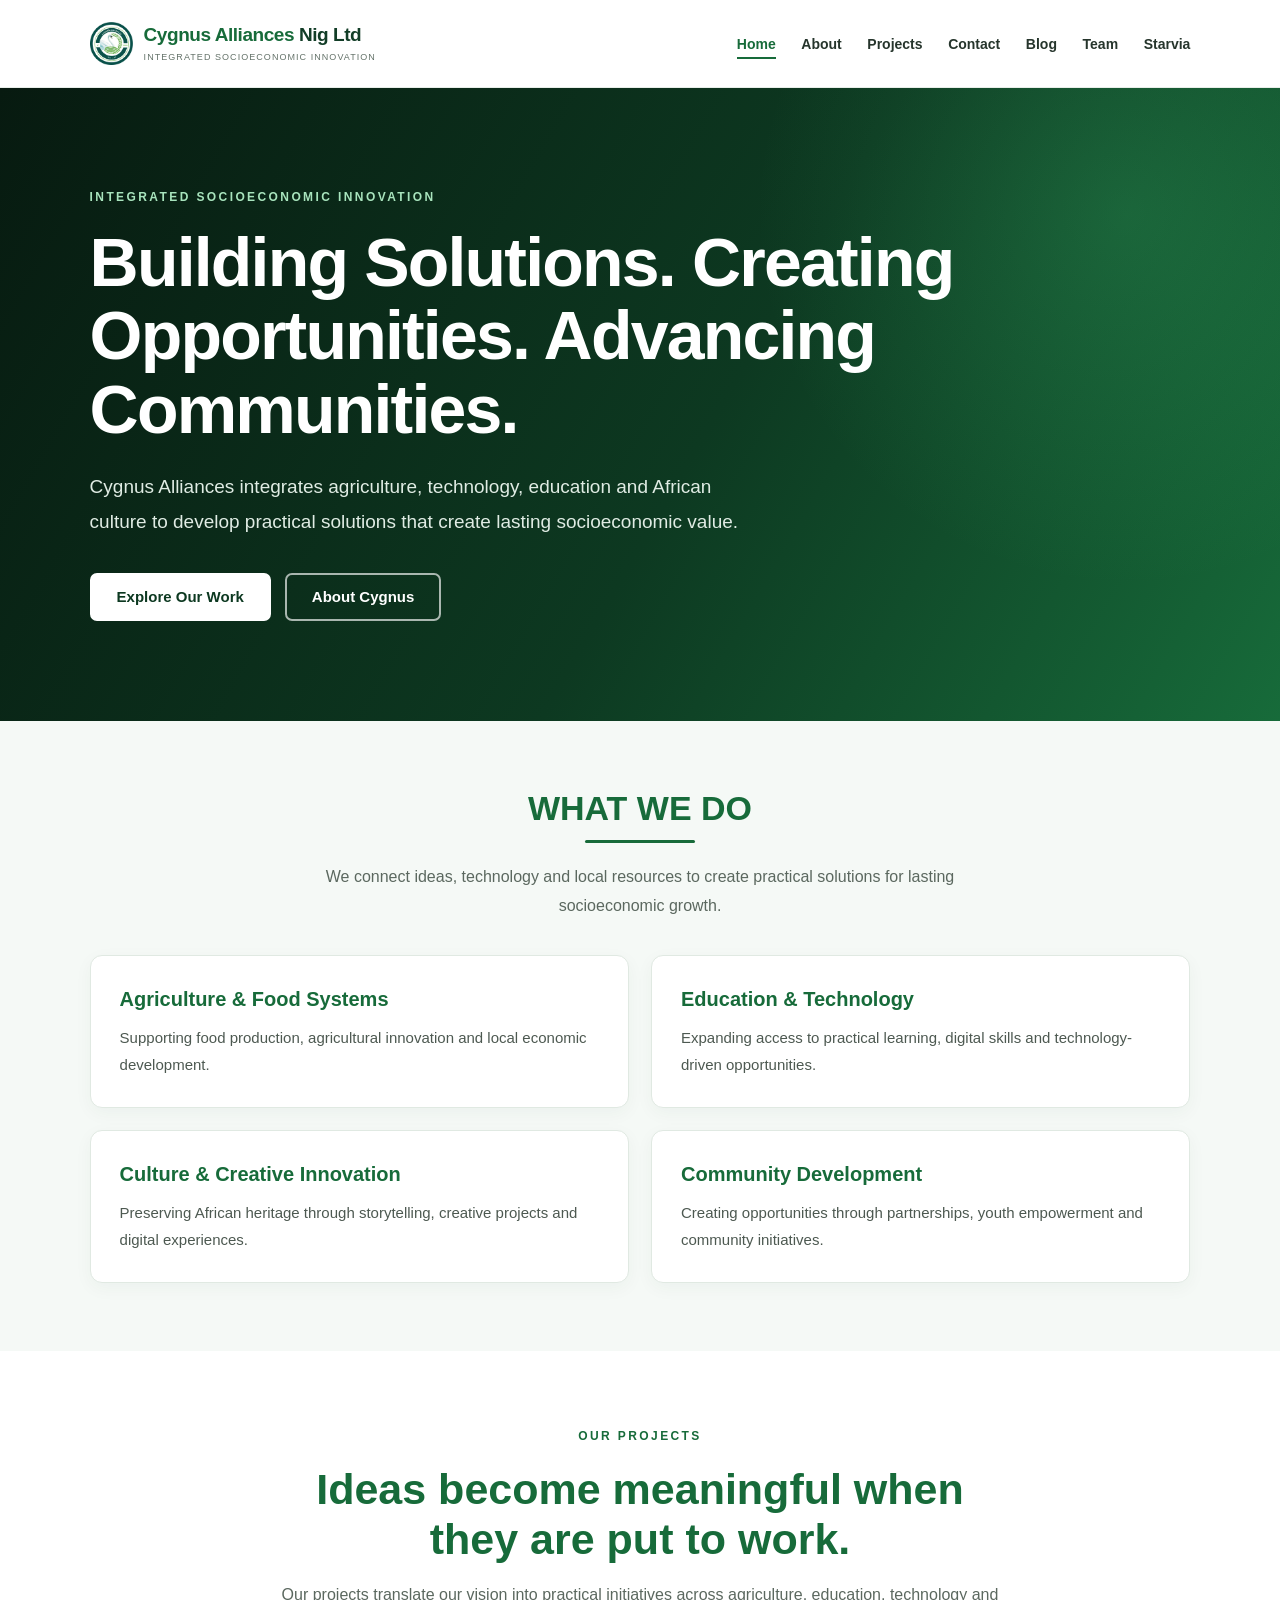
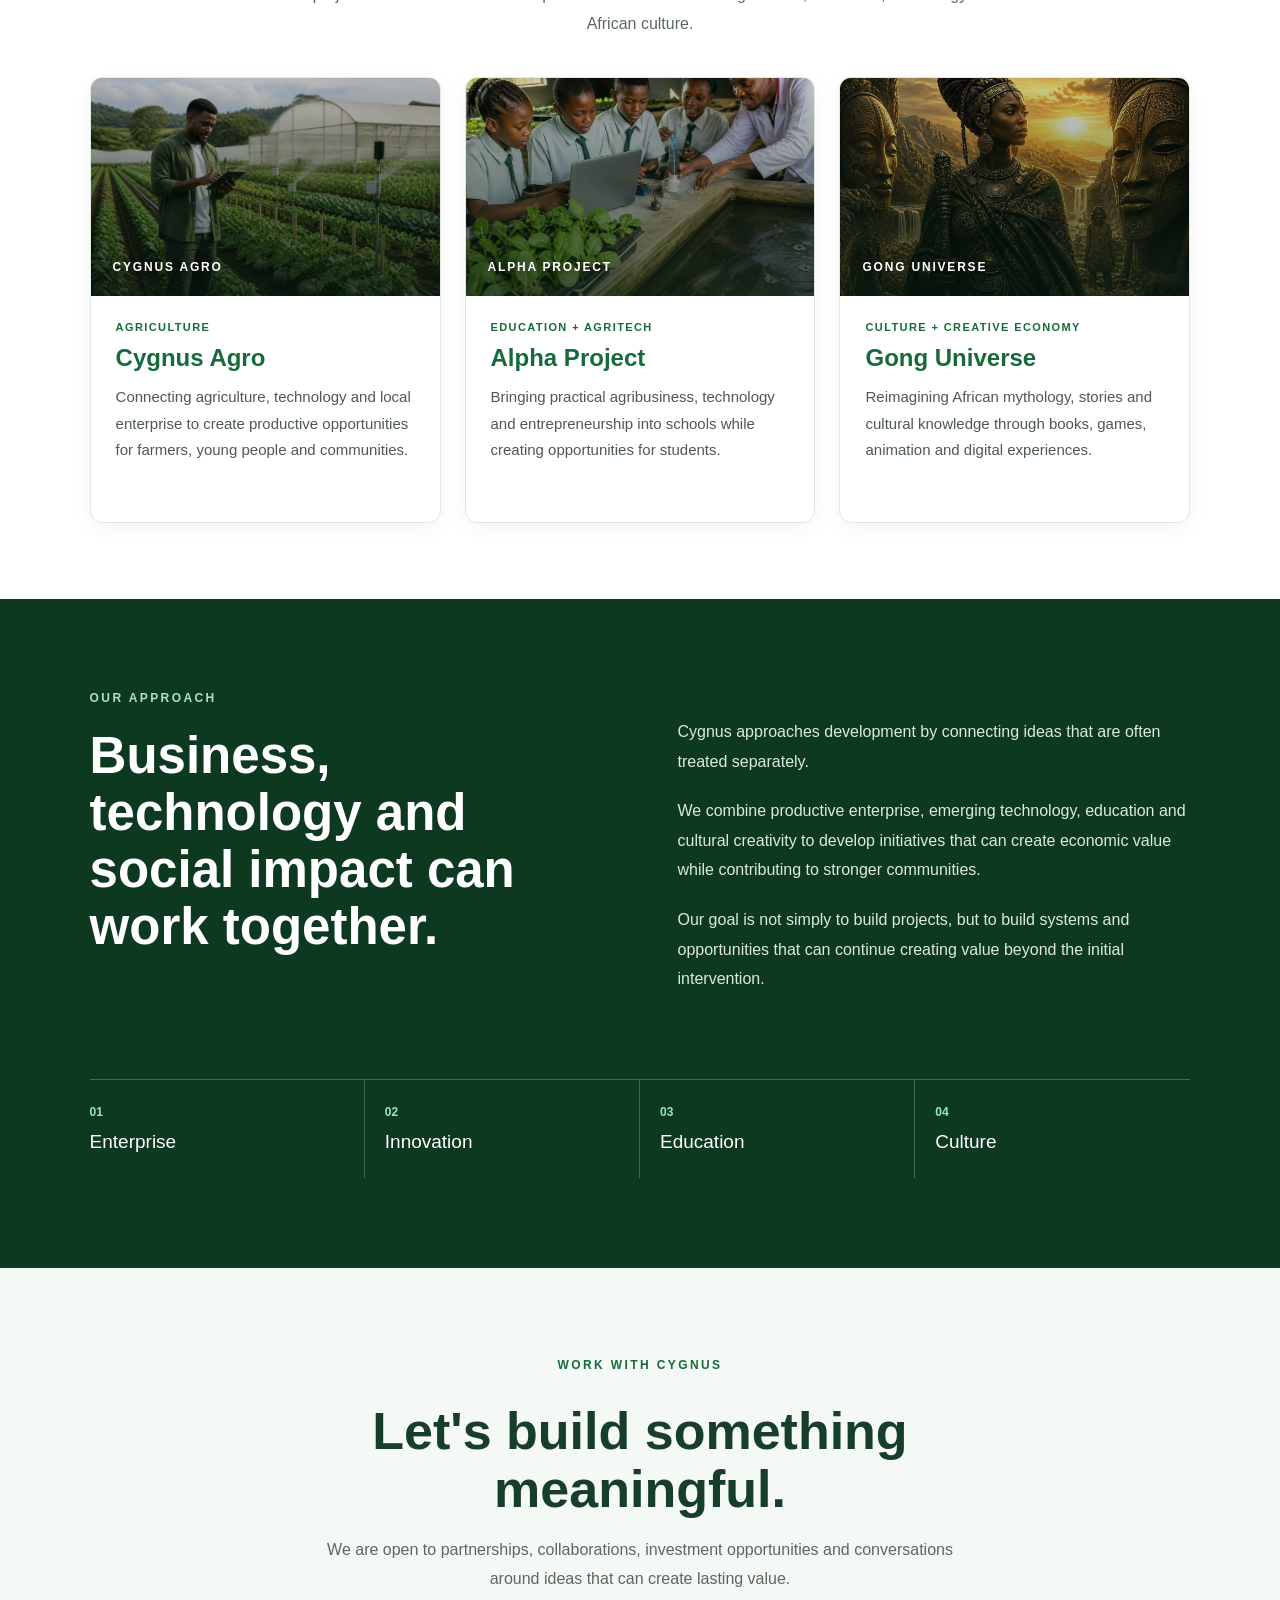
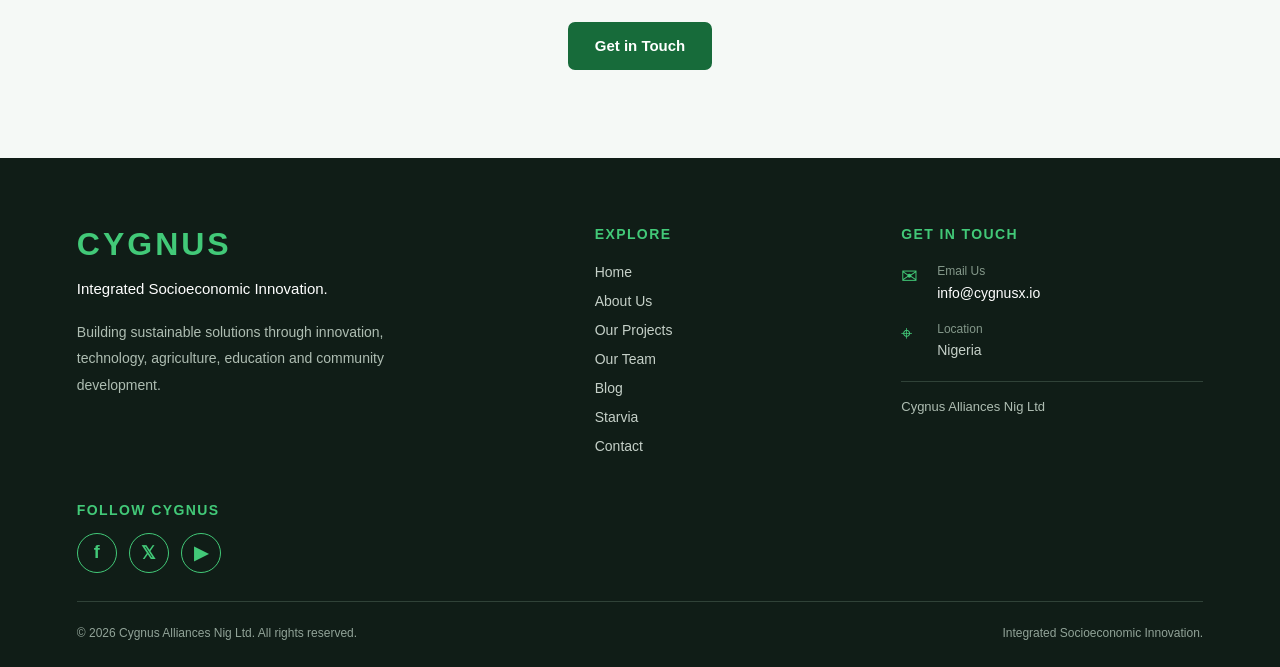
<file: index.html>
<!DOCTYPE html>
<html lang="en">
<head>
    <meta charset="UTF-8">
    <meta name="viewport" content="width=device-width, initial-scale=1.0">
    <meta name="description" content="Cygnus Alliances Nig Ltd integrates agriculture, technology, education and African culture to develop practical solutions that create lasting socioeconomic value.">
    <meta name="theme-color" content="#176b3a">

    <link rel="icon" type="image/png" href="images/cygnus-logo.png">
    <link rel="stylesheet" href="css/style.css">

    <title>Cygnus Alliances Nig Ltd | Integrated Socioeconomic Innovation</title>
</head>

<body>

<header class="navbar">
    <a href="index.html" class="logo" aria-label="Cygnus Alliances Nig Ltd home">
        <img src="images/cygnus-logo.png" alt="Cygnus Alliances logo">
        <span class="logo-text">
            <span class="logo-name">Cygnus Alliances <strong>Nig Ltd</strong></span>
            <span class="logo-tagline">Integrated Socioeconomic Innovation</span>
        </span>
    </a>

    <button
        class="menu-toggle"
        id="menuToggle"
        type="button"
        aria-label="Open navigation menu"
        aria-expanded="false"
        aria-controls="mainNav">
        ☰
    </button>

    <nav id="mainNav" aria-label="Main navigation">
        <a href="index.html" class="active" aria-current="page">Home</a>
        <a href="about.html">About</a>
        <a href="projects.html">Projects</a>
        <a href="contact.html">Contact</a>
        <a href="blog.html">Blog</a>
        <a href="team.html">Team</a>
        <a href="starvia.html">Starvia</a>
    </nav>
</header>

<main>
    <section class="hero">
        <div class="hero-content">
            <p class="eyebrow">INTEGRATED SOCIOECONOMIC INNOVATION</p>

            <h1>Building Solutions. Creating Opportunities. Advancing Communities.</h1>

            <p class="hero-text">
                Cygnus Alliances integrates agriculture, technology, education and African culture to develop practical solutions that create lasting socioeconomic value.
            </p>

            <div class="hero-buttons">
                <a href="projects.html" class="button primary">Explore Our Work</a>
                <a href="about.html" class="button secondary">About Cygnus</a>
            </div>
        </div>
    </section>

    <section class="core-areas">
        <div class="section-heading">
            <h2>WHAT WE DO</h2>
            <p>
                We connect ideas, technology and local resources to create practical solutions for lasting socioeconomic growth.
            </p>
        </div>

        <div class="areas-grid">
            <article class="area-card">
                <h3>Agriculture &amp; Food Systems</h3>
                <p>Supporting food production, agricultural innovation and local economic development.</p>
            </article>

            <article class="area-card">
                <h3>Education &amp; Technology</h3>
                <p>Expanding access to practical learning, digital skills and technology-driven opportunities.</p>
            </article>

            <article class="area-card">
                <h3>Culture &amp; Creative Innovation</h3>
                <p>Preserving African heritage through storytelling, creative projects and digital experiences.</p>
            </article>

            <article class="area-card">
                <h3>Community Development</h3>
                <p>Creating opportunities through partnerships, youth empowerment and community initiatives.</p>
            </article>
        </div>
    </section>

    <section class="projects">
        <div class="section-heading">
            <p class="eyebrow green">OUR PROJECTS</p>
            <h2>Ideas become meaningful when they are put to work.</h2>
            <p>
                Our projects translate our vision into practical initiatives across agriculture, education, technology and African culture.
            </p>
        </div>

        <div class="project-grid">
            <article class="project-card">
                <div class="project-image agro-image">
                    <span>CYGNUS AGRO</span>
                </div>
                <div class="project-content">
                    <p class="project-category">AGRICULTURE</p>
                    <h3>Cygnus Agro</h3>
                    <p>
                        Connecting agriculture, technology and local enterprise to create productive opportunities for farmers, young people and communities.
                    </p>
                    <a href="projects.html">Explore project →</a>
                </div>
            </article>

            <article class="project-card">
                <div class="project-image alpha-image">
                    <span>ALPHA PROJECT</span>
                </div>
                <div class="project-content">
                    <p class="project-category">EDUCATION + AGRITECH</p>
                    <h3>Alpha Project</h3>
                    <p>
                        Bringing practical agribusiness, technology and entrepreneurship into schools while creating opportunities for students.
                    </p>
                    <a href="projects.html">Explore project →</a>
                </div>
            </article>

            <article class="project-card">
                <div class="project-image gong-image">
                    <span>GONG UNIVERSE</span>
                </div>
                <div class="project-content">
                    <p class="project-category">CULTURE + CREATIVE ECONOMY</p>
                    <h3>Gong Universe</h3>
                    <p>
                        Reimagining African mythology, stories and cultural knowledge through books, games, animation and digital experiences.
                    </p>
                    <a href="projects.html">Explore project →</a>
                </div>
            </article>
        </div>
    </section>

    <section class="approach">
        <div class="approach-content">
            <div class="approach-heading">
                <p class="eyebrow">OUR APPROACH</p>
                <h2>Business, technology and social impact can work together.</h2>
            </div>

            <div class="approach-text">
                <p>Cygnus approaches development by connecting ideas that are often treated separately.</p>
                <p>
                    We combine productive enterprise, emerging technology, education and cultural creativity to develop initiatives that can create economic value while contributing to stronger communities.
                </p>
                <p>
                    Our goal is not simply to build projects, but to build systems and opportunities that can continue creating value beyond the initial intervention.
                </p>
            </div>
        </div>

        <div class="approach-pillars">
            <div><strong>01</strong><span>Enterprise</span></div>
            <div><strong>02</strong><span>Innovation</span></div>
            <div><strong>03</strong><span>Education</span></div>
            <div><strong>04</strong><span>Culture</span></div>
        </div>
    </section>

    <section class="contact-cta">
        <div class="contact-cta-content">
            <p class="eyebrow green">WORK WITH CYGNUS</p>
            <h2>Let's build something meaningful.</h2>
            <p>
                We are open to partnerships, collaborations, investment opportunities and conversations around ideas that can create lasting value.
            </p>
            <a href="contact.html" class="button cta-button">Get in Touch</a>
        </div>
    </section>
</main>

<footer class="cygnus-footer">
    <div class="footer-content">
        <div class="footer-brand">
            <div class="footer-logo">CYGNUS</div>
            <p class="footer-tagline">Integrated Socioeconomic Innovation.</p>
            <p class="footer-description">
                Building sustainable solutions through innovation, technology, agriculture, education and community development.
            </p>
        </div>

        <div class="footer-navigation">
            <h3>Explore</h3>
            <div class="footer-links">
                <a href="index.html">Home</a>
                <a href="about.html">About Us</a>
                <a href="projects.html">Our Projects</a>
                <a href="team.html">Our Team</a>
                <a href="blog.html">Blog</a>
                <a href="starvia.html">Starvia</a>
                <a href="contact.html">Contact</a>
            </div>
        </div>

        <div class="footer-contact">
            <h3>Get in Touch</h3>

            <div class="footer-contact-item">
                <span class="footer-contact-icon" aria-hidden="true">✉</span>
                <div>
                    <span class="footer-label">Email Us</span>
                    <a href="mailto:info@cygnusx.io">info@cygnusx.io</a>
                </div>
            </div>

            <div class="footer-contact-item">
                <span class="footer-contact-icon" aria-hidden="true">⌖</span>
                <div>
                    <span class="footer-label">Location</span>
                    <p>Nigeria</p>
                </div>
            </div>

            <div class="footer-company">Cygnus Alliances Nig Ltd</div>
        </div>
    </div>

    <div class="footer-social">
        <h3>Follow Cygnus</h3>
        <div class="footer-social-links">
            <a href="https://www.facebook.com/share/1QagBHySaq/?mibextid=wwXIfr"
               target="_blank" rel="noopener noreferrer"
               aria-label="Cygnus on Facebook"><span>f</span></a>

            <!-- Replace this placeholder with the official Cygnus X profile URL. -->
            <a href="YOUR_X_PROFILE_URL"
               target="_blank" rel="noopener noreferrer"
               aria-label="Cygnus on X"><span>𝕏</span></a>

            <a href="https://youtube.com/@cygnusalliances?si=4Abw4vh-zBStGybl"
               target="_blank" rel="noopener noreferrer"
               aria-label="Cygnus on YouTube"><span>▶</span></a>
        </div>
    </div>

    <div class="footer-bottom">
        <p>© 2026 Cygnus Alliances Nig Ltd. All rights reserved.</p>
        <span>Integrated Socioeconomic Innovation.</span>
    </div>
</footer>

<script src="js/navigation.js"></script>
</body>
</html>
</file>
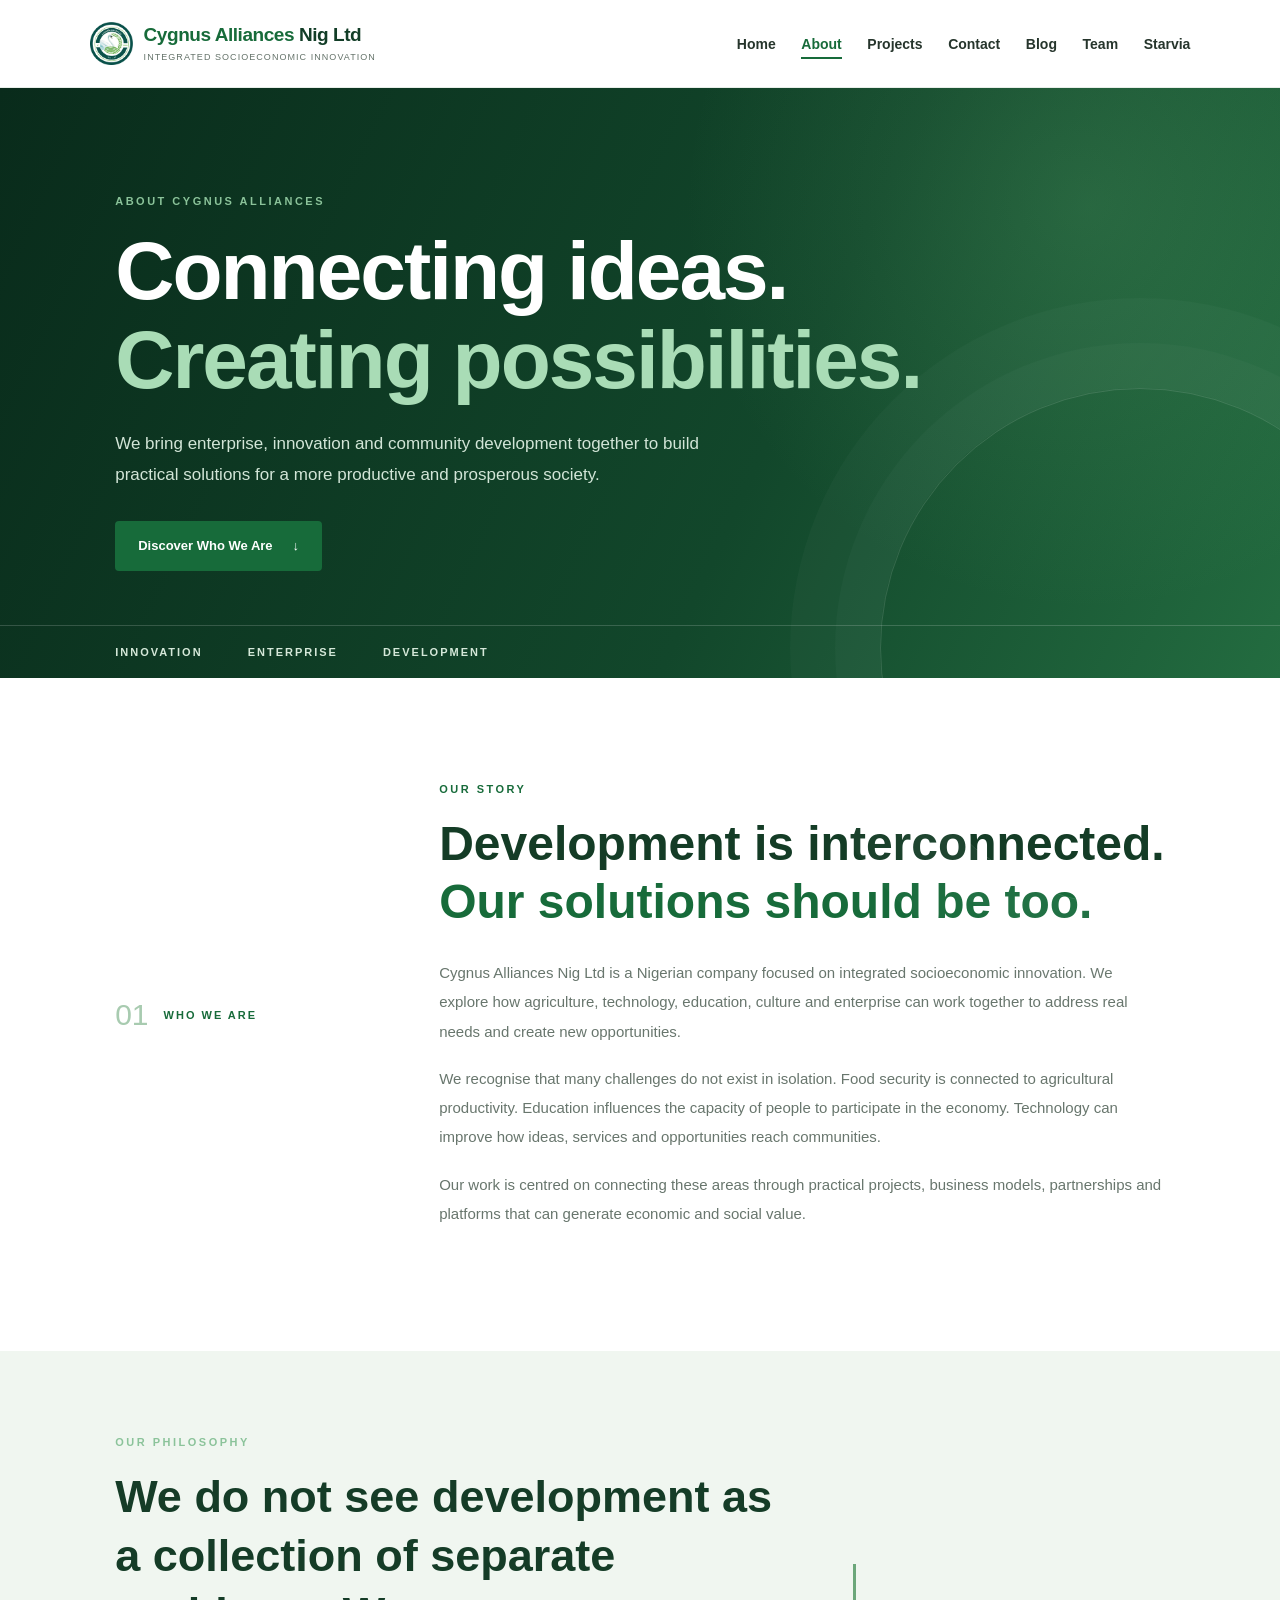
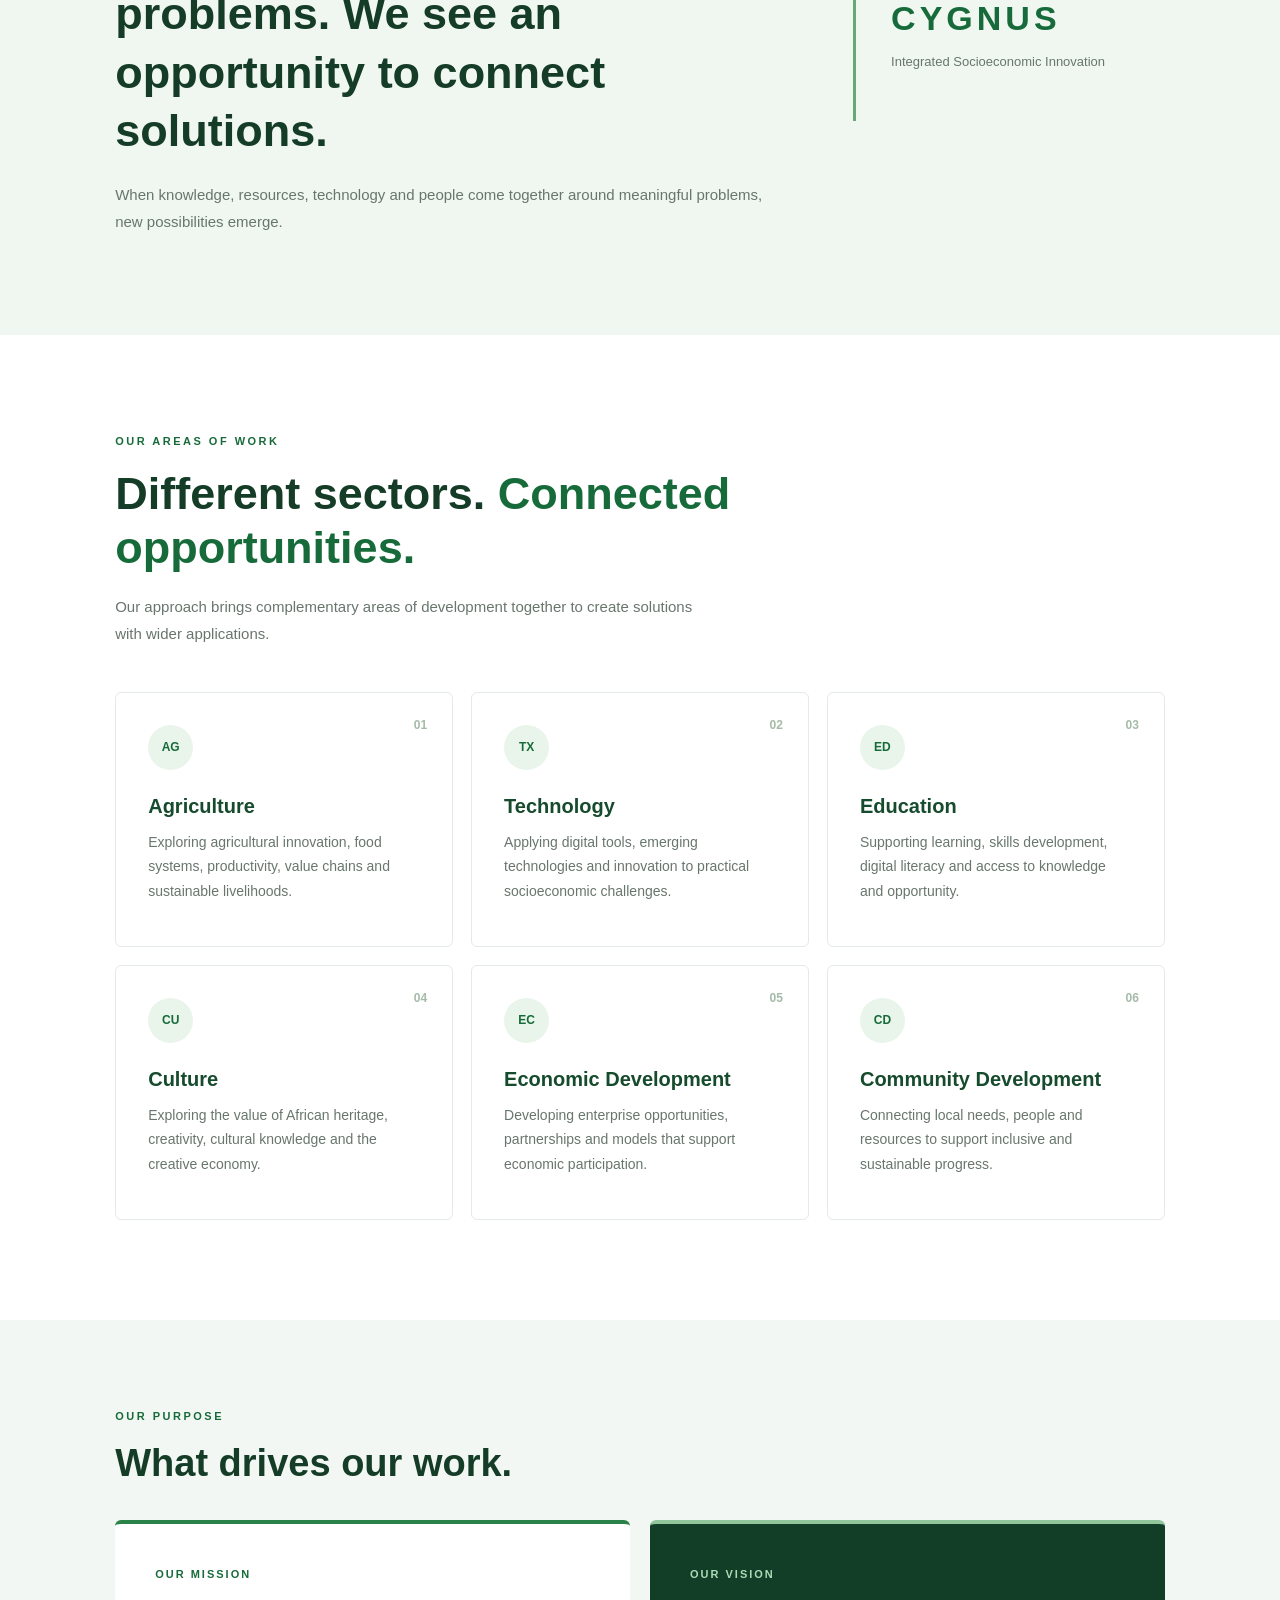
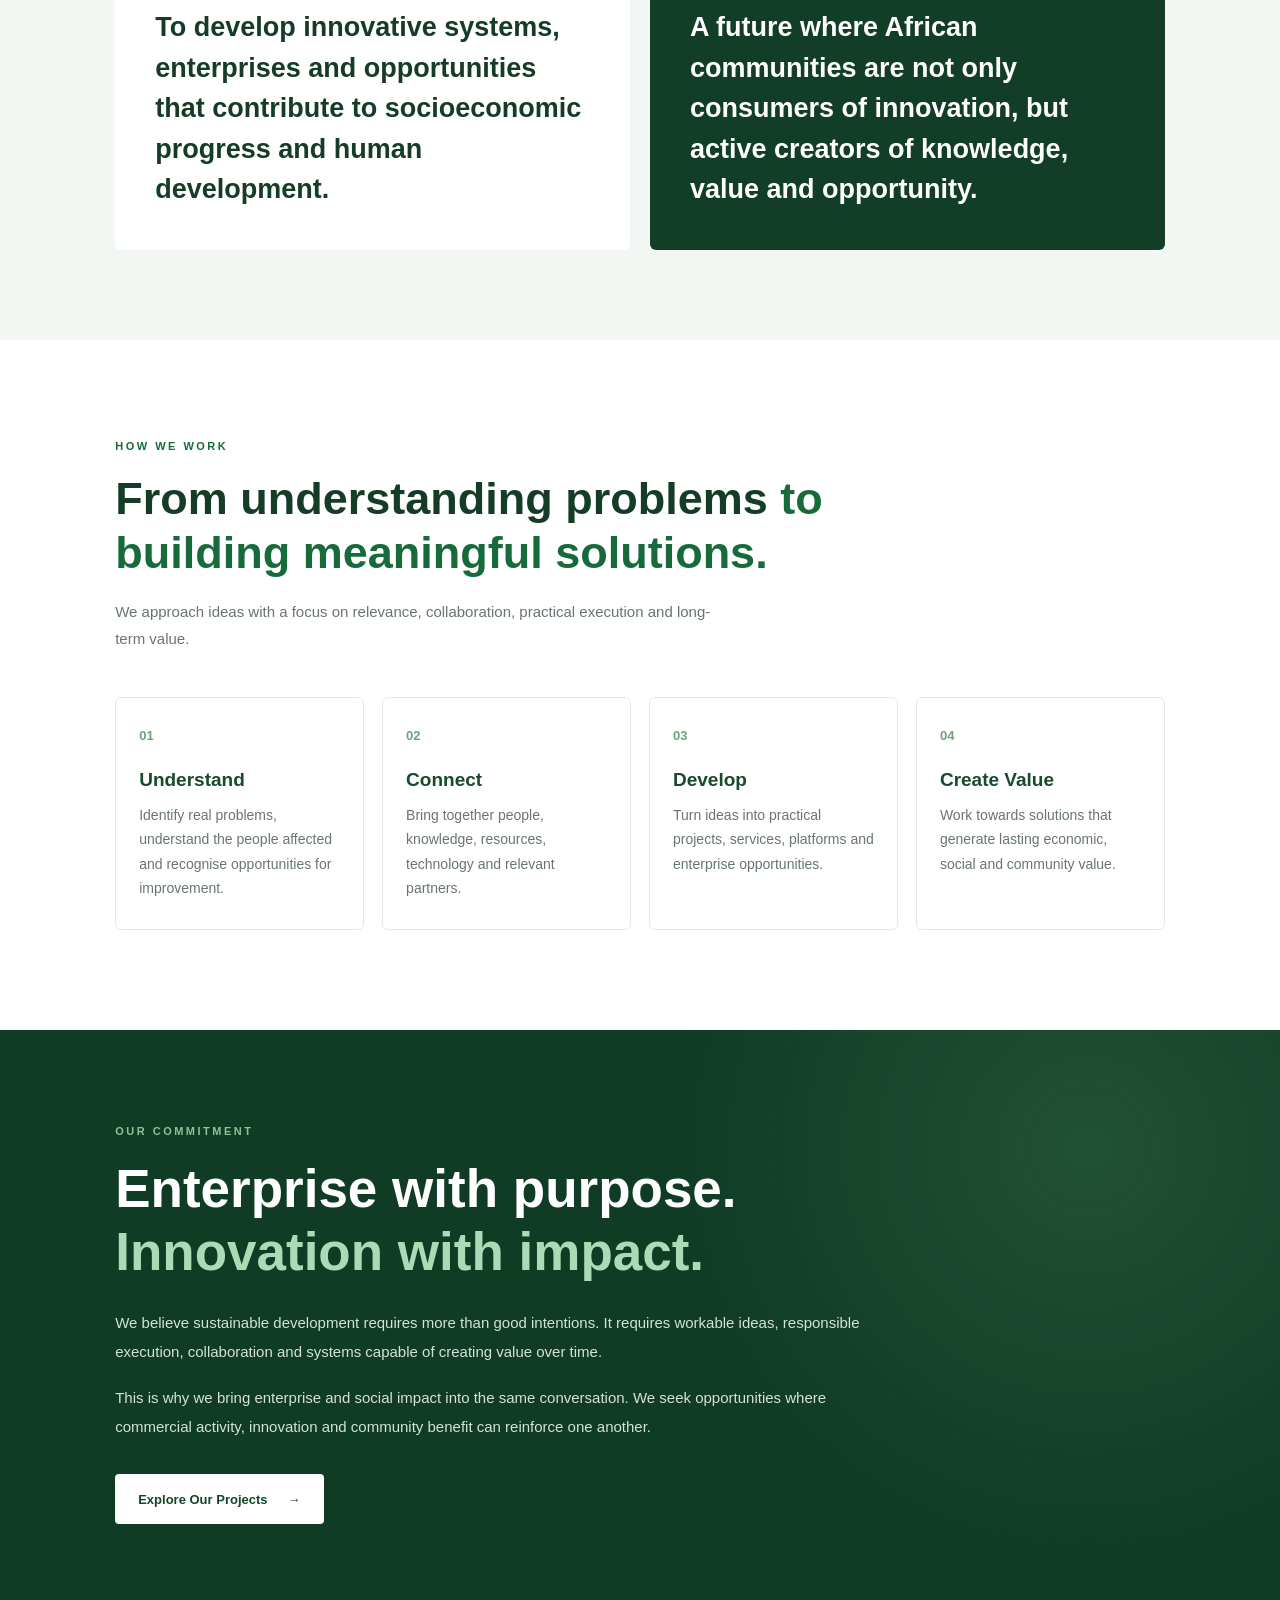
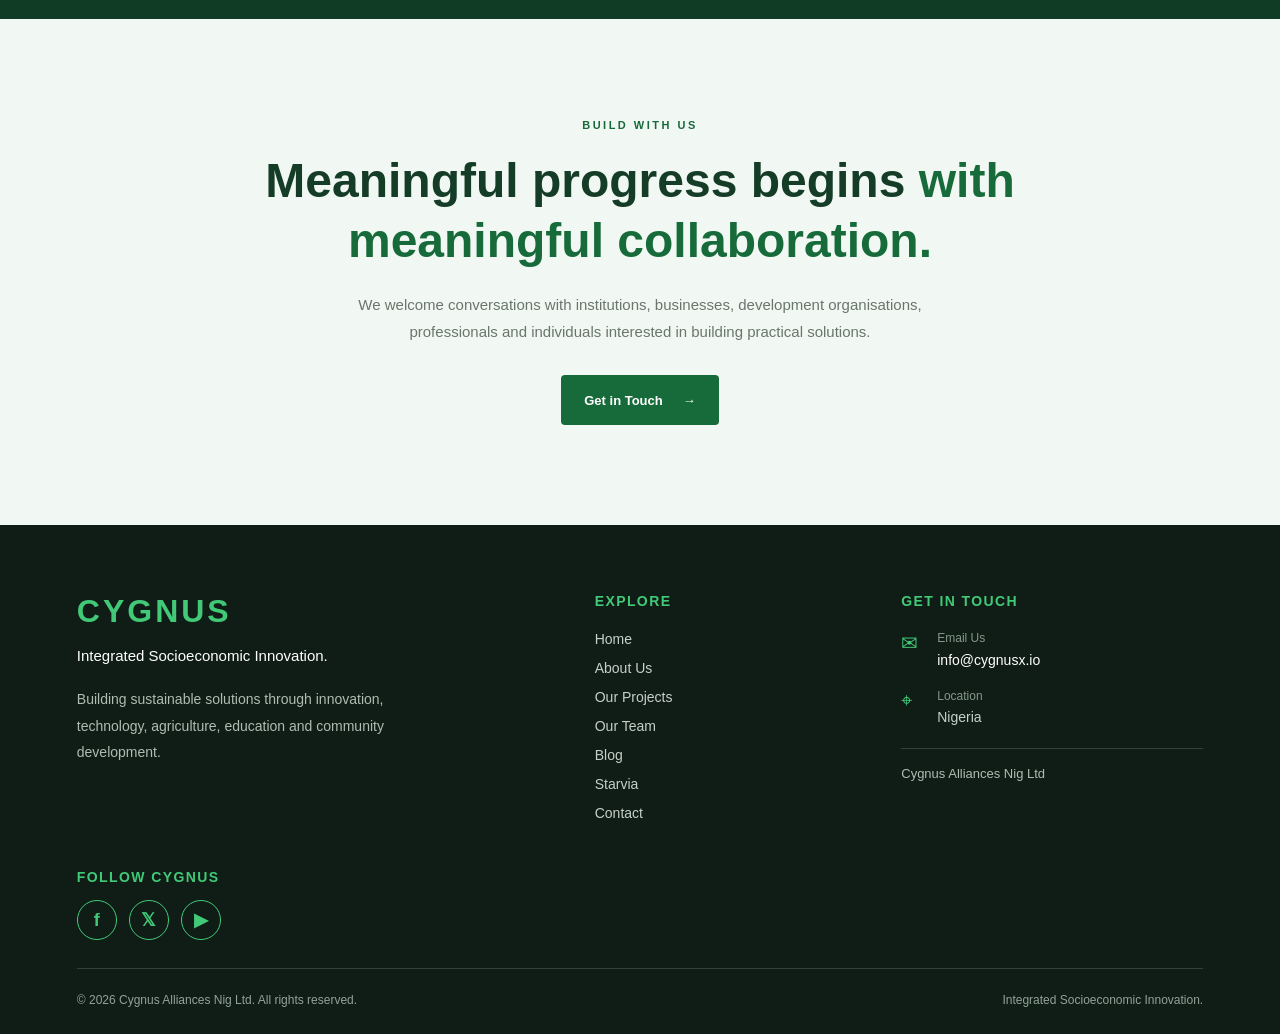
<file: about.html>
<!DOCTYPE html>
<html lang="en">
<head>
    <link rel="icon" type="image/png" href="images/cygnus-logo.png">
    <meta charset="UTF-8">
    <meta name="viewport" content="width=device-width, initial-scale=1.0">

    <title>About Us | Cygnus Alliances Nig Ltd</title>
    <meta name="description" content="Discover Cygnus Alliances Nig Ltd, a Nigerian company advancing integrated socioeconomic innovation across agriculture, technology, education, culture and economic development.">

    <link rel="stylesheet" href="css/style.css">
    <link rel="stylesheet" href="css/about.css">
</head>

<body>

<header class="navbar">
    <a href="index.html" class="logo">
        <img src="images/cygnus-logo.png" alt="Cygnus Alliances Logo">

        <span class="logo-text">
            <span class="logo-name">
                Cygnus Alliances <strong>Nig Ltd</strong>
            </span>
            <span class="logo-tagline">
                Integrated Socioeconomic Innovation
            </span>
        </span>
    </a>

    <button class="menu-toggle" id="menuToggle"
        aria-label="Open navigation menu"
        aria-expanded="false"
        aria-controls="mainNav">
        ☰
    </button>

    <nav id="mainNav">
        <a href="index.html">Home</a>
        <a href="about.html" class="active" aria-current="page">About</a>
        <a href="projects.html">Projects</a>
        <a href="contact.html">Contact</a>
        <a href="blog.html">Blog</a>
        <a href="team.html">Team</a>
        <a href="starvia.html">Starvia</a>
    </nav>
</header>


<main class="about-page">

    <!-- HERO -->
    <section class="about-hero">
        <div class="about-hero-content">

            <p class="about-eyebrow">ABOUT CYGNUS ALLIANCES</p>

            <h1>
                Connecting ideas.
                <span>Creating possibilities.</span>
            </h1>

            <p>
                We bring enterprise, innovation and community development
                together to build practical solutions for a more productive
                and prosperous society.
            </p>

            <a href="#our-story" class="about-button">
                Discover Who We Are <span>↓</span>
            </a>

        </div>

        <div class="about-hero-bottom">
            <span>Innovation</span>
            <span>Enterprise</span>
            <span>Development</span>
        </div>
    </section>


    <!-- WHO WE ARE -->
    <section class="about-story" id="our-story">

        <div class="about-story-label">
            <span>01</span>
            <p>WHO WE ARE</p>
        </div>

        <div class="about-story-content">

            <p class="about-eyebrow">OUR STORY</p>

            <h2>
                Development is interconnected.
                <span>Our solutions should be too.</span>
            </h2>

            <p>
                Cygnus Alliances Nig Ltd is a Nigerian company focused on
                integrated socioeconomic innovation. We explore how
                agriculture, technology, education, culture and enterprise
                can work together to address real needs and create new
                opportunities.
            </p>

            <p>
                We recognise that many challenges do not exist in isolation.
                Food security is connected to agricultural productivity.
                Education influences the capacity of people to participate
                in the economy. Technology can improve how ideas, services
                and opportunities reach communities.
            </p>

            <p>
                Our work is centred on connecting these areas through
                practical projects, business models, partnerships and
                platforms that can generate economic and social value.
            </p>

        </div>

    </section>


    <!-- OUR PHILOSOPHY -->
    <section class="about-philosophy">

        <div class="about-philosophy-content">

            <p class="about-eyebrow">OUR PHILOSOPHY</p>

            <h2>
                We do not see development as a collection of separate
                problems. We see an opportunity to connect solutions.
            </h2>

            <p>
                When knowledge, resources, technology and people come
                together around meaningful problems, new possibilities
                emerge.
            </p>

        </div>

        <div class="about-philosophy-mark">
            <span>CYGNUS</span>
            <p>Integrated Socioeconomic Innovation</p>
        </div>

    </section>


    <!-- OUR ECOSYSTEM -->
    <section class="about-ecosystem">

        <div class="about-section-heading">
            <p class="about-eyebrow">OUR AREAS OF WORK</p>

            <h2>
                Different sectors.
                <span>Connected opportunities.</span>
            </h2>

            <p>
                Our approach brings complementary areas of development
                together to create solutions with wider applications.
            </p>
        </div>

        <div class="about-ecosystem-grid">

            <article class="about-ecosystem-card">
                <span class="about-card-number">01</span>
                <div class="about-sector-symbol">AG</div>
                <h3>Agriculture</h3>
                <p>
                    Exploring agricultural innovation, food systems,
                    productivity, value chains and sustainable livelihoods.
                </p>
            </article>

            <article class="about-ecosystem-card">
                <span class="about-card-number">02</span>
                <div class="about-sector-symbol">TX</div>
                <h3>Technology</h3>
                <p>
                    Applying digital tools, emerging technologies
                    and innovation to practical socioeconomic challenges.
                </p>
            </article>

            <article class="about-ecosystem-card">
                <span class="about-card-number">03</span>
                <div class="about-sector-symbol">ED</div>
                <h3>Education</h3>
                <p>
                    Supporting learning, skills development, digital
                    literacy and access to knowledge and opportunity.
                </p>
            </article>

            <article class="about-ecosystem-card">
                <span class="about-card-number">04</span>
                <div class="about-sector-symbol">CU</div>
                <h3>Culture</h3>
                <p>
                    Exploring the value of African heritage, creativity,
                    cultural knowledge and the creative economy.
                </p>
            </article>

            <article class="about-ecosystem-card">
                <span class="about-card-number">05</span>
                <div class="about-sector-symbol">EC</div>
                <h3>Economic Development</h3>
                <p>
                    Developing enterprise opportunities, partnerships
                    and models that support economic participation.
                </p>
            </article>

            <article class="about-ecosystem-card">
                <span class="about-card-number">06</span>
                <div class="about-sector-symbol">CD</div>
                <h3>Community Development</h3>
                <p>
                    Connecting local needs, people and resources
                    to support inclusive and sustainable progress.
                </p>
            </article>

        </div>

    </section>


    <!-- MISSION AND VISION -->
    <section class="about-purpose">

        <div class="about-purpose-heading">
            <p class="about-eyebrow">OUR PURPOSE</p>
            <h2>What drives our work.</h2>
        </div>

        <div class="about-purpose-grid">

            <article class="about-purpose-card">
                <span>OUR MISSION</span>

                <h3>
                    To develop innovative systems, enterprises and
                    opportunities that contribute to socioeconomic
                    progress and human development.
                </h3>
            </article>

            <article class="about-purpose-card vision">
                <span>OUR VISION</span>

                <h3>
                    A future where African communities are not only
                    consumers of innovation, but active creators
                    of knowledge, value and opportunity.
                </h3>
            </article>

        </div>

    </section>


    <!-- HOW WE WORK -->
    <section class="about-method">

        <div class="about-section-heading">
            <p class="about-eyebrow">HOW WE WORK</p>

            <h2>
                From understanding problems
                <span>to building meaningful solutions.</span>
            </h2>

            <p>
                We approach ideas with a focus on relevance, collaboration,
                practical execution and long-term value.
            </p>
        </div>

        <div class="about-method-grid">

            <article>
                <span>01</span>
                <h3>Understand</h3>
                <p>
                    Identify real problems, understand the people affected
                    and recognise opportunities for improvement.
                </p>
            </article>

            <article>
                <span>02</span>
                <h3>Connect</h3>
                <p>
                    Bring together people, knowledge, resources,
                    technology and relevant partners.
                </p>
            </article>

            <article>
                <span>03</span>
                <h3>Develop</h3>
                <p>
                    Turn ideas into practical projects, services,
                    platforms and enterprise opportunities.
                </p>
            </article>

            <article>
                <span>04</span>
                <h3>Create Value</h3>
                <p>
                    Work towards solutions that generate lasting
                    economic, social and community value.
                </p>
            </article>

        </div>

    </section>


    <!-- ENTERPRISE AND IMPACT -->
    <section class="about-impact">

        <div class="about-impact-content">

            <p class="about-eyebrow">OUR COMMITMENT</p>

            <h2>
                Enterprise with purpose.
                <span>Innovation with impact.</span>
            </h2>

            <p>
                We believe sustainable development requires more than
                good intentions. It requires workable ideas, responsible
                execution, collaboration and systems capable of creating
                value over time.
            </p>

            <p>
                This is why we bring enterprise and social impact into
                the same conversation. We seek opportunities where
                commercial activity, innovation and community benefit
                can reinforce one another.
            </p>

            <a href="projects.html" class="about-button">
                Explore Our Projects <span>→</span>
            </a>

        </div>

    </section>


    <!-- PARTNERSHIP CTA -->
    <section class="about-cta">

        <p class="about-eyebrow">BUILD WITH US</p>

        <h2>
            Meaningful progress begins
            <span>with meaningful collaboration.</span>
        </h2>

        <p>
            We welcome conversations with institutions, businesses,
            development organisations, professionals and individuals
            interested in building practical solutions.
        </p>

        <a href="contact.html" class="about-button">
            Get in Touch <span>→</span>
        </a>

    </section>

</main>


<!-- FOOTER -->
<footer class="cygnus-footer">

    <div class="footer-content">

        <div class="footer-brand">
            <div class="footer-logo">CYGNUS</div>

            <p class="footer-tagline">
                Integrated Socioeconomic Innovation.
            </p>

            <p class="footer-description">
                Building sustainable solutions through innovation,
                technology, agriculture, education and community development.
            </p>
        </div>

        <div class="footer-navigation">
            <h3>Explore</h3>

            <div class="footer-links">
                <a href="index.html">Home</a>
                <a href="about.html">About Us</a>
                <a href="projects.html">Our Projects</a>
                <a href="team.html">Our Team</a>
                <a href="blog.html">Blog</a>
                <a href="starvia.html">Starvia</a>
                <a href="contact.html">Contact</a>
            </div>
        </div>

        <div class="footer-contact">
            <h3>Get in Touch</h3>

            <div class="footer-contact-item">
                <span class="footer-contact-icon">✉</span>
                <div>
                    <span class="footer-label">Email Us</span>
                    <a href="mailto:info@cygnusx.io">
                        info@cygnusx.io
                    </a>
                </div>
            </div>

            <div class="footer-contact-item">
                <span class="footer-contact-icon">⌖</span>
                <div>
                    <span class="footer-label">Location</span>
                    <p>Nigeria</p>
                </div>
            </div>

            <div class="footer-company">
                Cygnus Alliances Nig Ltd
            </div>
        </div>

    </div>


    <div class="footer-social">

        <h3>Follow Cygnus</h3>

        <div class="footer-social-links">

            <a href="https://www.facebook.com/share/1QagBHySaq/?mibextid=wwXIfr"
               target="_blank"
               rel="noopener noreferrer"
               aria-label="Cygnus on Facebook">
                <span>f</span>
            </a>

            <a href="YOUR_X_PROFILE_URL"
               target="_blank"
               rel="noopener noreferrer"
               aria-label="Cygnus on X">
                <span>𝕏</span>
            </a>

            <a href="https://youtube.com/@cygnusalliances?si=4Abw4vh-zBStGybl"
               target="_blank"
               rel="noopener noreferrer"
               aria-label="Cygnus on YouTube">
                <span>▶</span>
            </a>

        </div>

    </div>


    <div class="footer-bottom">

        <p>
            © 2026 Cygnus Alliances Nig Ltd. All rights reserved.
        </p>

        <span>Integrated Socioeconomic Innovation.</span>

    </div>

</footer>

<script src="js/navigation.js"></script>

</body>
</html>
</file>
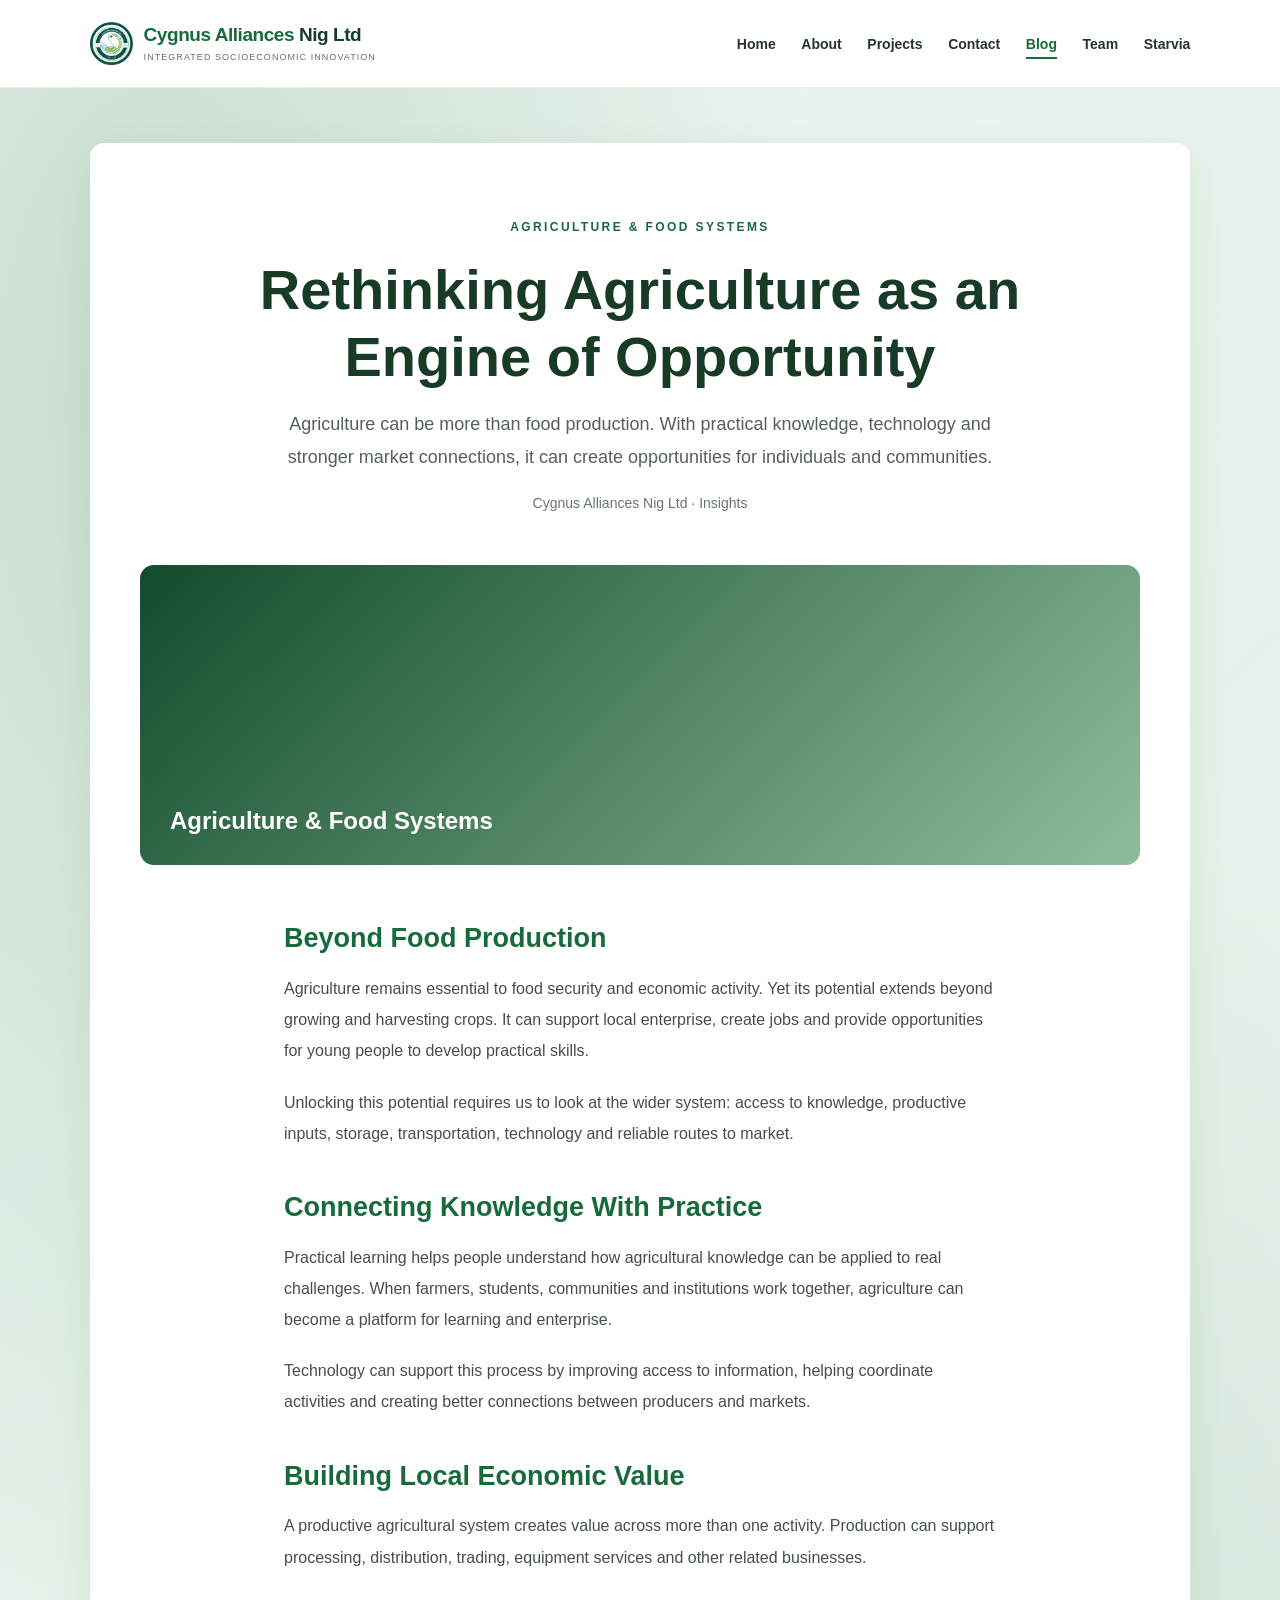
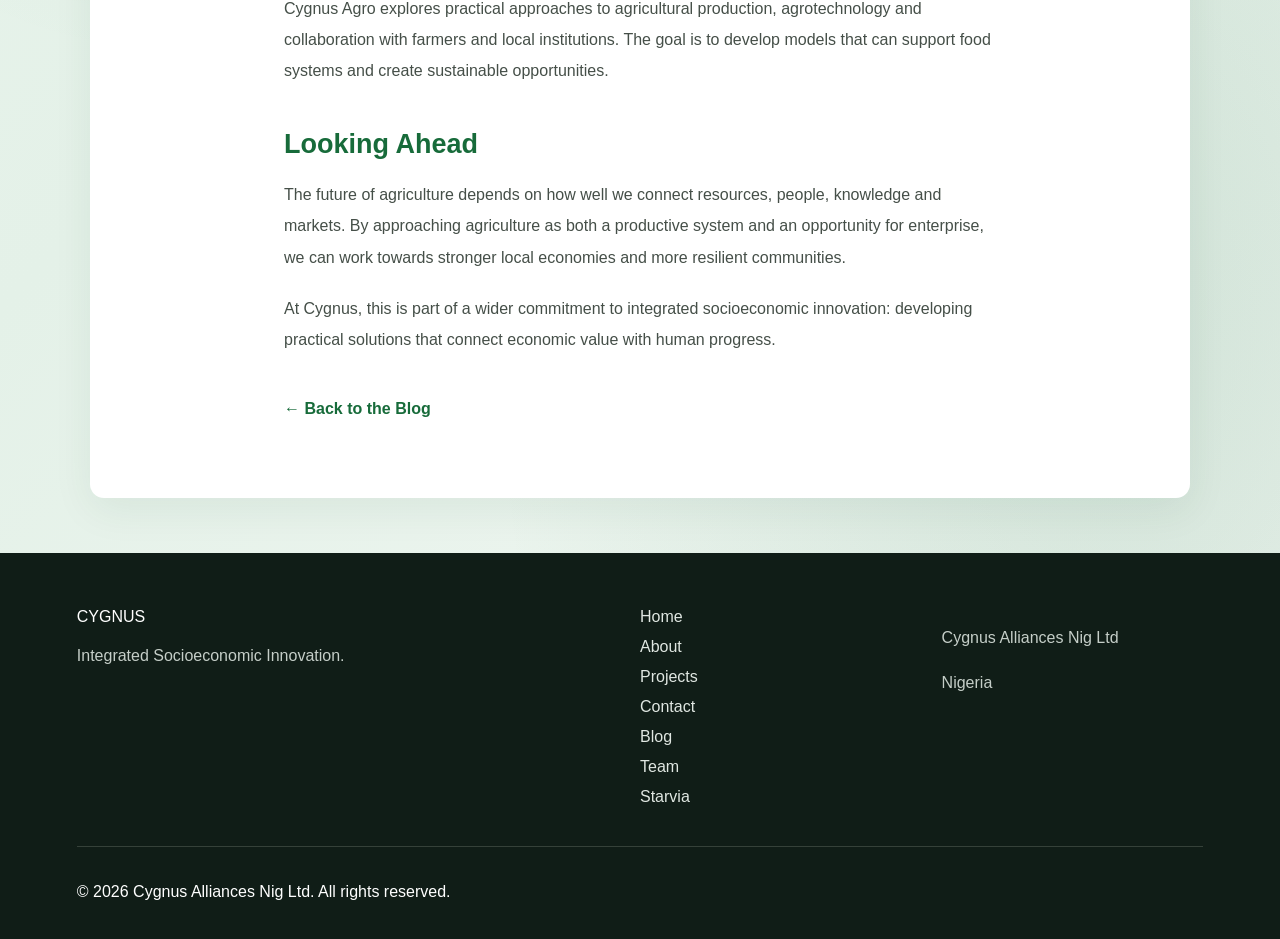
<file: article-agriculture.html>
<!DOCTYPE html>
<html lang="en">
<head>
    <meta charset="UTF-8">
    <meta name="viewport" content="width=device-width, initial-scale=1.0">
    <title>Rethinking Agriculture | Cygnus Alliances Nig Ltd</title>
    <meta name="description" content="Explore how productive agriculture can support food security, local enterprise and youth opportunity.">
    <link rel="stylesheet" href="css/style.css?v=5">
</head>
<body class="agriculture-article">

    
<header class="navbar">
    <a href="index.html" class="logo">
        <img src="images/cygnus-logo.png" alt="Cygnus Alliances Logo">

        <span class="logo-text">
            <span class="logo-name">
                Cygnus Alliances <strong>Nig Ltd</strong>
            </span>
            <span class="logo-tagline">
                Integrated Socioeconomic Innovation
            </span>
        </span>
    </a>

    <button class="menu-toggle"
            id="menuToggle"
            type="button"
            aria-label="Open navigation menu"
            aria-expanded="false"
            aria-controls="mainNav">
        ☰
    </button>

    <nav id="mainNav">
        <a href="index.html">Home</a>
        <a href="about.html">About</a>
        <a href="projects.html">Projects</a>
        <a href="contact.html">Contact</a>
        <a href="blog.html" class="active" aria-current="page">Blog</a>
        <a href="team.html">Team</a>
        <a href="starvia.html">Starvia</a>
    </nav>
</header>


    <main>
        <article class="article-page">

            <header class="article-header">
                <p class="eyebrow green">AGRICULTURE &amp; FOOD SYSTEMS</p>

                <h1>Rethinking Agriculture as an Engine of Opportunity</h1>

                <p class="article-intro">
                    Agriculture can be more than food production.
                    With practical knowledge, technology and stronger
                    market connections, it can create opportunities
                    for individuals and communities.
                </p>

                <p class="article-meta">
                    Cygnus Alliances Nig Ltd · Insights
                </p>
            </header>

            <div class="article-cover">
                <span>Agriculture &amp; Food Systems</span>
            </div>

            <div class="article-body">
                <h2>Beyond Food Production</h2>

                <p>
                    Agriculture remains essential to food security and
                    economic activity. Yet its potential extends beyond
                    growing and harvesting crops. It can support local
                    enterprise, create jobs and provide opportunities
                    for young people to develop practical skills.
                </p>

                <p>
                    Unlocking this potential requires us to look at the
                    wider system: access to knowledge, productive inputs,
                    storage, transportation, technology and reliable
                    routes to market.
                </p>

                <h2>Connecting Knowledge With Practice</h2>

                <p>
                    Practical learning helps people understand how
                    agricultural knowledge can be applied to real
                    challenges. When farmers, students, communities
                    and institutions work together, agriculture can
                    become a platform for learning and enterprise.
                </p>

                <p>
                    Technology can support this process by improving
                    access to information, helping coordinate activities
                    and creating better connections between producers
                    and markets.
                </p>

                <h2>Building Local Economic Value</h2>

                <p>
                    A productive agricultural system creates value
                    across more than one activity. Production can
                    support processing, distribution, trading,
                    equipment services and other related businesses.
                </p>

                <p>
                    Cygnus Agro explores practical approaches to
                    agricultural production, agrotechnology and
                    collaboration with farmers and local institutions.
                    The goal is to develop models that can support
                    food systems and create sustainable opportunities.
                </p>

                <h2>Looking Ahead</h2>

                <p>
                    The future of agriculture depends on how well we
                    connect resources, people, knowledge and markets.
                    By approaching agriculture as both a productive
                    system and an opportunity for enterprise, we can
                    work towards stronger local economies and more
                    resilient communities.
                </p>

                <p>
                    At Cygnus, this is part of a wider commitment to
                    integrated socioeconomic innovation: developing
                    practical solutions that connect economic value
                    with human progress.
                </p>

                <a href="blog.html" class="article-back-link">
                    &larr; Back to the Blog
                </a>
            </div>

        </article>
    </main>

    <footer>

        <div class="footer-content">

            <div class="footer-brand">
                <div class="logo">CYGNUS</div>

                <p>
                    Integrated Socioeconomic Innovation.
                </p>
            </div>

            <div class="footer-links">
                <a href="index.html">Home</a>
                <a href="about.html">About</a>
                <a href="projects.html">Projects</a>
                <a href="contact.html">Contact</a>
                <a href="blog.html">Blog</a>
                <a href="team.html">Team</a>
                <a href="starvia.html">Starvia</a>

            </div>

            <div class="footer-company">
                <p>Cygnus Alliances Nig Ltd</p>
                <p>Nigeria</p>
            </div>

        </div>

        <div class="footer-bottom">
            <p>
                © 2026 Cygnus Alliances Nig Ltd. All rights reserved.
            </p>
        </div>

    </footer>
<script src="js/navigation.js"></script>
</body>
</html>
</file>
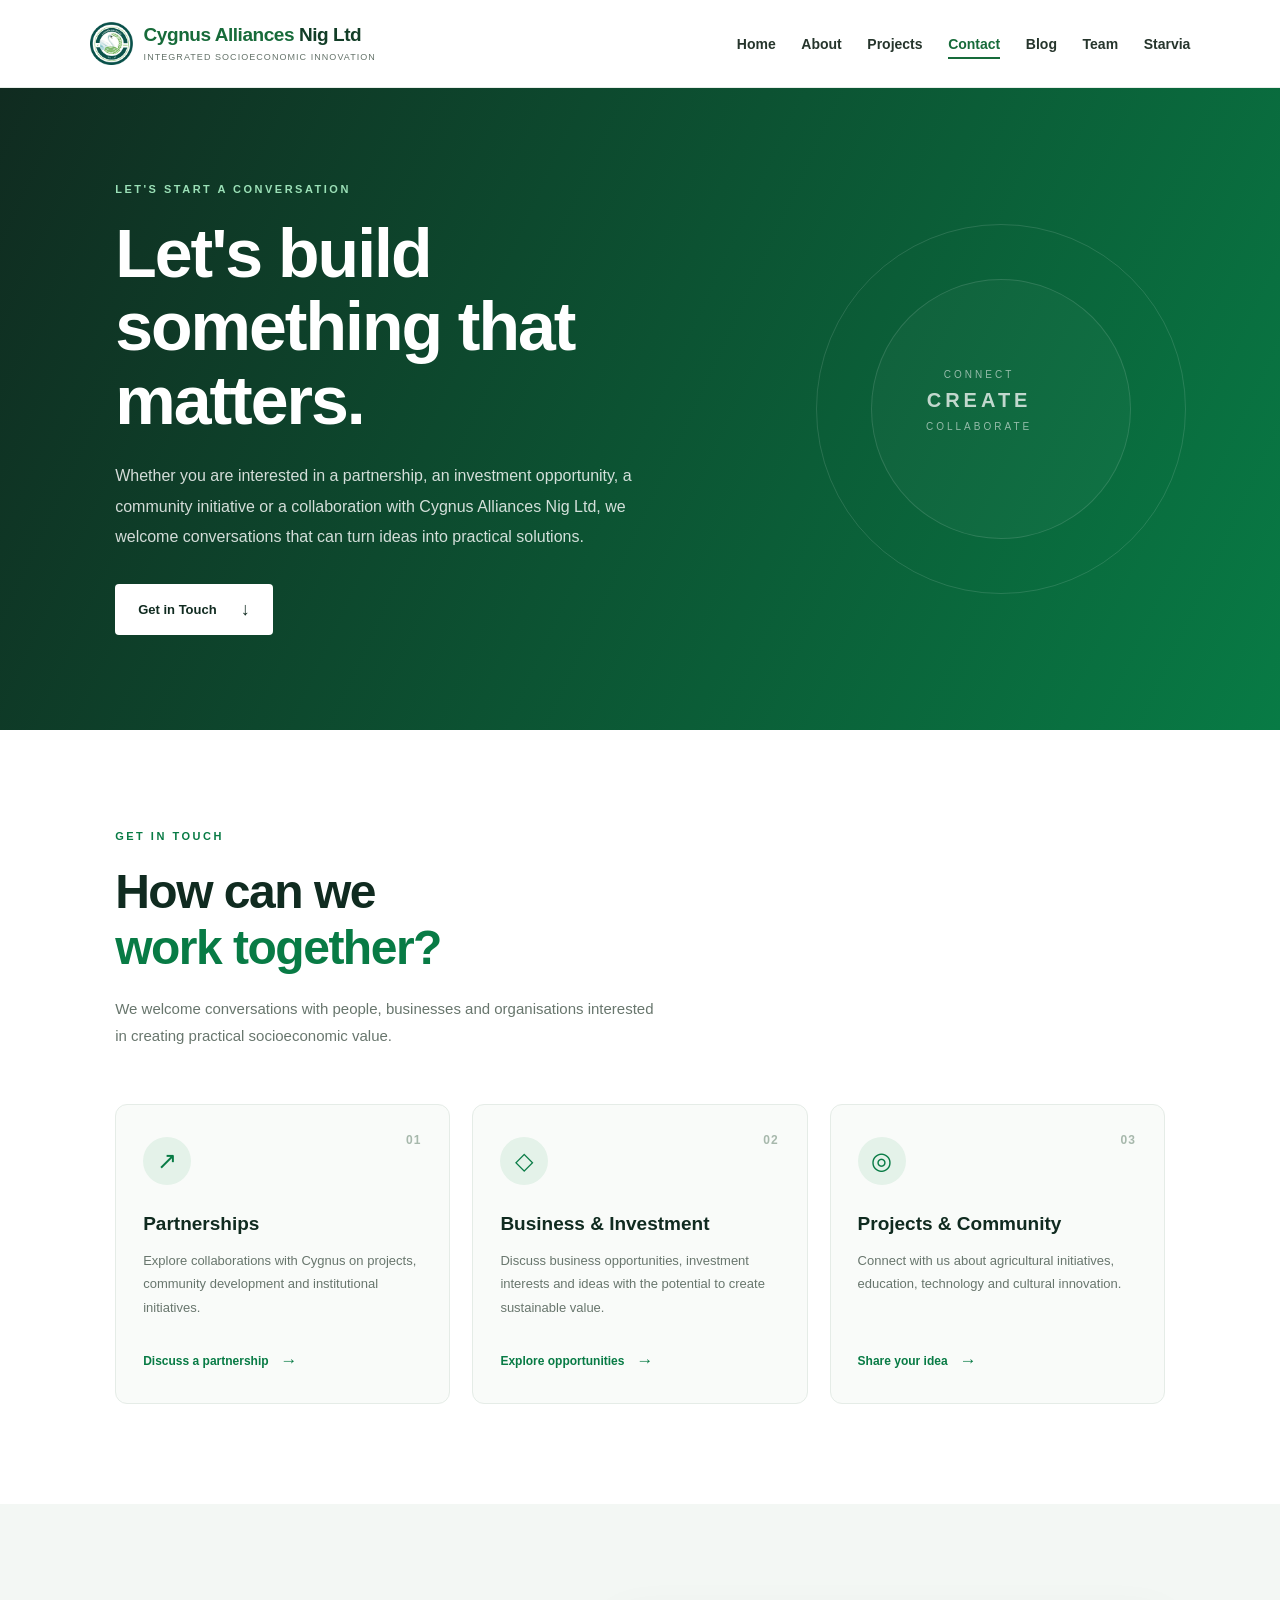
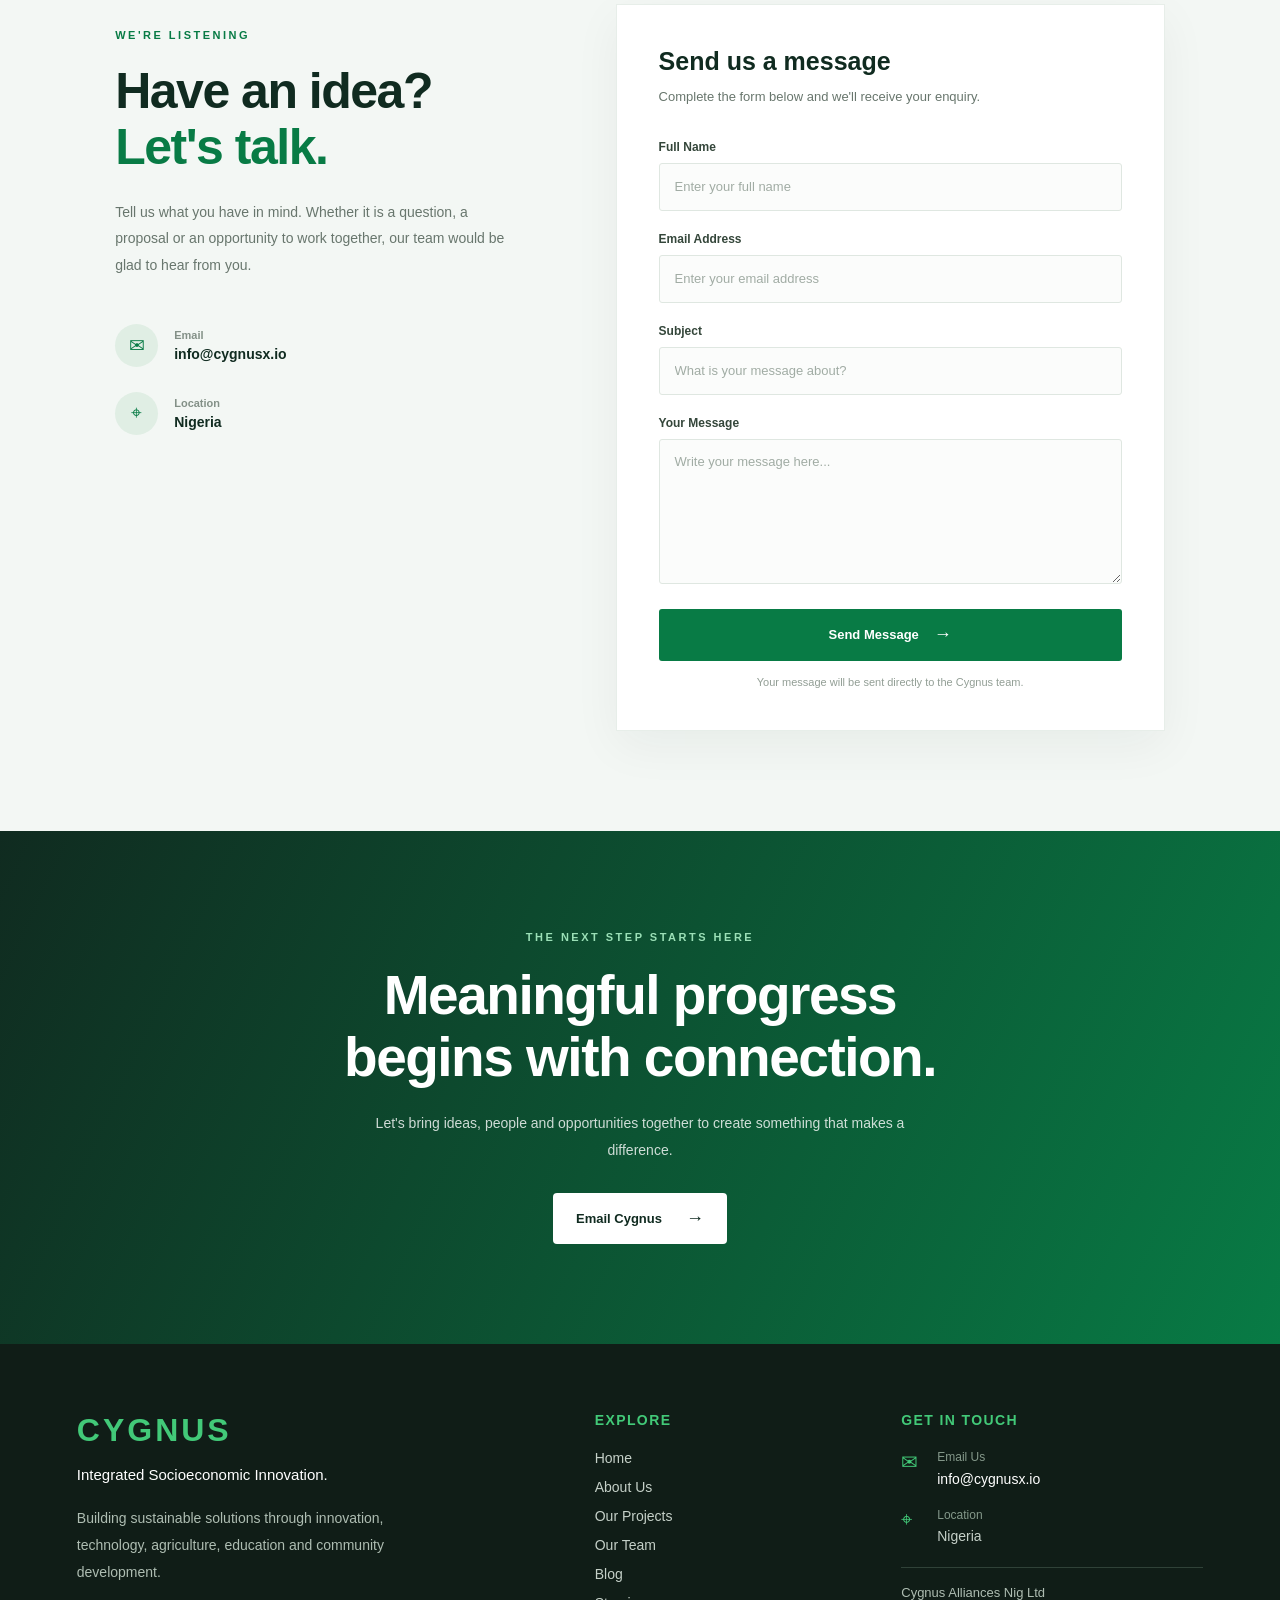
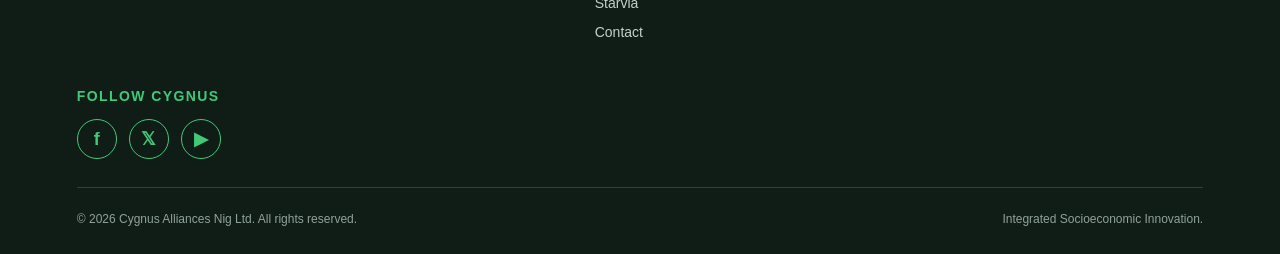
<file: contact.html>
<!DOCTYPE html>
<html lang="en">
<head>
    <link rel="icon" type="image/png" href="images/cygnus-logo.png">
    <meta charset="UTF-8">
    <meta name="viewport" content="width=device-width, initial-scale=1.0">

    <title>Contact Us | Cygnus Alliances Nig Ltd</title>
    <meta name="description" content="Contact Cygnus Alliances Nig Ltd for partnerships, business opportunities, investment and community initiatives.">

    <link rel="stylesheet" href="css/style.css">
    <link rel="stylesheet" href="css/contact.css">
</head>

<body>

<header class="navbar">
    <a href="index.html" class="logo">
        <img src="images/cygnus-logo.png" alt="Cygnus Alliances Logo">

        <span class="logo-text">
            <span class="logo-name">
                Cygnus Alliances <strong>Nig Ltd</strong>
            </span>
            <span class="logo-tagline">
                Integrated Socioeconomic Innovation
            </span>
        </span>
    </a>

    <button class="menu-toggle"
            id="menuToggle"
            type="button"
            aria-label="Open navigation menu"
            aria-expanded="false"
            aria-controls="mainNav">
        ☰
    </button>

    <nav id="mainNav">
        <a href="index.html">Home</a>
        <a href="about.html">About</a>
        <a href="projects.html">Projects</a>
        <a href="contact.html" class="active" aria-current="page">Contact</a>
        <a href="blog.html">Blog</a>
        <a href="team.html">Team</a>
        <a href="starvia.html">Starvia</a>
    </nav>
</header>


<main class="contact-page">

    <!-- HERO -->
    <section class="contact-hero">
        <div class="contact-hero-content">

            <p class="contact-eyebrow">LET'S START A CONVERSATION</p>

            <h1>
                Let's build<br>
                something that matters.
            </h1>

            <p>
                Whether you are interested in a partnership, an investment
                opportunity, a community initiative or a collaboration with
                Cygnus Alliances Nig Ltd, we welcome conversations that can
                turn ideas into practical solutions.
            </p>

            <a href="#contact" class="contact-hero-button">
                Get in Touch
                <span>↓</span>
            </a>

        </div>

        <div class="contact-hero-decoration">
            <div class="contact-hero-ring ring-one"></div>
            <div class="contact-hero-ring ring-two"></div>
            <div class="contact-hero-center">
                <span>CONNECT</span>
                <strong>CREATE</strong>
                <span>COLLABORATE</span>
            </div>
        </div>
    </section>


    <!-- CONTACT OPTIONS -->
    <section class="contact-options">

        <div class="contact-section-heading">
            <p class="contact-eyebrow green">GET IN TOUCH</p>

            <h2>
                How can we<br>
                <span>work together?</span>
            </h2>

            <p>
                We welcome conversations with people, businesses and
                organisations interested in creating practical
                socioeconomic value.
            </p>
        </div>


        <div class="contact-options-grid">

            <article class="contact-option">
                <span class="contact-option-number">01</span>

                <div class="contact-option-icon">↗</div>

                <h3>Partnerships</h3>

                <p>
                    Explore collaborations with Cygnus on projects,
                    community development and institutional initiatives.
                </p>

                <a href="#contact">Discuss a partnership <span>→</span></a>
            </article>


            <article class="contact-option">
                <span class="contact-option-number">02</span>

                <div class="contact-option-icon">◇</div>

                <h3>Business &amp; Investment</h3>

                <p>
                    Discuss business opportunities, investment interests
                    and ideas with the potential to create sustainable value.
                </p>

                <a href="#contact">Explore opportunities <span>→</span></a>
            </article>


            <article class="contact-option">
                <span class="contact-option-number">03</span>

                <div class="contact-option-icon">◎</div>

                <h3>Projects &amp; Community</h3>

                <p>
                    Connect with us about agricultural initiatives,
                    education, technology and cultural innovation.
                </p>

                <a href="#contact">Share your idea <span>→</span></a>
            </article>

        </div>

    </section>


    <!-- CONTACT FORM -->
    <section class="contact-form-section" id="contact">

        <div class="contact-form-intro">

            <p class="contact-eyebrow green">WE'RE LISTENING</p>

            <h2>
                Have an idea?<br>
                <span>Let's talk.</span>
            </h2>

            <p>
                Tell us what you have in mind. Whether it is a question,
                a proposal or an opportunity to work together, our team
                would be glad to hear from you.
            </p>

            <div class="contact-direct-details">

                <div class="contact-detail">
                    <span class="contact-detail-icon">✉</span>

                    <div>
                        <span>Email</span>
                        <a href="mailto:info@cygnusx.io">
                            info@cygnusx.io
                        </a>
                    </div>
                </div>

                <div class="contact-detail">
                    <span class="contact-detail-icon">⌖</span>

                    <div>
                        <span>Location</span>
                        <p>Nigeria</p>
                    </div>
                </div>

            </div>

        </div>


        <div class="contact-form-card">

            <div class="contact-form-heading">
                <h3>Send us a message</h3>

                <p>
                    Complete the form below and we'll receive your enquiry.
                </p>
            </div>


            <form action="contact-submit.php" method="POST" id="contactForm">

                <div class="contact-field">
                    <label for="name">Full Name</label>

                    <input type="text"
                           id="name"
                           name="name"
                           placeholder="Enter your full name"
                           required
                           maxlength="150">
                </div>


                <div class="contact-field">
                    <label for="email">Email Address</label>

                    <input type="email"
                           id="email"
                           name="email"
                           placeholder="Enter your email address"
                           required
                           maxlength="254">
                </div>


                <div class="contact-field">
                    <label for="subject">Subject</label>

                    <input type="text"
                           id="subject"
                           name="subject"
                           placeholder="What is your message about?"
                           required
                           maxlength="200">
                </div>


                <div class="contact-field">
                    <label for="message">Your Message</label>

                    <textarea id="message"
                              name="message"
                              rows="6"
                              placeholder="Write your message here..."
                              required
                              maxlength="5000"></textarea>
                </div>


                <!-- SPAM PROTECTION -->
                <div class="contact-honeypot" aria-hidden="true">
                    <label for="website">Leave this field empty</label>

                    <input type="text"
                           id="website"
                           name="website"
                           tabindex="-1"
                           autocomplete="off">
                </div>


                <button type="submit" class="contact-submit-button">
                    Send Message
                    <span>→</span>
                </button>

                <p class="contact-form-note">
                    Your message will be sent directly to the Cygnus team.
                </p>

            </form>

        </div>

    </section>


    <!-- CLOSING -->
    <section class="contact-closing">

        <p class="contact-eyebrow">THE NEXT STEP STARTS HERE</p>

        <h2>
            Meaningful progress<br>
            begins with connection.
        </h2>

        <p>
            Let's bring ideas, people and opportunities together
            to create something that makes a difference.
        </p>

        <a href="mailto:info@cygnusx.io" class="contact-closing-button">
            Email Cygnus
            <span>→</span>
        </a>

    </section>

</main>


<!-- FOOTER -->
<footer class="cygnus-footer">

    <div class="footer-content">

        <div class="footer-brand">
            <div class="footer-logo">CYGNUS</div>

            <p class="footer-tagline">
                Integrated Socioeconomic Innovation.
            </p>

            <p class="footer-description">
                Building sustainable solutions through innovation,
                technology, agriculture, education and community development.
            </p>
        </div>


        <div class="footer-navigation">
            <h3>Explore</h3>

            <div class="footer-links">
                <a href="index.html">Home</a>
                <a href="about.html">About Us</a>
                <a href="projects.html">Our Projects</a>
                <a href="team.html">Our Team</a>
                <a href="blog.html">Blog</a>
                <a href="starvia.html">Starvia</a>
                <a href="contact.html">Contact</a>
            </div>
        </div>


        <div class="footer-contact">
            <h3>Get in Touch</h3>

            <div class="footer-contact-item">
                <span class="footer-contact-icon">✉</span>

                <div>
                    <span class="footer-label">Email Us</span>
                    <a href="mailto:info@cygnusx.io">
                        info@cygnusx.io
                    </a>
                </div>
            </div>

            <div class="footer-contact-item">
                <span class="footer-contact-icon">⌖</span>

                <div>
                    <span class="footer-label">Location</span>
                    <p>Nigeria</p>
                </div>
            </div>

            <div class="footer-company">
                Cygnus Alliances Nig Ltd
            </div>
        </div>

    </div>


    <div class="footer-social">

        <h3>Follow Cygnus</h3>

        <div class="footer-social-links">

            <a href="https://www.facebook.com/share/1QagBHySaq/?mibextid=wwXIfr"
               target="_blank"
               rel="noopener noreferrer"
               aria-label="Cygnus on Facebook">
                <span>f</span>
            </a>

            <a href="YOUR_X_PROFILE_URL"
               target="_blank"
               rel="noopener noreferrer"
               aria-label="Cygnus on X">
                <span>𝕏</span>
            </a>

            <a href="https://youtube.com/@cygnusalliances?si=4Abw4vh-zBStGybl"
               target="_blank"
               rel="noopener noreferrer"
               aria-label="Cygnus on YouTube">
                <span>▶</span>
            </a>

        </div>

    </div>


    <div class="footer-bottom">

        <p>
            © 2026 Cygnus Alliances Nig Ltd.
            All rights reserved.
        </p>

        <span>Integrated Socioeconomic Innovation.</span>

    </div>

</footer>


<script src="js/navigation.js"></script>

<script>
const contactStatus = new URLSearchParams(window.location.search);

if (contactStatus.get("status") === "success") {
    alert("Your message has been submitted successfully! Thank you for contacting Cygnus Alliances.");

    window.history.replaceState(
        {},
        document.title,
        window.location.pathname + "#contact"
    );
}
</script>

</body>
</html>
</file>
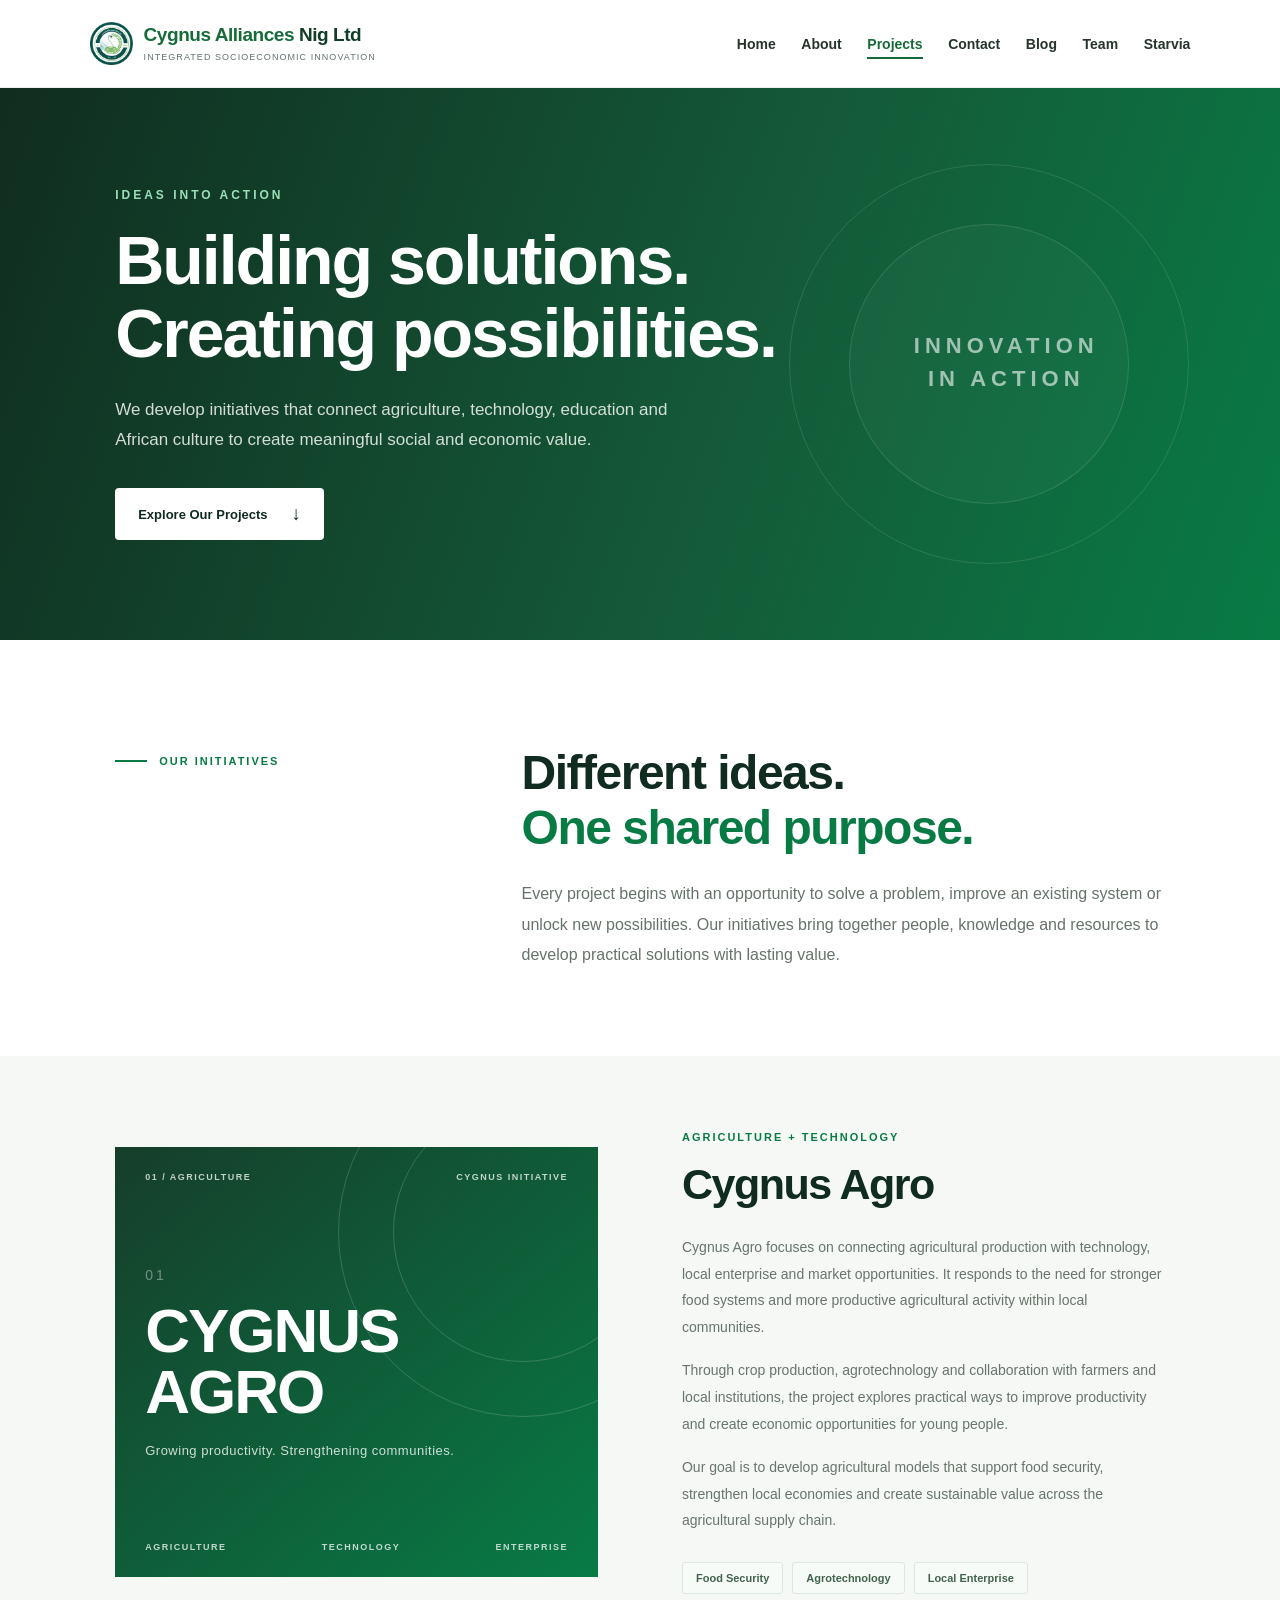
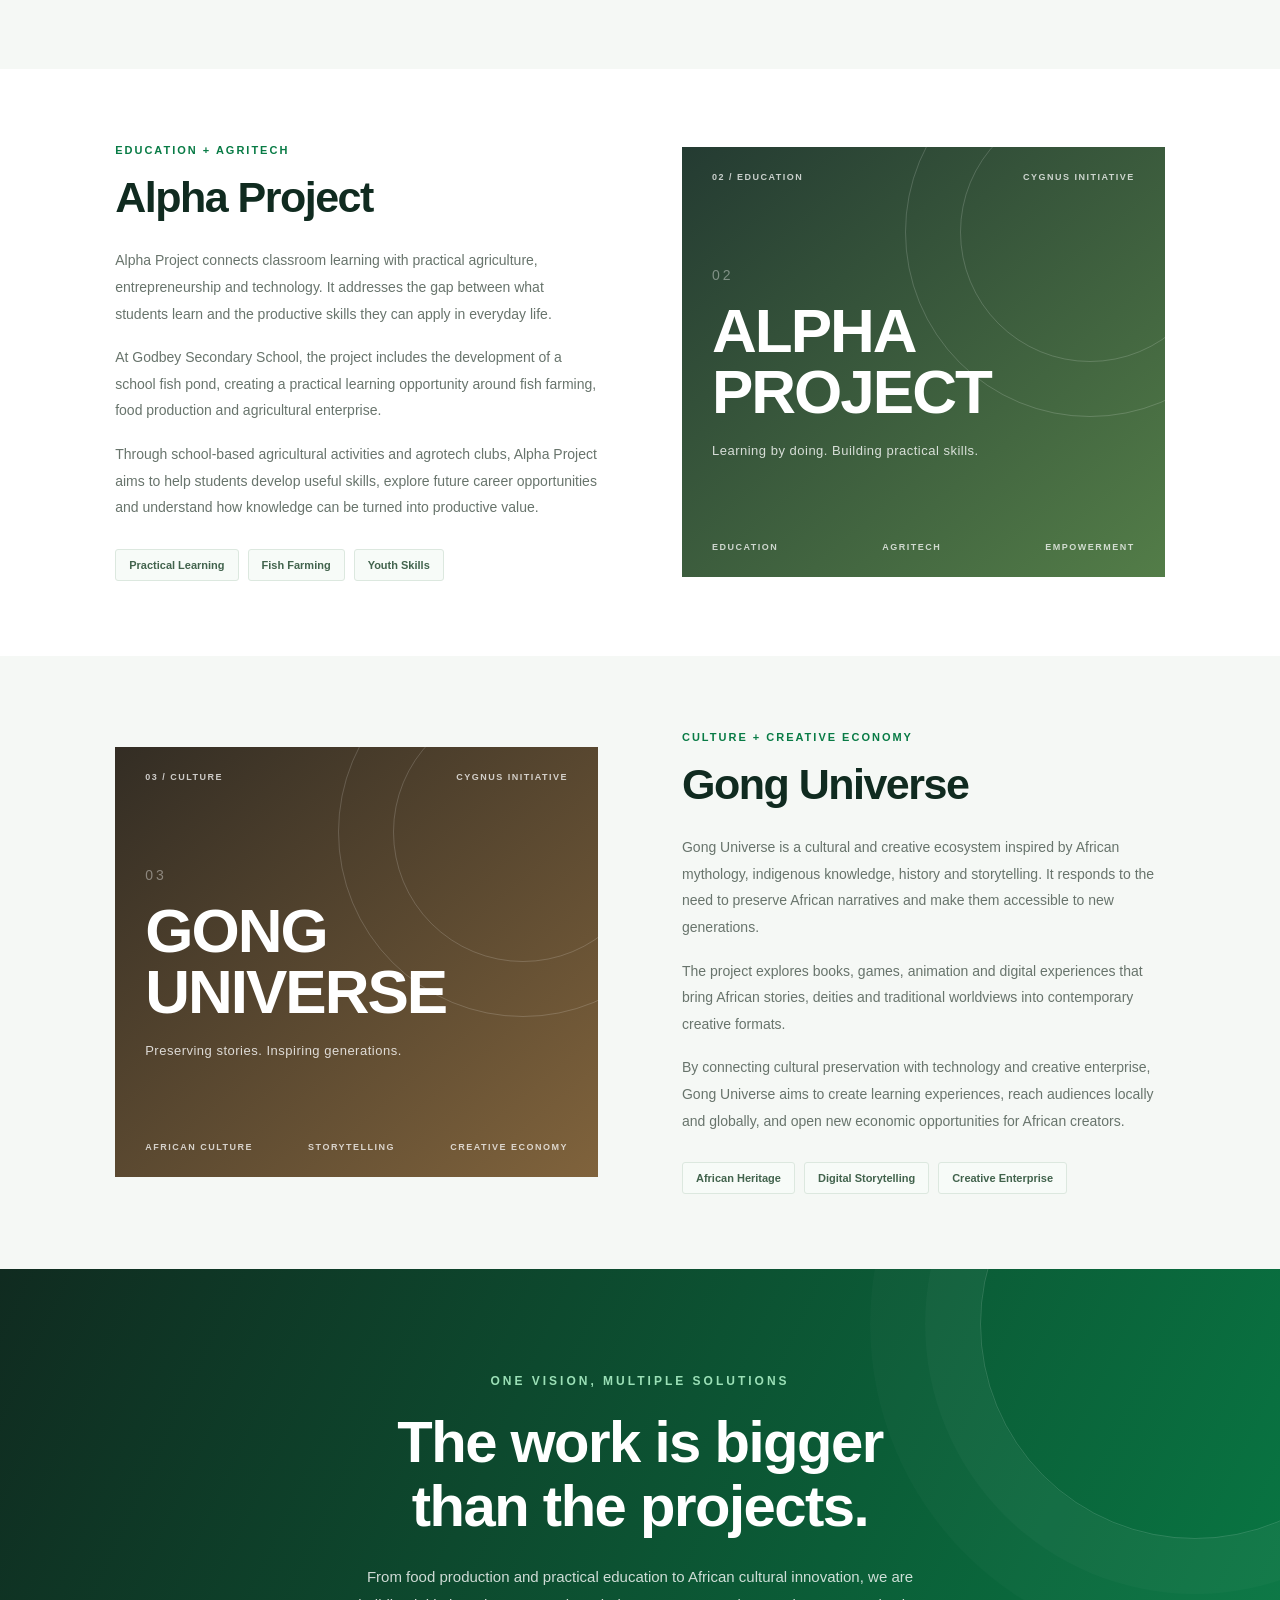
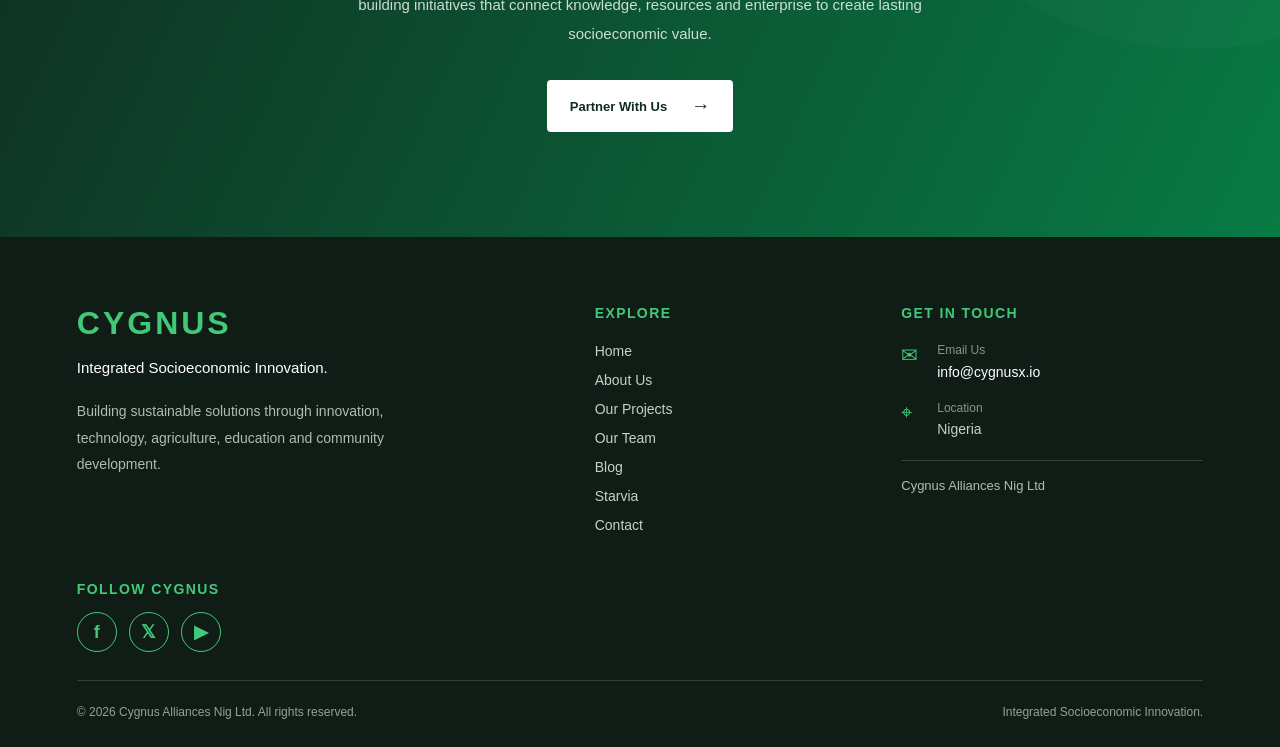
<file: projects.html>
<!DOCTYPE html>
<html lang="en">
<head>
    <link rel="icon" type="image/png" href="images/cygnus-logo.png">
    <meta charset="UTF-8">
    <meta name="viewport" content="width=device-width, initial-scale=1.0">

    <title>Our Projects | Cygnus Alliances Nig Ltd</title>
    <meta name="description" content="Explore Cygnus initiatives across agriculture, education, technology and African cultural innovation.">

    <link rel="stylesheet" href="css/style.css">
    <link rel="stylesheet" href="css/projects.css">
</head>

<body>

<header class="navbar">
    <a href="index.html" class="logo">
        <img src="images/cygnus-logo.png" alt="Cygnus Alliances Logo">

        <span class="logo-text">
            <span class="logo-name">
                Cygnus Alliances <strong>Nig Ltd</strong>
            </span>
            <span class="logo-tagline">
                Integrated Socioeconomic Innovation
            </span>
        </span>
    </a>

    <button class="menu-toggle" id="menuToggle"
        aria-label="Open navigation menu"
        aria-expanded="false"
        aria-controls="mainNav">
        ☰
    </button>

    <nav id="mainNav">
        <a href="index.html">Home</a>
        <a href="about.html">About</a>
        <a href="projects.html" class="active" aria-current="page">Projects</a>
        <a href="contact.html">Contact</a>
        <a href="blog.html">Blog</a>
        <a href="team.html">Team</a>
        <a href="starvia.html">Starvia</a>
    </nav>
</header>

<main class="projects-page">

    <!-- HERO -->
    <section class="projects-hero">
        <div class="projects-hero-content">
            <p class="projects-eyebrow">IDEAS INTO ACTION</p>

            <h1>
                Building solutions.<br>
                Creating possibilities.
            </h1>

            <p>
                We develop initiatives that connect agriculture,
                technology, education and African culture to create
                meaningful social and economic value.
            </p>

            <a href="#our-projects" class="projects-button">
                Explore Our Projects
                <span>↓</span>
            </a>
        </div>

        <div class="projects-hero-decoration">
            <span class="hero-circle hero-circle-one"></span>
            <span class="hero-circle hero-circle-two"></span>
            <div class="hero-decoration-text">INNOVATION<br>IN ACTION</div>
        </div>
    </section>


    <!-- INTRODUCTION -->
    <section class="projects-intro" id="our-projects">
        <div class="projects-intro-label">
            <span></span>
            OUR INITIATIVES
        </div>

        <div class="projects-intro-content">
            <h2>
                Different ideas.<br>
                <span>One shared purpose.</span>
            </h2>

            <p>
                Every project begins with an opportunity to solve a
                problem, improve an existing system or unlock new
                possibilities. Our initiatives bring together people,
                knowledge and resources to develop practical solutions
                with lasting value.
            </p>
        </div>
    </section>


    <!-- PROJECT 01: CYGNUS AGRO -->
    <section class="project-section">
        <div class="project-visual agro-visual">
            <div class="project-visual-top">
                <span>01 / AGRICULTURE</span>
                <span>CYGNUS INITIATIVE</span>
            </div>

            <div class="project-visual-main agro-visual-main">
                <span class="visual-number">01</span>
                <h2>CYGNUS<br>AGRO</h2>
                <p>Growing productivity. Strengthening communities.</p>
            </div>

            <div class="project-visual-bottom">
                <span>AGRICULTURE</span>
                <span>TECHNOLOGY</span>
                <span>ENTERPRISE</span>
            </div>
        </div>

        <div class="project-information">
            <p class="project-category">AGRICULTURE + TECHNOLOGY</p>

            <h2>Cygnus Agro</h2>

            <p>
                Cygnus Agro focuses on connecting agricultural
                production with technology, local enterprise and
                market opportunities. It responds to the need for
                stronger food systems and more productive
                agricultural activity within local communities.
            </p>

            <p>
                Through crop production, agrotechnology and
                collaboration with farmers and local institutions,
                the project explores practical ways to improve
                productivity and create economic opportunities
                for young people.
            </p>

            <p>
                Our goal is to develop agricultural models that
                support food security, strengthen local economies
                and create sustainable value across the agricultural
                supply chain.
            </p>

            <div class="project-tags">
                <span>Food Security</span>
                <span>Agrotechnology</span>
                <span>Local Enterprise</span>
            </div>
        </div>
    </section>


    <!-- PROJECT 02: ALPHA PROJECT -->
    <section class="project-section project-section-reverse">
        <div class="project-visual alpha-visual">
            <div class="project-visual-top">
                <span>02 / EDUCATION</span>
                <span>CYGNUS INITIATIVE</span>
            </div>

            <div class="project-visual-main alpha-visual-main">
                <span class="visual-number">02</span>
                <h2>ALPHA<br>PROJECT</h2>
                <p>Learning by doing. Building practical skills.</p>
            </div>

            <div class="project-visual-bottom">
                <span>EDUCATION</span>
                <span>AGRITECH</span>
                <span>EMPOWERMENT</span>
            </div>
        </div>

        <div class="project-information">
            <p class="project-category">EDUCATION + AGRITECH</p>

            <h2>Alpha Project</h2>

            <p>
                Alpha Project connects classroom learning with
                practical agriculture, entrepreneurship and
                technology. It addresses the gap between what
                students learn and the productive skills they
                can apply in everyday life.
            </p>

            <p>
                At Godbey Secondary School, the project includes
                the development of a school fish pond, creating
                a practical learning opportunity around fish
                farming, food production and agricultural enterprise.
            </p>

            <p>
                Through school-based agricultural activities and
                agrotech clubs, Alpha Project aims to help students
                develop useful skills, explore future career
                opportunities and understand how knowledge can
                be turned into productive value.
            </p>

            <div class="project-tags">
                <span>Practical Learning</span>
                <span>Fish Farming</span>
                <span>Youth Skills</span>
            </div>
        </div>
    </section>


    <!-- PROJECT 03: GONG UNIVERSE -->
    <section class="project-section">
        <div class="project-visual gong-visual">
            <div class="project-visual-top">
                <span>03 / CULTURE</span>
                <span>CYGNUS INITIATIVE</span>
            </div>

            <div class="project-visual-main gong-visual-main">
                <span class="visual-number">03</span>
                <h2>GONG<br>UNIVERSE</h2>
                <p>Preserving stories. Inspiring generations.</p>
            </div>

            <div class="project-visual-bottom">
                <span>AFRICAN CULTURE</span>
                <span>STORYTELLING</span>
                <span>CREATIVE ECONOMY</span>
            </div>
        </div>

        <div class="project-information">
            <p class="project-category">CULTURE + CREATIVE ECONOMY</p>

            <h2>Gong Universe</h2>

            <p>
                Gong Universe is a cultural and creative ecosystem
                inspired by African mythology, indigenous knowledge,
                history and storytelling. It responds to the need
                to preserve African narratives and make them
                accessible to new generations.
            </p>

            <p>
                The project explores books, games, animation and
                digital experiences that bring African stories,
                deities and traditional worldviews into contemporary
                creative formats.
            </p>

            <p>
                By connecting cultural preservation with technology
                and creative enterprise, Gong Universe aims to
                create learning experiences, reach audiences locally
                and globally, and open new economic opportunities
                for African creators.
            </p>

            <div class="project-tags">
                <span>African Heritage</span>
                <span>Digital Storytelling</span>
                <span>Creative Enterprise</span>
            </div>
        </div>
    </section>


    <!-- CLOSING SECTION -->
    <section class="projects-closing">
        <div class="projects-closing-content">
            <p class="projects-eyebrow">ONE VISION, MULTIPLE SOLUTIONS</p>

            <h2>
                The work is bigger<br>
                than the projects.
            </h2>

            <p>
                From food production and practical education to
                African cultural innovation, we are building
                initiatives that connect knowledge, resources
                and enterprise to create lasting socioeconomic value.
            </p>

            <a href="contact.html" class="projects-button projects-button-light">
                Partner With Us
                <span>→</span>
            </a>
        </div>
    </section>

</main>


<!-- FOOTER -->
<footer class="cygnus-footer">

    <div class="footer-content">

        <div class="footer-brand">
            <div class="footer-logo">CYGNUS</div>

            <p class="footer-tagline">
                Integrated Socioeconomic Innovation.
            </p>

            <p class="footer-description">
                Building sustainable solutions through innovation,
                technology, agriculture, education and community development.
            </p>
        </div>

        <div class="footer-navigation">
            <h3>Explore</h3>

            <div class="footer-links">
                <a href="index.html">Home</a>
                <a href="about.html">About Us</a>
                <a href="projects.html">Our Projects</a>
                <a href="team.html">Our Team</a>
                <a href="blog.html">Blog</a>
                <a href="starvia.html">Starvia</a>
                <a href="contact.html">Contact</a>
            </div>
        </div>

        <div class="footer-contact">
            <h3>Get in Touch</h3>

            <div class="footer-contact-item">
                <span class="footer-contact-icon">✉</span>
                <div>
                    <span class="footer-label">Email Us</span>
                    <a href="mailto:info@cygnusx.io">
                        info@cygnusx.io
                    </a>
                </div>
            </div>

            <div class="footer-contact-item">
                <span class="footer-contact-icon">⌖</span>
                <div>
                    <span class="footer-label">Location</span>
                    <p>Nigeria</p>
                </div>
            </div>

            <div class="footer-company">
                Cygnus Alliances Nig Ltd
            </div>
        </div>

    </div>

    <div class="footer-social">
        <h3>Follow Cygnus</h3>

        <div class="footer-social-links">
            <a href="https://www.facebook.com/share/1QagBHySaq/?mibextid=wwXIfr"
               target="_blank"
               rel="noopener noreferrer"
               aria-label="Cygnus on Facebook">
                <span>f</span>
            </a>

            <a href="YOUR_X_PROFILE_URL"
               target="_blank"
               rel="noopener noreferrer"
               aria-label="Cygnus on X">
                <span>𝕏</span>
            </a>

            <a href="https://youtube.com/@cygnusalliances?si=4Abw4vh-zBStGybl"
               target="_blank"
               rel="noopener noreferrer"
               aria-label="Cygnus on YouTube">
                <span>▶</span>
            </a>
        </div>
    </div>

    <div class="footer-bottom">
        <p>
            © 2026 Cygnus Alliances Nig Ltd.
            All rights reserved.
        </p>

        <span>Integrated Socioeconomic Innovation.</span>
    </div>

</footer>

<script src="js/navigation.js"></script>

</body>
</html>
</file>
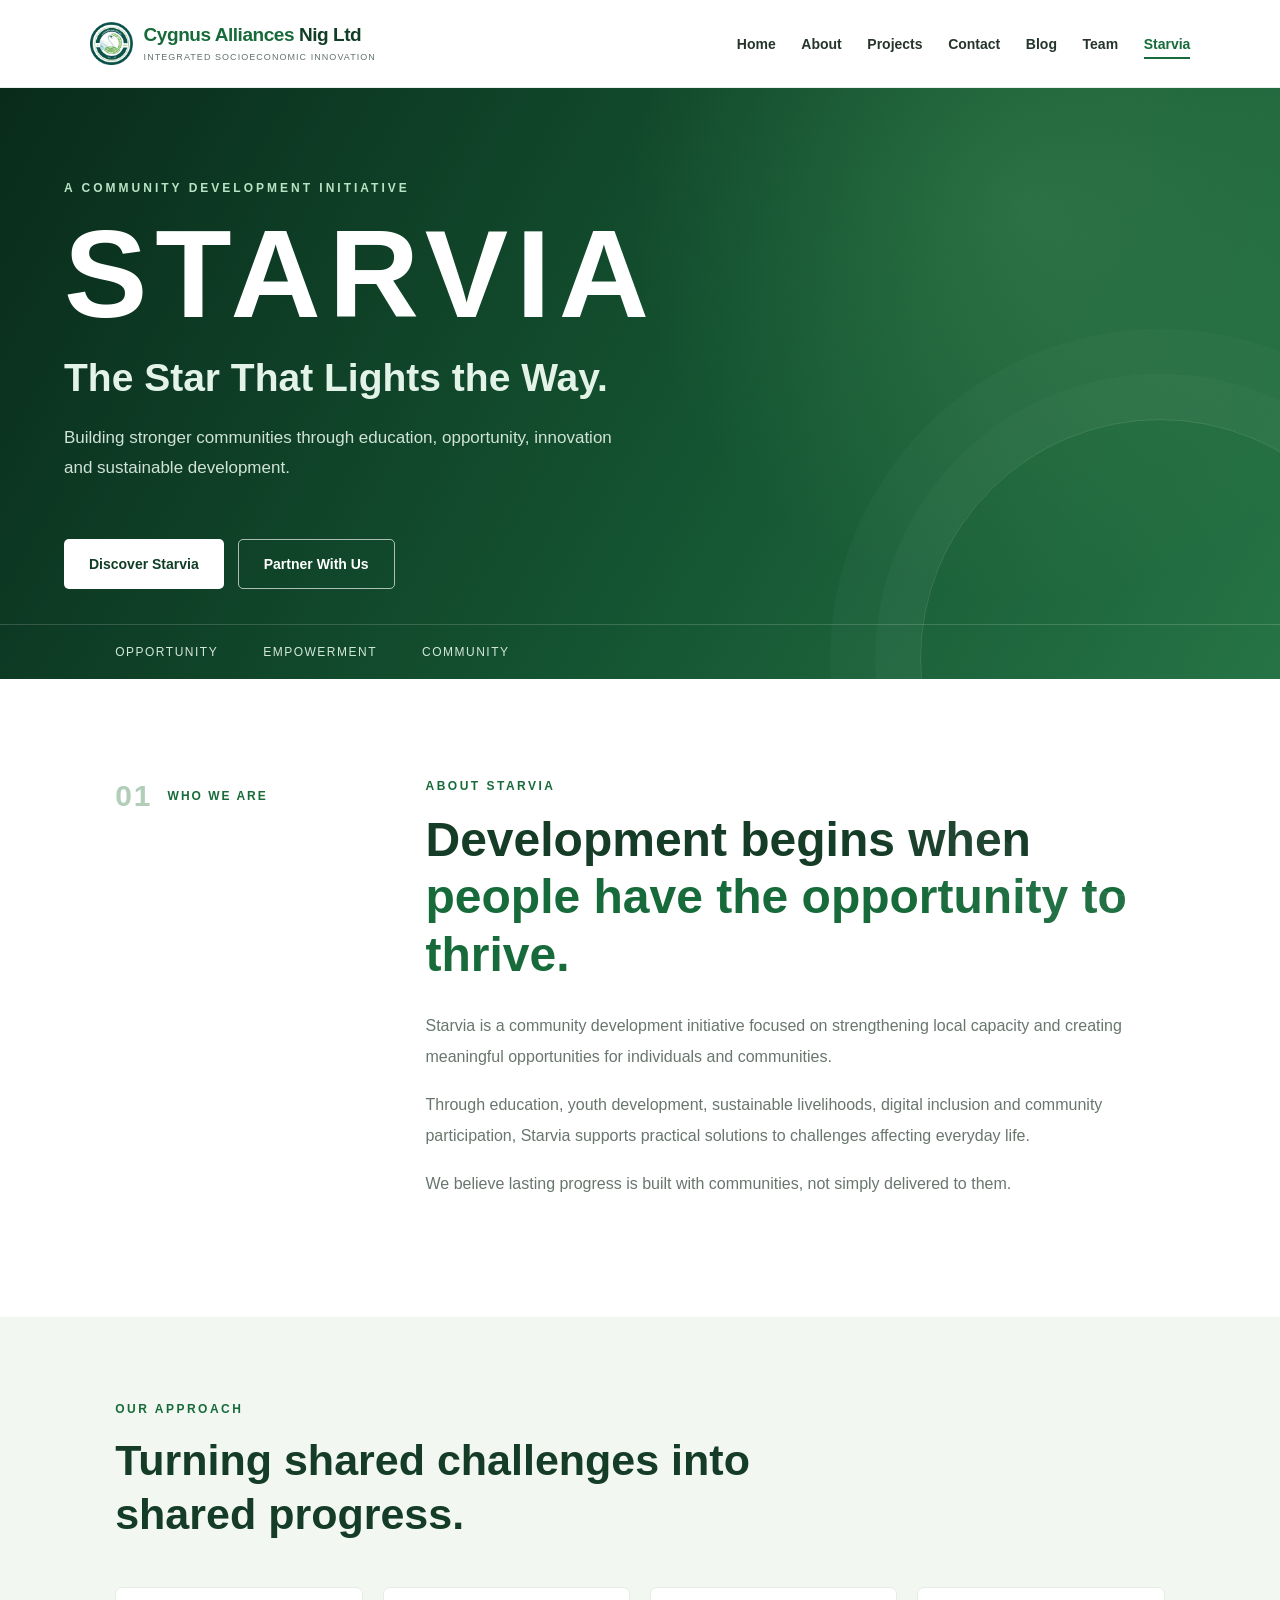
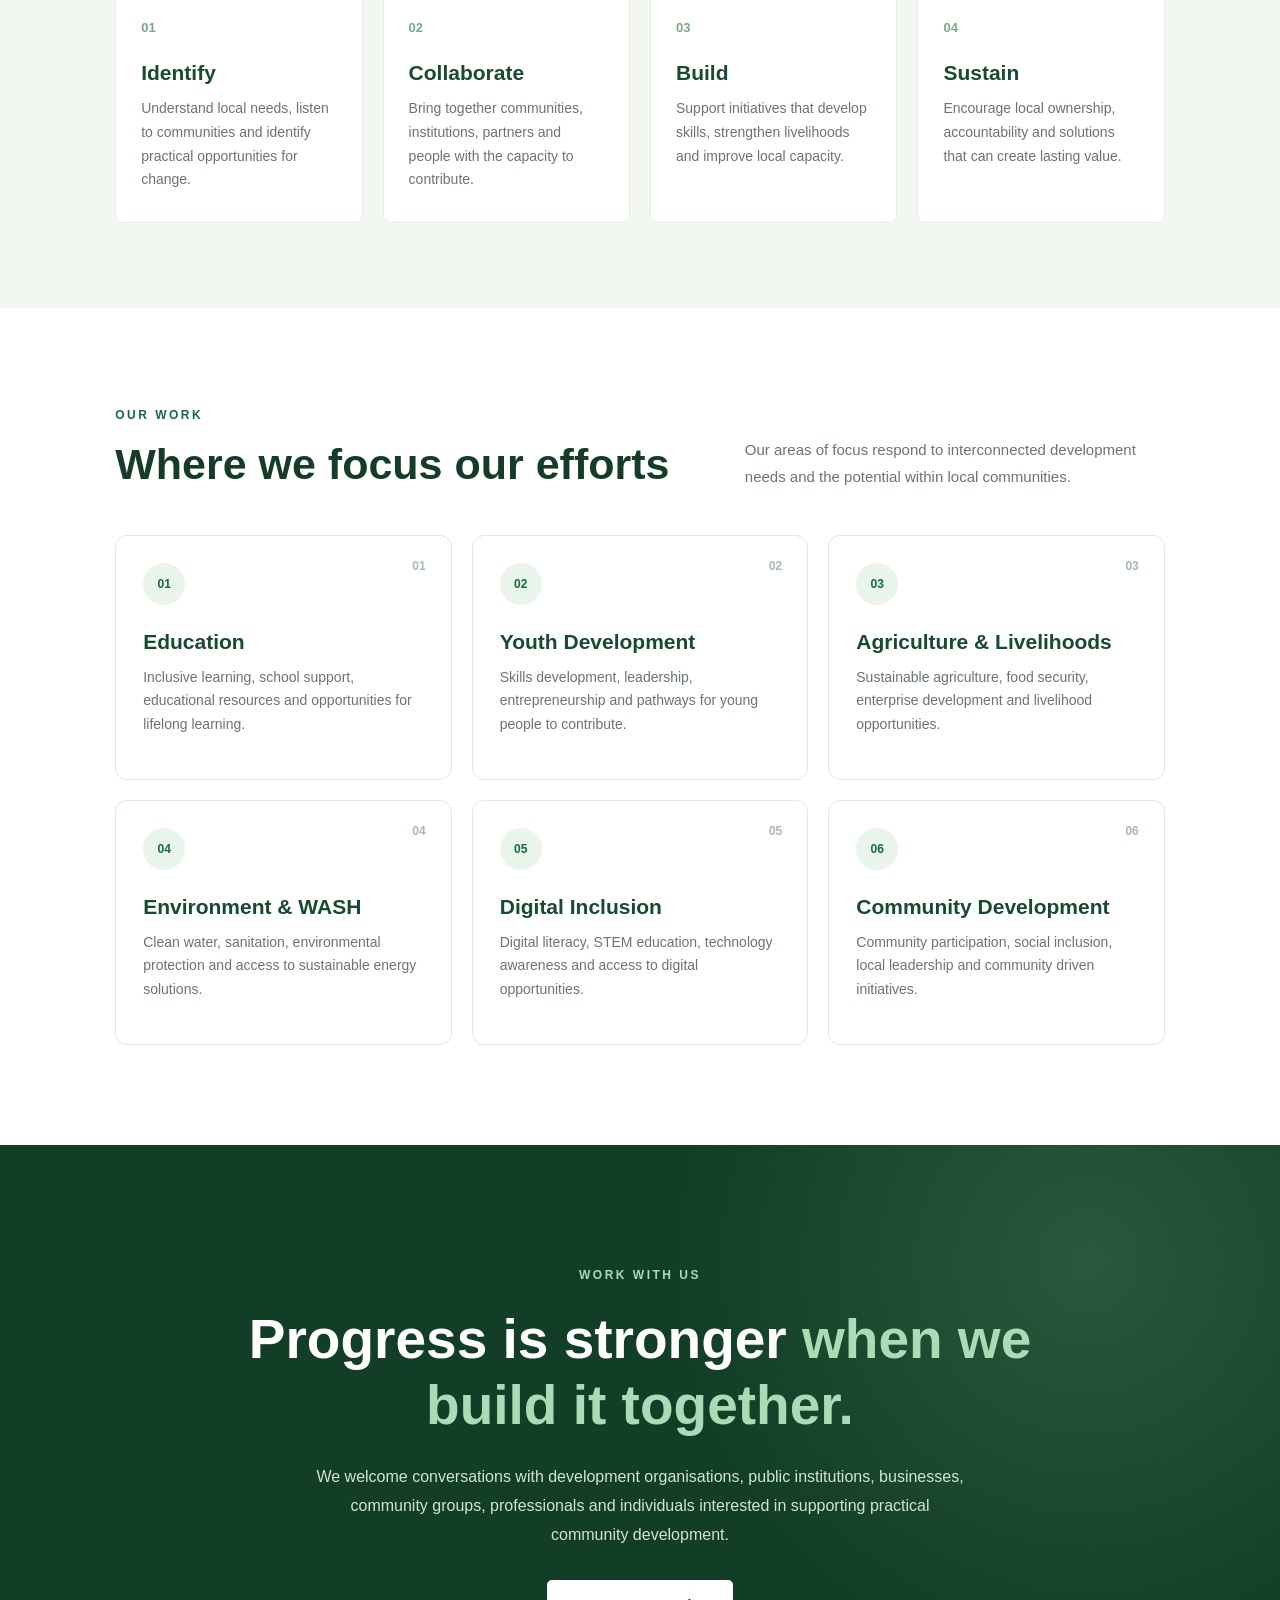
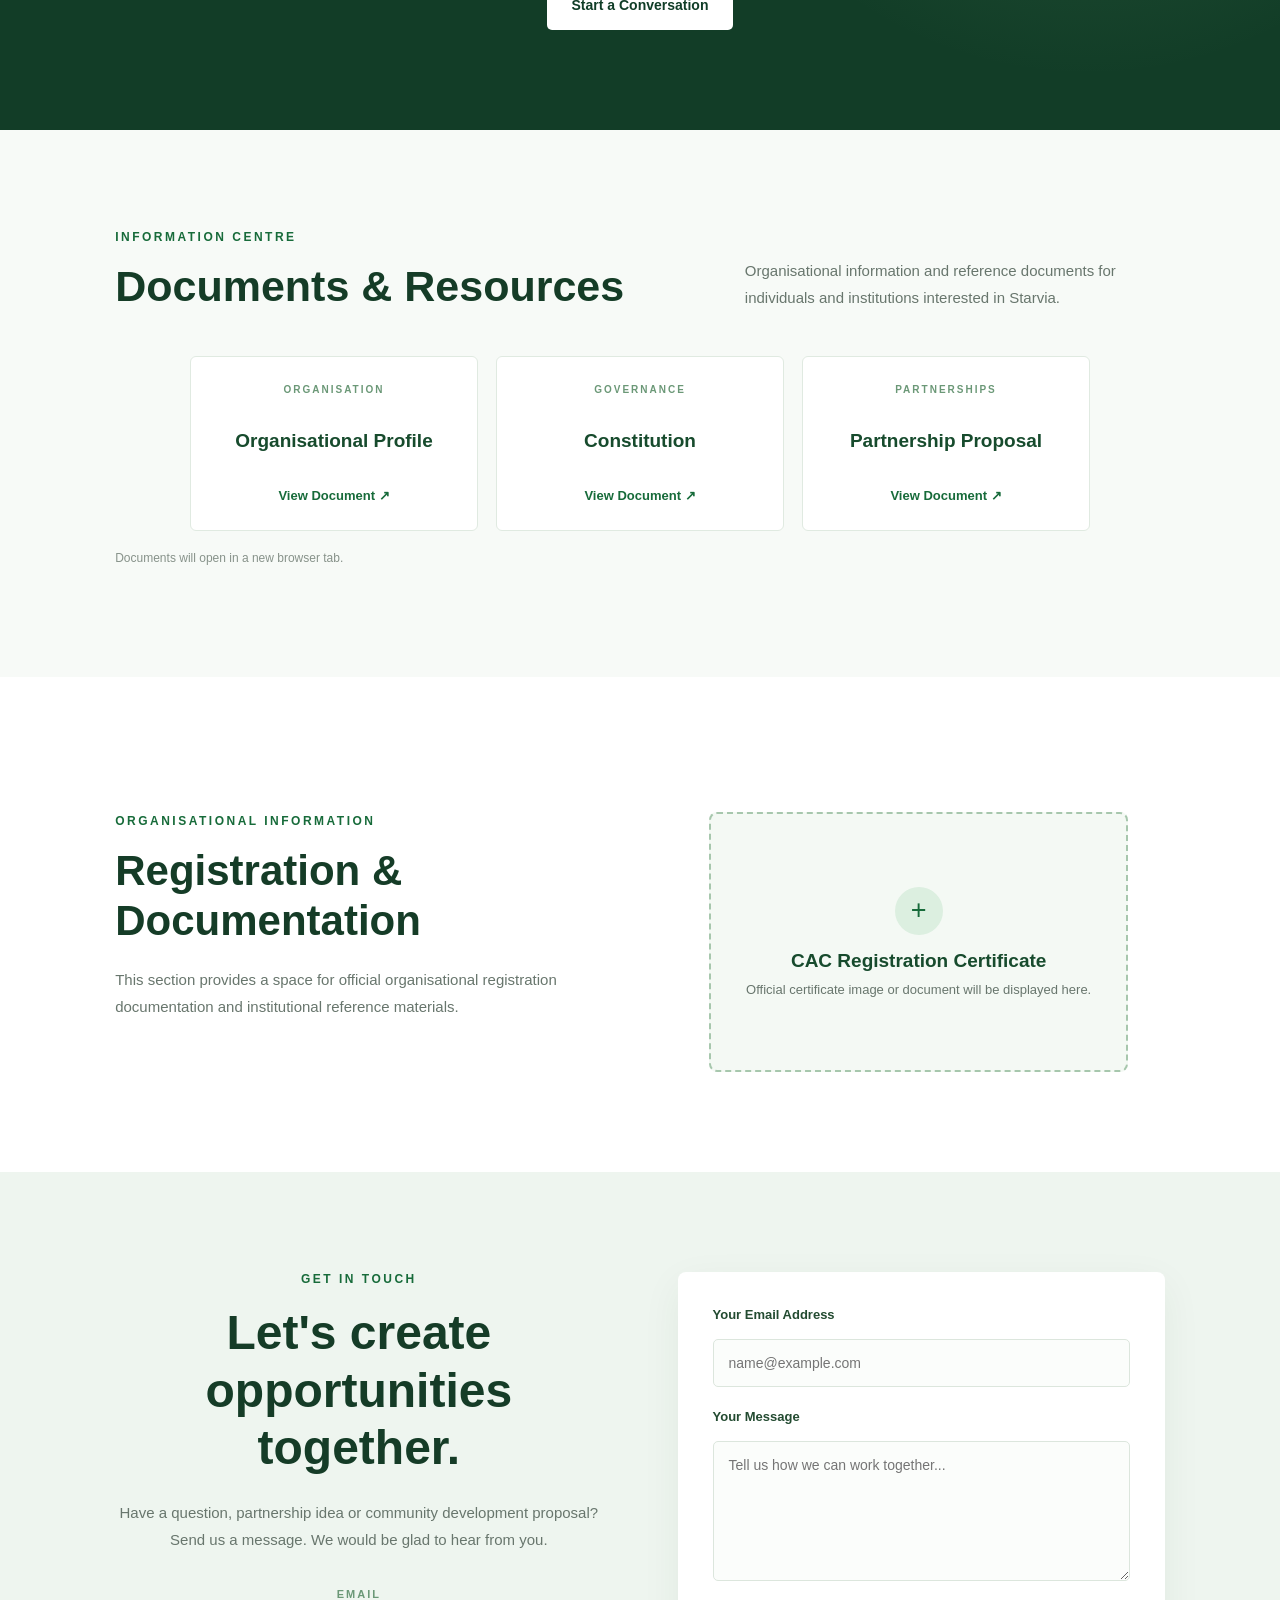
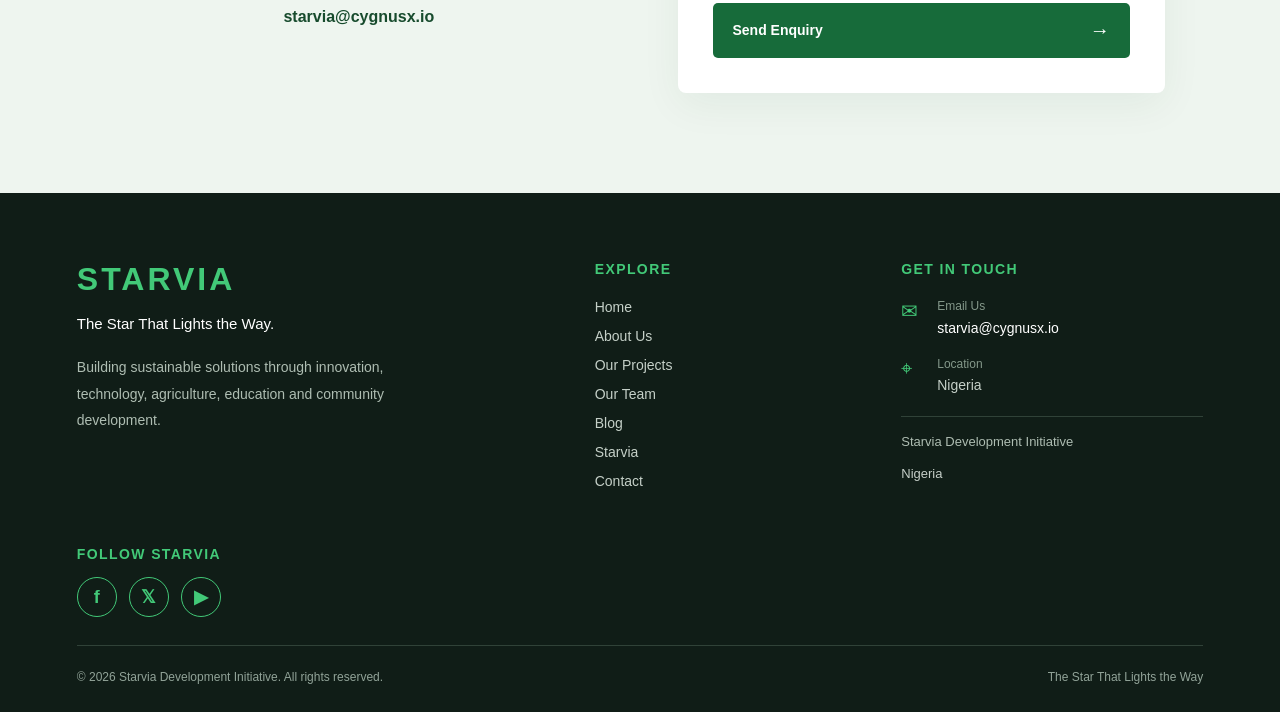
<file: starvia.html>
<!DOCTYPE html>
<html lang="en">
<head>
    <link rel="icon" type="image/png" href="images/cygnus-logo.png">
    <meta charset="UTF-8">
    <meta name="viewport" content="width=device-width, initial-scale=1.0">

    <title>Starvia Development Initiative | Cygnus Alliances Nig Ltd</title>
    <meta name="description" content="Starvia advances inclusive community development through education, youth empowerment, sustainable livelihoods and locally driven solutions.">

    <link rel="stylesheet" href="css/style.css">
    <link rel="stylesheet" href="css/starvia.css">
</head>

<body>

<header class="navbar">
    <a href="index.html" class="logo">
        <img src="images/cygnus-logo.png" alt="Cygnus Alliances Logo">
        <span class="logo-text">
            <span class="logo-name">
                Cygnus Alliances <strong>Nig Ltd</strong>
            </span>
            <span class="logo-tagline">
                Integrated Socioeconomic Innovation
            </span>
        </span>
    </a>

    <button class="menu-toggle" id="menuToggle"
        aria-label="Open navigation menu"
        aria-expanded="false"
        aria-controls="mainNav">
        ☰
    </button>

    <nav id="mainNav">
        <a href="index.html">Home</a>
        <a href="about.html">About</a>
        <a href="projects.html">Projects</a>
        <a href="contact.html">Contact</a>
        <a href="blog.html">Blog</a>
        <a href="team.html">Team</a>
        <a href="starvia.html" class="active" aria-current="page">Starvia</a>
    </nav>
</header>

<main class="starvia-page">

    <!-- HERO -->
    <section class="starvia-hero">
        <div class="starvia-hero-overlay"></div>

        <div class="starvia-hero-content">
            <span class="starvia-kicker">A COMMUNITY DEVELOPMENT INITIATIVE</span>

            <h1>STARVIA</h1>

            <h2>The Star That Lights the Way.</h2>

            <p>
                Building stronger communities through education,
                opportunity, innovation and sustainable development.
            </p>

            <div class="starvia-hero-actions">
                <a href="#about-starvia" class="starvia-button">
                    Discover Starvia
                </a>
                <a href="#contact" class="starvia-button secondary">
                    Partner With Us
                </a>
            </div>
        </div>

        <div class="starvia-hero-bottom">
            <span>Opportunity</span>
            <span>Empowerment</span>
            <span>Community</span>
        </div>
    </section>


    <!-- INTRODUCTION -->
    <section class="starvia-section starvia-intro" id="about-starvia">
        <div class="starvia-intro-label">
            <span class="starvia-section-number">01</span>
            <span>WHO WE ARE</span>
        </div>

        <div class="starvia-intro-content">
            <p class="starvia-eyebrow">ABOUT STARVIA</p>

            <h2>
                Development begins when
                <span>people have the opportunity to thrive.</span>
            </h2>

            <p>
                Starvia is a community development initiative focused
                on strengthening local capacity and creating meaningful
                opportunities for individuals and communities.
            </p>

            <p>
                Through education, youth development, sustainable
                livelihoods, digital inclusion and community
                participation, Starvia supports practical solutions
                to challenges affecting everyday life.
            </p>

            <p>
                We believe lasting progress is built with communities,
                not simply delivered to them.
            </p>
        </div>
    </section>


    <!-- MISSION AND APPROACH -->
    <section class="starvia-principles">
        <div class="starvia-principles-heading">
            <p class="starvia-eyebrow">OUR APPROACH</p>
            <h2>Turning shared challenges into shared progress.</h2>
        </div>

        <div class="starvia-principles-grid">
            <article>
                <span>01</span>
                <h3>Identify</h3>
                <p>
                    Understand local needs, listen to communities
                    and identify practical opportunities for change.
                </p>
            </article>

            <article>
                <span>02</span>
                <h3>Collaborate</h3>
                <p>
                    Bring together communities, institutions,
                    partners and people with the capacity to contribute.
                </p>
            </article>

            <article>
                <span>03</span>
                <h3>Build</h3>
                <p>
                    Support initiatives that develop skills,
                    strengthen livelihoods and improve local capacity.
                </p>
            </article>

            <article>
                <span>04</span>
                <h3>Sustain</h3>
                <p>
                    Encourage local ownership, accountability
                    and solutions that can create lasting value.
                </p>
            </article>
        </div>
    </section>


    <!-- AREAS OF FOCUS -->
    <section class="starvia-section starvia-focus">
        <div class="starvia-section-heading">
            <div>
                <p class="starvia-eyebrow">OUR WORK</p>
                <h2>Where we focus our efforts</h2>
            </div>

            <p>
                Our areas of focus respond to interconnected
                development needs and the potential within
                local communities.
            </p>
        </div>

        <div class="starvia-focus-grid">

            <article class="starvia-focus-card">
                <span class="starvia-card-number">01</span>
                <div class="starvia-card-icon">01</div>
                <h3>Education</h3>
                <p>
                    Inclusive learning, school support, educational
                    resources and opportunities for lifelong learning.
                </p>
            </article>

            <article class="starvia-focus-card">
                <span class="starvia-card-number">02</span>
                <div class="starvia-card-icon">02</div>
                <h3>Youth Development</h3>
                <p>
                    Skills development, leadership, entrepreneurship
                    and pathways for young people to contribute.
                </p>
            </article>

            <article class="starvia-focus-card">
                <span class="starvia-card-number">03</span>
                <div class="starvia-card-icon">03</div>
                <h3>Agriculture & Livelihoods</h3>
                <p>
                    Sustainable agriculture, food security,
                    enterprise development and livelihood opportunities.
                </p>
            </article>

            <article class="starvia-focus-card">
                <span class="starvia-card-number">04</span>
                <div class="starvia-card-icon">04</div>
                <h3>Environment & WASH</h3>
                <p>
                    Clean water, sanitation, environmental protection
                    and access to sustainable energy solutions.
                </p>
            </article>

            <article class="starvia-focus-card">
                <span class="starvia-card-number">05</span>
                <div class="starvia-card-icon">05</div>
                <h3>Digital Inclusion</h3>
                <p>
                    Digital literacy, STEM education, technology
                    awareness and access to digital opportunities.
                </p>
            </article>

            <article class="starvia-focus-card">
                <span class="starvia-card-number">06</span>
                <div class="starvia-card-icon">06</div>
                <h3>Community Development</h3>
                <p>
                    Community participation, social inclusion,
                    local leadership and community driven initiatives.
                </p>
            </article>

        </div>
    </section>


    <!-- PARTNERSHIPS -->
    <section class="starvia-partnership">
        <div class="starvia-partnership-content">
            <p class="starvia-eyebrow">WORK WITH US</p>

            <h2>
                Progress is stronger
                <span>when we build it together.</span>
            </h2>

            <p>
                We welcome conversations with development organisations,
                public institutions, businesses, community groups,
                professionals and individuals interested in supporting
                practical community development.
            </p>

            <a href="#contact" class="starvia-button">
                Start a Conversation
            </a>
        </div>
    </section>


    <!-- DOCUMENT CENTRE -->
    <section class="starvia-section starvia-resources">
        <div class="starvia-section-heading">
            <div>
                <p class="starvia-eyebrow">INFORMATION CENTRE</p>
                <h2>Documents & Resources</h2>
            </div>

            <p>
                Organisational information and reference documents
                for individuals and institutions interested in Starvia.
            </p>
        </div>

        <div class="starvia-documents">

            <a href="documents/starvia-profile.pdf"
               target="_blank" rel="noopener noreferrer">
                <span class="starvia-document-type">ORGANISATION</span>
                <strong>Organisational Profile</strong>
                <span class="starvia-document-link">View Document ↗</span>
            </a>

            <a href="documents/starvia-constitution.pdf"
               target="_blank" rel="noopener noreferrer">
                <span class="starvia-document-type">GOVERNANCE</span>
                <strong>Constitution</strong>
                <span class="starvia-document-link">View Document ↗</span>
            </a>

            <a href="documents/starvia-partnership-proposal.pdf"
               target="_blank" rel="noopener noreferrer">
                <span class="starvia-document-type">PARTNERSHIPS</span>
                <strong>Partnership Proposal</strong>
                <span class="starvia-document-link">View Document ↗</span>
            </a>

        </div>

        <p class="starvia-resource-note">
            Documents will open in a new browser tab.
        </p>
    </section>


    <!-- REGISTRATION -->
    <section class="starvia-section starvia-registration">
        <div class="starvia-registration-copy">
            <p class="starvia-eyebrow">ORGANISATIONAL INFORMATION</p>
            <h2>Registration & Documentation</h2>
            <p>
                This section provides a space for official
                organisational registration documentation
                and institutional reference materials.
            </p>
        </div>

        <div class="starvia-cac-placeholder">
            <div class="starvia-cac-icon">+</div>
            <h3>CAC Registration Certificate</h3>
            <p>
                Official certificate image or document
                will be displayed here.
            </p>
        </div>
    </section>


    <!-- CONTACT -->
    <section class="starvia-contact" id="contact">
        <div class="starvia-contact-inner">

            <div class="starvia-contact-copy">
                <p class="starvia-eyebrow">GET IN TOUCH</p>
                <h2>Let's create opportunities together.</h2>

                <p>
                    Have a question, partnership idea or community
                    development proposal? Send us a message.
                    We would be glad to hear from you.
                </p>

                <div class="starvia-direct-email">
                    <span>EMAIL</span>
                    <a href="mailto:starvia@cygnusx.io">
                        starvia@cygnusx.io
                    </a>
                </div>
            </div>

            <div class="starvia-form-panel">

                <div id="starvia-form-status"
                     role="status"
                     aria-live="polite"></div>

                <form action="starvia-submit.php"
                      method="POST"
                      class="starvia-contact-form">

                    <div class="starvia-form-group">
                        <label for="starvia-email">Your Email Address</label>
                        <input
                            type="email"
                            id="starvia-email"
                            name="email"
                            placeholder="name@example.com"
                            required
                            maxlength="254">
                    </div>

                    <div class="starvia-form-group">
                        <label for="starvia-message">Your Message</label>
                        <textarea
                            id="starvia-message"
                            name="message"
                            rows="6"
                            placeholder="Tell us how we can work together..."
                            required
                            maxlength="5000"></textarea>
                    </div>

                    <div class="starvia-honeypot" aria-hidden="true">
                        <label for="website">Leave this field empty</label>
                        <input
                            type="text"
                            id="website"
                            name="website"
                            tabindex="-1"
                            autocomplete="off">
                    </div>

                    <button type="submit" class="starvia-submit-button">
                        Send Enquiry <span>→</span>
                    </button>

                </form>
            </div>

        </div>
    </section>

</main>


<!-- FOOTER -->
<footer class="cygnus-footer">

    <div class="footer-content">

        <div class="footer-brand">
            <div class="footer-logo">STARVIA</div>

            <p class="footer-tagline">
                The Star That Lights the Way.
            </p>

            <p class="footer-description">
                Building sustainable solutions through innovation,
                technology, agriculture, education and community development.
            </p>
        </div>

        <div class="footer-navigation">
            <h3>Explore</h3>

            <div class="footer-links">
                <a href="index.html">Home</a>
                <a href="about.html">About Us</a>
                <a href="projects.html">Our Projects</a>
                <a href="team.html">Our Team</a>
                <a href="blog.html">Blog</a>
                <a href="starvia.html">Starvia</a>
                <a href="contact.html">Contact</a>
            </div>
        </div>

        <div class="footer-contact">
            <h3>Get in Touch</h3>

            <div class="footer-contact-item">
                <span class="footer-contact-icon">✉</span>
                <div>
                    <span class="footer-label">Email Us</span>
                    <a href="mailto:starvia@cygnusx.io">
                        starvia@cygnusx.io
                    </a>
                </div>
            </div>

            <div class="footer-contact-item">
                <span class="footer-contact-icon">⌖</span>
                <div>
                    <span class="footer-label">Location</span>
                    <p>Nigeria</p>
                </div>
            </div>

            <div class="footer-company">
                Starvia Development Initiative
                <p>Nigeria</p>
            </div>
        </div>

    </div>


    <div class="footer-social">
        <h3>Follow Starvia</h3>

        <div class="footer-social-links">

            <a href="https://www.facebook.com/share/1QagBHySaq/?mibextid=wwXIfr"
               target="_blank"
               rel="noopener noreferrer"
               aria-label="Starvia on Facebook">
                <span>f</span>
            </a>

            <a href="YOUR_X_PROFILE_URL"
               target="_blank"
               rel="noopener noreferrer"
               aria-label="Starvia on X">
                <span>𝕏</span>
            </a>

            <a href="https://youtube.com/@cygnusalliances?si=4Abw4vh-zBStGybl"
               target="_blank"
               rel="noopener noreferrer"
               aria-label="Starvia on YouTube">
                <span>▶</span>
            </a>

        </div>
    </div>


    <div class="footer-bottom">
        <p>
            © 2026 Starvia Development Initiative. All rights reserved.
        </p>
        <span>The Star That Lights the Way</span>
    </div>

</footer>


<script src="js/navigation.js"></script>

<script>
const starviaParams = new URLSearchParams(window.location.search);
const starviaStatus = document.getElementById("starvia-form-status");

if (starviaStatus) {
    const status = starviaParams.get("status");

    if (status === "success") {
        starviaStatus.textContent =
            "Thank you. Your enquiry has been submitted successfully.";
        starviaStatus.classList.add("success");
        window.history.replaceState(
            {},
            document.title,
            window.location.pathname + "#contact"
        );
    } else if (status === "error") {
        starviaStatus.textContent =
            "We couldn't process your enquiry. Please try again or email us directly.";
        starviaStatus.classList.add("error");
    } else if (status === "invalid") {
        starviaStatus.textContent =
            "Please enter a valid email address and message.";
        starviaStatus.classList.add("error");
    }
}
</script>

</body>
</html>
</file>
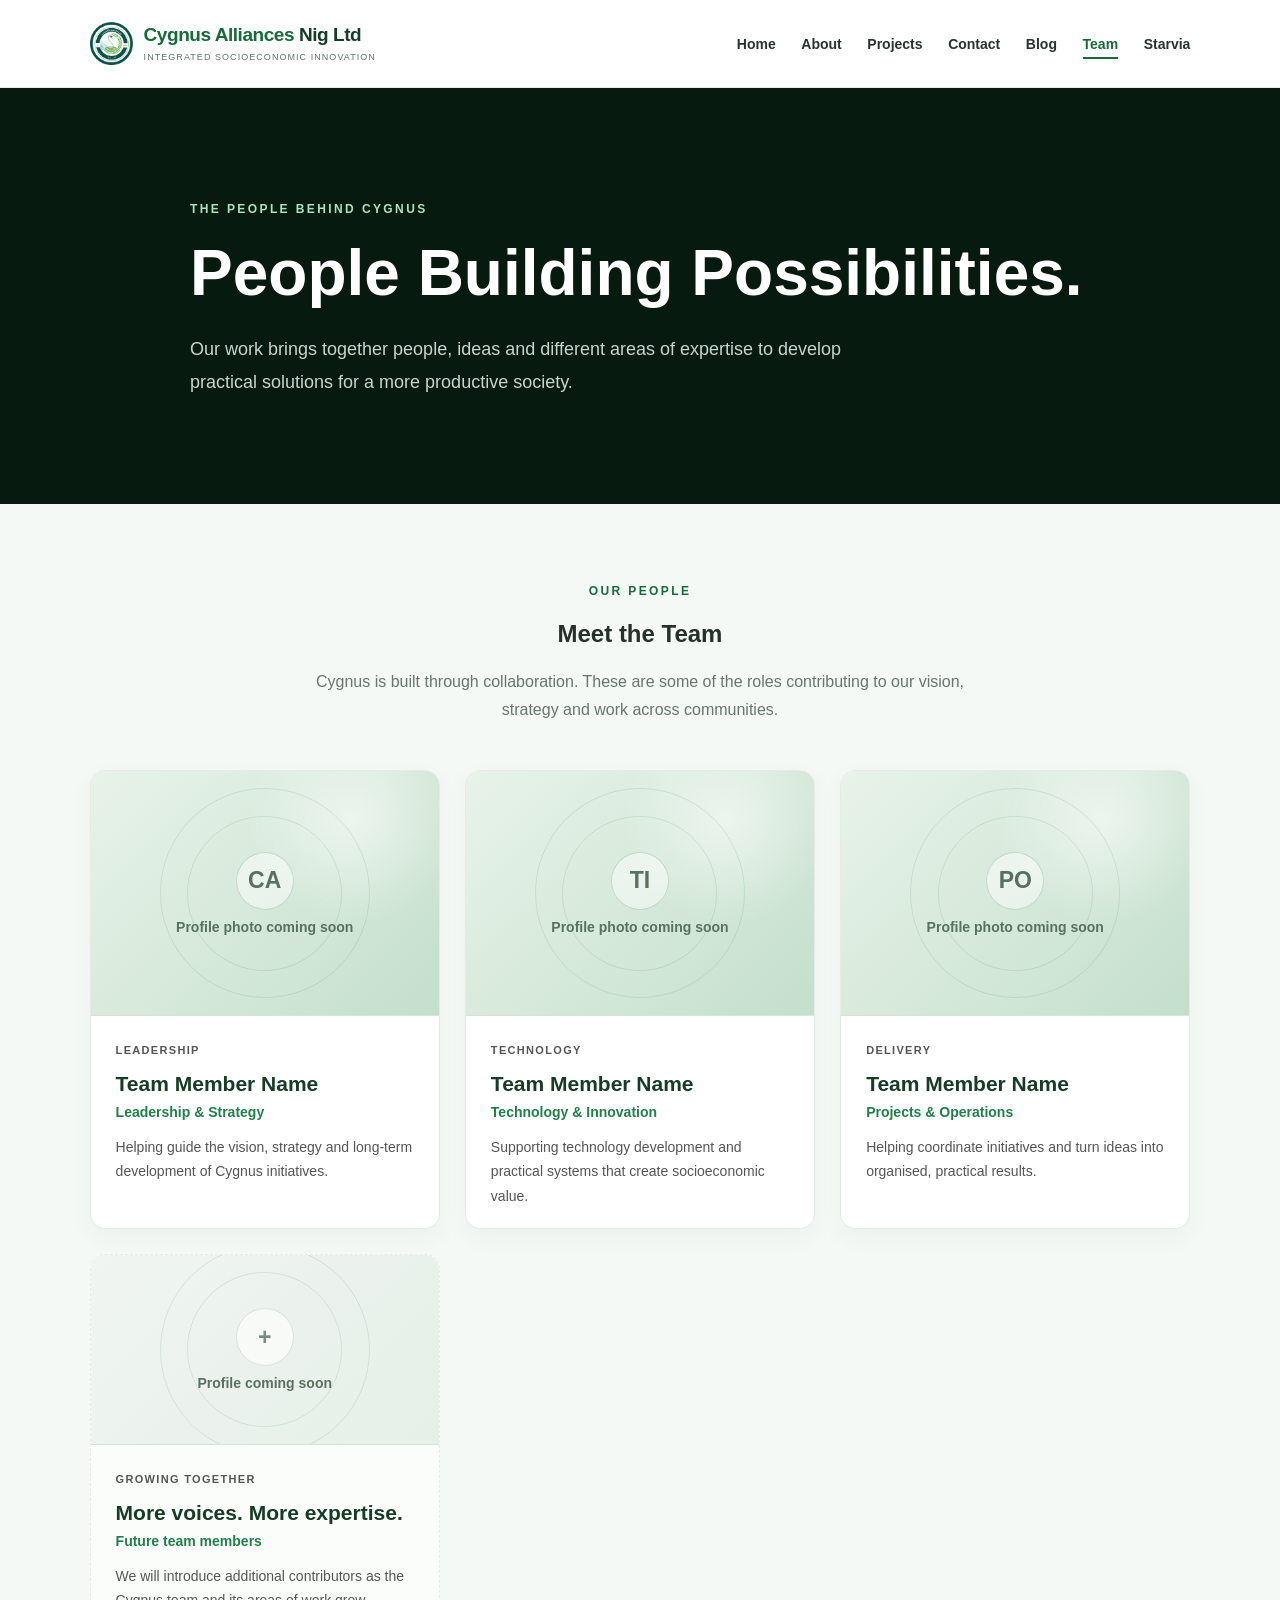
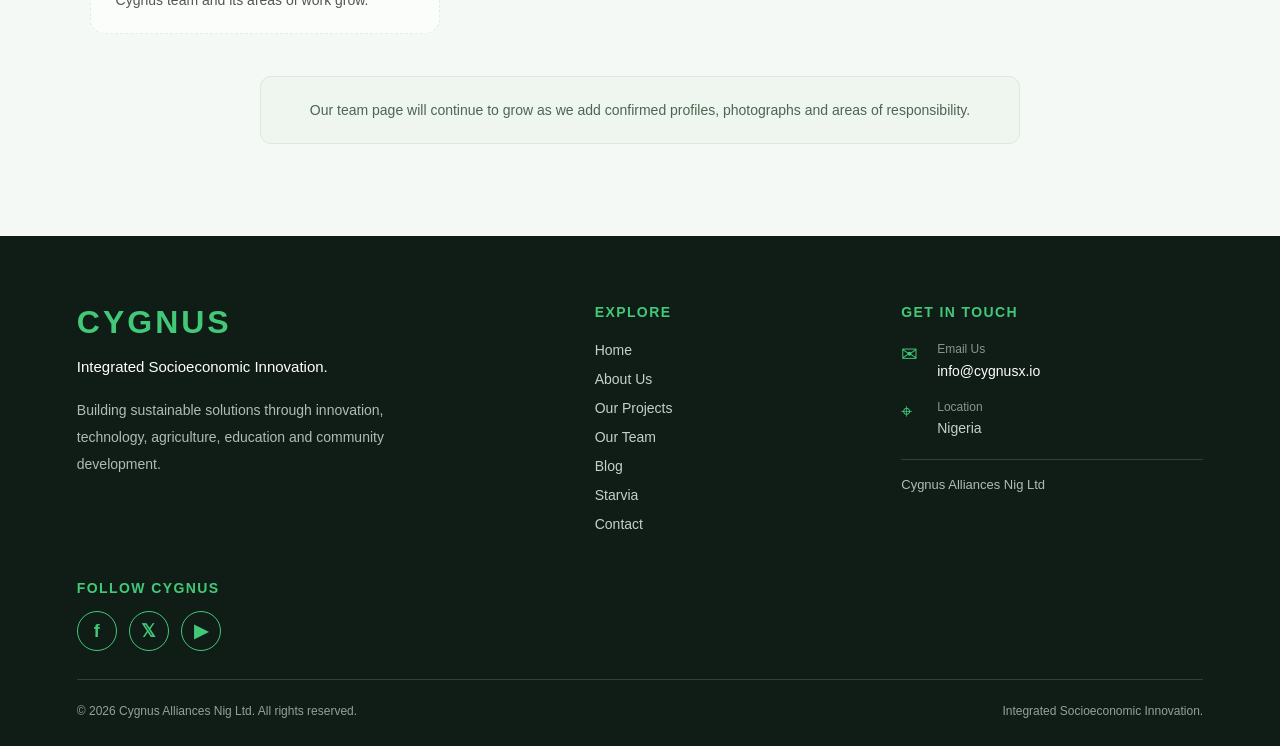
<file: team.html>
<!DOCTYPE html>
<html lang="en">
<head>
    <link rel="icon" type="image/png" href="images/cygnus-logo.png">
    <meta charset="UTF-8">
    <meta name="viewport" content="width=device-width, initial-scale=1.0">

    <meta name="description" content="Meet the people contributing to the vision and work of Cygnus Alliances Nig Ltd.">

    <title>Our Team | Cygnus Alliances Nig Ltd</title>

    <link rel="stylesheet" href="css/style.css">

    <style>
        /* TEAM PAGE */

        .team-page {
            background: #f7faf7;
        }

        .team-page .team-section {
            padding: 78px 7% 92px;
        }

        /* SECTION INTRO */

        .team-page .team-intro {
            max-width: 680px;
            margin: 0 auto 45px;
            text-align: center;
        }

        .team-page .team-intro p:last-child {
            color: #68766d;
            line-height: 1.8;
        }

        /* TEAM GRID */

        .team-page .team-grid {
            display: grid;
            grid-template-columns: repeat(3, minmax(0, 1fr));
            gap: 25px;
            max-width: 1160px;
            margin: 0 auto;
        }

        /* TEAM CARD */

        .team-page .team-card {
            overflow: hidden;
            display: flex;
            flex-direction: column;
            min-width: 0;
            background: #fff;
            border: 1px solid #e4ece5;
            border-radius: 15px;
            box-shadow: 0 8px 25px rgba(22, 65, 37, 0.045);
            transition: transform .22s ease,
                        box-shadow .22s ease,
                        border-color .22s ease;
        }

        .team-page .team-card:hover {
            transform: translateY(-5px);
            border-color: #c9dfce;
            box-shadow: 0 16px 35px rgba(22, 65, 37, 0.09);
        }

        /* PHOTO AREA */

        .team-page .team-photo {
            position: relative;
            display: grid;
            place-items: center;
            min-height: 245px;
            overflow: hidden;
            background:
                radial-gradient(
                    circle at 75% 20%,
                    rgba(255,255,255,.55),
                    transparent 32%
                ),
                linear-gradient(
                    135deg,
                    #e8f3ea,
                    #d4e8d9 55%,
                    #c4dfcc
                );
            color: #39724b;
        }

        .team-page .team-photo::before,
        .team-page .team-photo::after {
            content: "";
            position: absolute;
            border: 1px solid rgba(35,112,61,.12);
            border-radius: 50%;
        }

        .team-page .team-photo::before {
            width: 210px;
            height: 210px;
        }

        .team-page .team-photo::after {
            width: 155px;
            height: 155px;
        }

        .team-page .photo-placeholder {
            position: relative;
            z-index: 1;
            display: flex;
            flex-direction: column;
            align-items: center;
            gap: 9px;
            color: #39724b;
            font-size: 13px;
            font-weight: 600;
        }

        .team-page .photo-placeholder-mark {
            display: grid;
            place-items: center;
            width: 58px;
            height: 58px;
            border: 1px solid rgba(35,112,61,.2);
            border-radius: 50%;
            background: rgba(255,255,255,.48);
            font-size: 23px;
        }

        /* MEMBER INFORMATION */

        .team-page .team-info {
            display: flex;
            flex: 1;
            flex-direction: column;
            padding: 25px 25px 20px;
        }

        .team-page .team-kicker {
            margin: 0 0 9px;
            color: #21804a;
            font-size: 11px;
            font-weight: 800;
            letter-spacing: .12em;
            text-transform: uppercase;
        }

        .team-page .team-info h3 {
            margin: 0 0 7px;
            color: #173c26;
            font-size: 21px;
            line-height: 1.3;
        }

        .team-page .team-role {
            margin: 0 0 15px;
            color: #21804a;
            font-size: 14px;
            font-weight: 700;
        }

        .team-page .team-description {
            margin: 0;
            color: #68766d;
            font-size: 14px;
            line-height: 1.75;
        }

        /* SOCIAL LINKS */

        .team-page .team-socials {
            padding: 0 25px 23px;
        }

        .team-page .team-socials a {
            display: inline-flex;
            align-items: center;
            gap: 7px;
            color: #21804a;
            font-size: 13px;
            font-weight: 700;
            text-decoration: none;
        }

        .team-page .team-socials a:hover {
            color: #105d32;
            text-decoration: underline;
            text-underline-offset: 3px;
        }

        /* FUTURE MEMBERS */

        .team-page .team-card-placeholder {
            background: #fbfdfb;
            border-style: dashed;
            box-shadow: none;
        }

        .team-page .team-card-placeholder:hover {
            transform: none;
            box-shadow: none;
        }

        .team-page .team-card-placeholder .team-photo {
            min-height: 190px;
            background: linear-gradient(135deg, #f0f5f1, #e6efe8);
        }

        .team-page .team-card-placeholder .photo-placeholder {
            color: #7b8b7f;
        }

        .team-page .team-card-placeholder .photo-placeholder-mark {
            border-color: #d8e4da;
            color: #7b8b7f;
            background: rgba(255,255,255,.65);
        }

        /* TEAM NOTE */

        .team-page .team-note {
            max-width: 760px;
            margin: 42px auto 0;
            padding: 21px 24px;
            border: 1px solid #dceade;
            border-radius: 11px;
            background: #eef6ef;
            color: #4c6653;
            font-size: 14px;
            line-height: 1.75;
            text-align: center;
        }

        /* TABLET */

        @media (max-width: 950px) {
            .team-page .team-grid {
                grid-template-columns: repeat(2, minmax(0, 1fr));
                gap: 20px;
            }
        }

        /* MOBILE */

        @media (max-width: 620px) {
            .team-page .team-section {
                padding: 55px 5% 65px;
            }

            .team-page .team-grid {
                grid-template-columns: 1fr;
                max-width: 430px;
            }

            .team-page .team-photo {
                min-height: 220px;
            }

            .team-page .team-info {
                padding: 22px 22px 18px;
            }

            .team-page .team-socials {
                padding: 0 22px 21px;
            }
        }

        /* ACCESSIBILITY */

        @media (prefers-reduced-motion: reduce) {
            .team-page .team-card {
                transition: none;
            }

            .team-page .team-card:hover {
                transform: none;
            }
        }
    </style>
</head>

<body>

<div class="team-page">

    <!-- NAVIGATION -->

    <header class="navbar">

        <a href="index.html" class="logo">

            <img src="images/cygnus-logo.png"
                 alt="Cygnus Alliances Logo">

            <span class="logo-text">

                <span class="logo-name">
                    Cygnus Alliances <strong>Nig Ltd</strong>
                </span>

                <span class="logo-tagline">
                    Integrated Socioeconomic Innovation
                </span>

            </span>

        </a>

        <button
            class="menu-toggle"
            id="menuToggle"
            type="button"
            aria-label="Open navigation menu"
            aria-expanded="false"
            aria-controls="mainNav">

            ☰

        </button>

        <nav id="mainNav">

            <a href="index.html">Home</a>
            <a href="about.html">About</a>
            <a href="projects.html">Projects</a>
            <a href="contact.html">Contact</a>
            <a href="blog.html">Blog</a>
            <a href="team.html" class="active" aria-current="page">Team</a>
            <a href="starvia.html">Starvia</a>

        </nav>

    </header>


    <main>

        <!-- PAGE HERO -->

        <section class="page-hero">

            <div>

                <p class="eyebrow">
                    THE PEOPLE BEHIND CYGNUS
                </p>

                <h1>
                    People Building Possibilities.
                </h1>

                <p>
                    Our work brings together people, ideas and
                    different areas of expertise to develop practical
                    solutions for a more productive society.
                </p>

            </div>

        </section>


        <!-- TEAM SECTION -->

        <section class="team-section">

            <div class="team-intro">

                <p class="eyebrow green">
                    OUR PEOPLE
                </p>

                <h2>Meet the Team</h2>

                <p>
                    Cygnus is built through collaboration. These are
                    some of the roles contributing to our vision,
                    strategy and work across communities.
                </p>

            </div>


            <div class="team-grid">


                <!-- MEMBER 1 -->

                <article class="team-card">

                    <div class="team-photo">

                        <div class="photo-placeholder">

                            <span class="photo-placeholder-mark">
                                CA
                            </span>

                            <span>Profile photo coming soon</span>

                        </div>

                    </div>

                    <div class="team-info">

                        <p class="team-kicker">
                            Leadership
                        </p>

                        <h3>Team Member Name</h3>

                        <p class="team-role">
                            Leadership &amp; Strategy
                        </p>

                        <p class="team-description">
                            Helping guide the vision, strategy and
                            long-term development of Cygnus initiatives.
                        </p>

                    </div>

                </article>


                <!-- MEMBER 2 -->

                <article class="team-card">

                    <div class="team-photo">

                        <div class="photo-placeholder">

                            <span class="photo-placeholder-mark">
                                TI
                            </span>

                            <span>Profile photo coming soon</span>

                        </div>

                    </div>

                    <div class="team-info">

                        <p class="team-kicker">
                            Technology
                        </p>

                        <h3>Team Member Name</h3>

                        <p class="team-role">
                            Technology &amp; Innovation
                        </p>

                        <p class="team-description">
                            Supporting technology development and
                            practical systems that create socioeconomic value.
                        </p>

                    </div>

                </article>


                <!-- MEMBER 3 -->

                <article class="team-card">

                    <div class="team-photo">

                        <div class="photo-placeholder">

                            <span class="photo-placeholder-mark">
                                PO
                            </span>

                            <span>Profile photo coming soon</span>

                        </div>

                    </div>

                    <div class="team-info">

                        <p class="team-kicker">
                            Delivery
                        </p>

                        <h3>Team Member Name</h3>

                        <p class="team-role">
                            Projects &amp; Operations
                        </p>

                        <p class="team-description">
                            Helping coordinate initiatives and turn
                            ideas into organised, practical results.
                        </p>

                    </div>

                </article>


                <!-- FUTURE TEAM MEMBERS -->

                <article class="team-card team-card-placeholder">

                    <div class="team-photo">

                        <div class="photo-placeholder">

                            <span class="photo-placeholder-mark">+</span>

                            <span>Profile coming soon</span>

                        </div>

                    </div>

                    <div class="team-info">

                        <p class="team-kicker">
                            Growing together
                        </p>

                        <h3>More voices. More expertise.</h3>

                        <p class="team-role">
                            Future team members
                        </p>

                        <p class="team-description">
                            We will introduce additional contributors
                            as the Cygnus team and its areas of work grow.
                        </p>

                    </div>

                </article>


            </div>


            <p class="team-note">

                Our team page will continue to grow as we add
                confirmed profiles, photographs and areas of responsibility.

            </p>

        </section>

    </main>


    <!-- FOOTER -->

    <footer class="cygnus-footer">

        <div class="footer-content">

            <div class="footer-brand">

                <div class="footer-logo">
                    CYGNUS
                </div>

                <p class="footer-tagline">
                    Integrated Socioeconomic Innovation.
                </p>

                <p class="footer-description">
                    Building sustainable solutions through innovation,
                    technology, agriculture, education and community development.
                </p>

            </div>


            <div class="footer-navigation">

                <h3>Explore</h3>

                <div class="footer-links">

                    <a href="index.html">Home</a>
                    <a href="about.html">About Us</a>
                    <a href="projects.html">Our Projects</a>
                    <a href="team.html">Our Team</a>
                    <a href="blog.html">Blog</a>
                    <a href="starvia.html">Starvia</a>
                    <a href="contact.html">Contact</a>

                </div>

            </div>


            <div class="footer-contact">

                <h3>Get in Touch</h3>

                <div class="footer-contact-item">

                    <span class="footer-contact-icon">✉</span>

                    <div>
                        <span class="footer-label">Email Us</span>

                        <a href="mailto:info@cygnusx.io">
                            info@cygnusx.io
                        </a>
                    </div>

                </div>


                <div class="footer-contact-item">

                    <span class="footer-contact-icon">⌖</span>

                    <div>
                        <span class="footer-label">Location</span>
                        <p>Nigeria</p>
                    </div>

                </div>

                <div class="footer-company">
                    Cygnus Alliances Nig Ltd
                </div>

            </div>

        </div>


        <!-- SOCIAL MEDIA -->

        <div class="footer-social">

            <h3>Follow Cygnus</h3>

            <div class="footer-social-links">

                <a href="https://www.facebook.com/share/1QagBHySaq/?mibextid=wwXIfr"
                   target="_blank"
                   rel="noopener noreferrer"
                   aria-label="Cygnus on Facebook">

                    <span>f</span>

                </a>

                <a href="YOUR_X_PROFILE_URL"
                   target="_blank"
                   rel="noopener noreferrer"
                   aria-label="Cygnus on X">

                    <span>𝕏</span>

                </a>

                <a href="https://youtube.com/@cygnusalliances?si=4Abw4vh-zBStGybl"
                   target="_blank"
                   rel="noopener noreferrer"
                   aria-label="Cygnus on YouTube">

                    <span>▶</span>

                </a>

            </div>

        </div>


        <!-- COPYRIGHT -->

        <div class="footer-bottom">

            <p>
                © 2026 Cygnus Alliances Nig Ltd.
                All rights reserved.
            </p>

            <span>
                Integrated Socioeconomic Innovation.
            </span>

        </div>

    </footer>

</div>

<script src="js/navigation.js"></script>

</body>
</html>
</file>
<file: css/style.css>
/* =========================================================
   CYGNUS ALLIANCES NIG LTD
   Consolidated site stylesheet
   Brand: green, white and deep charcoal
========================================================= */

:root {
    --green: #176b3a;
    --green-dark: #0d3921;
    --green-deep: #071a10;
    --green-bright: #42c978;
    --green-soft: #eaf4ed;
    --green-pale: #f5f9f6;
    --text: #243229;
    --muted: #5b685f;
    --border: #e0e9e2;
    --white: #ffffff;
    --content-width: 1200px;
    --page-gutter: 7%;
    --radius: 12px;
    --shadow: 0 10px 28px rgba(20, 60, 35, 0.08);
}

*,
*::before,
*::after {
    box-sizing: border-box;
}

html {
    scroll-behavior: smooth;
    scroll-padding-top: 110px;
}

body {
    margin: 0;
    color: var(--text);
    background: var(--white);
    font-family: Arial, Helvetica, sans-serif;
    -webkit-font-smoothing: antialiased;
}

img {
    max-width: 100%;
}

a {
    color: inherit;
}

button,
input,
textarea,
select {
    font: inherit;
}

button,
a {
    -webkit-tap-highlight-color: transparent;
}

:focus-visible {
    outline: 3px solid #82c99a;
    outline-offset: 4px;
}

h1,
h2,
h3,
p {
    overflow-wrap: break-word;
}

h2 {
    line-height: 1.15;
}

section {
    scroll-margin-top: 100px;
}

/* =========================================================
   HEADER AND NAVIGATION
========================================================= */

.navbar {
    position: sticky;
    top: 0;
    z-index: 1000;
    width: 100%;
    min-height: 88px;
    padding: 12px var(--page-gutter);
    display: flex;
    align-items: center;
    justify-content: space-between;
    gap: 28px;
    background: rgba(255, 255, 255, 0.97);
    border-bottom: 1px solid #e8eee9;
    backdrop-filter: blur(12px);
}

.navbar .logo {
    display: flex;
    align-items: center;
    gap: 11px;
    flex: 0 1 auto;
    min-width: 0;
    color: var(--green);
    text-decoration: none;
}

.navbar .logo img {
    display: block;
    width: 43px;
    height: 43px;
    flex: 0 0 43px;
    object-fit: contain;
}

.logo-text {
    display: flex;
    flex-direction: column;
    min-width: 0;
    line-height: 1.2;
}

.logo-name {
    color: var(--green);
    font-size: 19px;
    font-weight: 800;
    letter-spacing: -0.45px;
    white-space: nowrap;
}

.logo-name strong {
    color: #123d27;
}

.logo-tagline {
    margin-top: 5px;
    color: #647269;
    font-size: 9px;
    letter-spacing: 1.05px;
    text-transform: uppercase;
}

.navbar nav {
    display: flex;
    align-items: center;
    justify-content: flex-end;
    gap: clamp(14px, 2vw, 27px);
}

.navbar nav a {
    position: relative;
    padding: 10px 0;
    color: #26352c;
    font-size: 14px;
    font-weight: 600;
    text-decoration: none;
    transition: color 0.2s ease;
}

.navbar nav a::after {
    position: absolute;
    right: 0;
    bottom: 3px;
    left: 0;
    height: 2px;
    content: "";
    background: var(--green);
    transform: scaleX(0);
    transform-origin: left;
    transition: transform 0.2s ease;
}

.navbar nav a:hover,
.navbar nav a.active {
    color: var(--green);
}

.navbar nav a:hover::after,
.navbar nav a.active::after {
    transform: scaleX(1);
}

.navbar nav a.active {
    font-weight: 700;
}

.menu-toggle {
    display: none;
    width: 42px;
    height: 42px;
    padding: 0;
    border: 1px solid var(--border);
    border-radius: 8px;
    background: var(--white);
    color: var(--green);
    font-size: 25px;
    line-height: 1;
    cursor: pointer;
}

/* =========================================================
   SHARED TYPOGRAPHY AND SECTIONS
========================================================= */

.eyebrow {
    margin: 0 0 20px;
    color: #a8e4bd;
    font-size: 12px;
    font-weight: 700;
    letter-spacing: 2.4px;
    line-height: 1.5;
}

.eyebrow.green,
.green {
    color: var(--green);
}

.section-heading {
    width: 100%;
    max-width: 740px;
    margin: 0 auto 42px;
    text-align: center;
}

.section-heading h2 {
    margin: 0 0 17px;
    color: var(--green);
    font-size: clamp(29px, 4vw, 43px);
    line-height: 1.16;
}

.section-heading > p:last-child {
    margin: 0 auto;
    color: var(--muted);
    font-size: 16px;
    line-height: 1.8;
}

.button {
    display: inline-flex;
    min-height: 48px;
    align-items: center;
    justify-content: center;
    padding: 13px 25px;
    border: 2px solid transparent;
    border-radius: 7px;
    font-size: 15px;
    font-weight: 700;
    text-align: center;
    text-decoration: none;
    transition: transform 0.22s ease, background 0.22s ease,
                color 0.22s ease, border-color 0.22s ease,
                box-shadow 0.22s ease;
}

.button:hover {
    transform: translateY(-3px);
}

/* =========================================================
   HOMEPAGE HERO
========================================================= */

.hero {
    min-height: 590px;
    padding: 100px var(--page-gutter);
    display: flex;
    align-items: center;
    color: var(--white);
    background:
        radial-gradient(circle at 88% 20%, rgba(66, 201, 120, 0.2), transparent 30%),
        linear-gradient(120deg, #071a10 0%, #0d3921 55%, #176b3a 100%);
}

.hero-content {
    width: 100%;
    max-width: 920px;
    text-align: left;
    animation: heroReveal 0.8s ease-out both;
}

.hero h1 {
    max-width: 900px;
    margin: 0 0 24px;
    color: var(--white);
    font-size: clamp(39px, 5.4vw, 68px);
    font-weight: 800;
    letter-spacing: -1.8px;
    line-height: 1.08;
}

.hero-text {
    max-width: 680px;
    margin: 0;
    color: #e0ece4;
    font-size: clamp(16px, 1.7vw, 19px);
    line-height: 1.8;
}

.hero-buttons {
    display: flex;
    align-items: center;
    justify-content: flex-start;
    flex-wrap: wrap;
    gap: 14px;
    margin-top: 34px;
}

.hero-buttons .primary {
    border-color: var(--white);
    background: var(--white);
    color: var(--green-dark);
}

.hero-buttons .primary:hover {
    border-color: #e4f2e8;
    background: #e4f2e8;
    box-shadow: 0 9px 22px rgba(0, 0, 0, 0.14);
}

.hero-buttons .secondary {
    border-color: rgba(255, 255, 255, 0.65);
    background: transparent;
    color: var(--white);
}

.hero-buttons .secondary:hover {
    border-color: var(--white);
    background: var(--white);
    color: var(--green-dark);
}

@keyframes heroReveal {
    from { opacity: 0; transform: translateY(18px); }
    to { opacity: 1; transform: translateY(0); }
}

/* =========================================================
   HOMEPAGE CORE AREAS
========================================================= */

.core-areas {
    padding: 68px var(--page-gutter);
    background: var(--green-pale);
    text-align: center;
}

.core-areas .section-heading {
    max-width: 700px;
    margin-bottom: 34px;
}

.core-areas .section-heading h2 {
    position: relative;
    display: inline-block;
    margin-bottom: 20px;
    padding-bottom: 15px;
    font-size: clamp(28px, 3.5vw, 34px);
}

.core-areas .section-heading h2::after {
    position: absolute;
    bottom: 0;
    left: 50%;
    width: 110px;
    height: 3px;
    border-radius: 5px;
    content: "";
    background: var(--green);
    transform: translateX(-50%);
}

.areas-grid {
    width: 100%;
    max-width: 1150px;
    margin: 0 auto;
    display: grid;
    grid-template-columns: repeat(2, minmax(0, 1fr));
    gap: 22px;
    text-align: left;
}

.area-card {
    height: 100%;
    padding: 29px;
    display: flex;
    flex-direction: column;
    background: var(--white);
    border: 1px solid var(--border);
    border-radius: var(--radius);
    box-shadow: 0 5px 18px rgba(20, 60, 35, 0.045);
    transition: transform 0.25s ease, box-shadow 0.25s ease,
                border-color 0.25s ease;
}

.area-card:hover {
    border-color: #b7d5c0;
    box-shadow: var(--shadow);
    transform: translateY(-4px);
}

.area-card h3 {
    margin: 0 0 11px;
    color: var(--green);
    font-size: 20px;
    line-height: 1.4;
}

.area-card p {
    margin: 0;
    color: #4d5951;
    font-size: 15px;
    line-height: 1.8;
}

/* =========================================================
   HOMEPAGE PROJECT CARDS
========================================================= */

.projects {
    padding: 76px var(--page-gutter);
    background: var(--white);
}

.projects .section-heading {
    margin-bottom: 38px;
}

.projects .section-heading h2 {
    color: var(--green);
}

.project-grid {
    width: 100%;
    max-width: 1150px;
    margin: 0 auto;
    display: grid;
    grid-template-columns: repeat(3, minmax(0, 1fr));
    gap: 24px;
    align-items: stretch;
}

.project-card {
    min-width: 0;
    overflow: hidden;
    background: var(--white);
    border: 1px solid var(--border);
    border-radius: var(--radius);
    box-shadow: 0 5px 18px rgba(20, 60, 35, 0.055);
    transition: transform 0.25s ease, box-shadow 0.25s ease;
}

.project-card:hover {
    box-shadow: var(--shadow);
    transform: translateY(-5px);
}

.project-image {
    width: 100%;
    min-height: 0;
    aspect-ratio: 16 / 10;
    padding: 22px;
    display: flex;
    align-items: flex-end;
    background-position: center;
    background-size: cover;
    color: var(--white);
}

.project-image span {
    font-size: 12px;
    font-weight: 700;
    letter-spacing: 1.8px;
    text-shadow: 0 2px 8px rgba(0, 0, 0, 0.4);
}

.agro-image {
    background-image:
        linear-gradient(rgba(7, 26, 16, 0.18), rgba(7, 26, 16, 0.72)),
        url("../images/agro.jpg");
    background-color: #168447;
}

.alpha-image {
    background-image:
        linear-gradient(rgba(7, 26, 16, 0.18), rgba(7, 26, 16, 0.72)),
        url("../images/alpha.jpg");
    background-color: #315f43;
}

.gong-image {
    background-image:
        linear-gradient(rgba(7, 26, 16, 0.18), rgba(7, 26, 16, 0.72)),
        url("../images/gong.jpg");
    background-color: #452f20;
}

.project-content {
    height: calc(100% - 1px);
    padding: 25px;
    display: flex;
    flex-direction: column;
    align-items: flex-start;
}

.project-category {
    margin: 0 0 9px;
    color: var(--green);
    font-size: 11px;
    font-weight: 700;
    letter-spacing: 1.4px;
}

.project-content h3 {
    margin: 0 0 11px;
    color: var(--green);
    font-size: 24px;
    line-height: 1.3;
}

.project-content p:not(.project-category) {
    margin: 0;
    color: #4d5951;
    font-size: 15px;
    line-height: 1.75;
}

.project-content a {
    display: inline-block;
    margin-top: auto;
    padding-top: 18px;
    color: var(--green);
    font-size: 14px;
    font-weight: 700;
    text-decoration: none;
}

.project-content a:hover {
    text-decoration: underline;
}

/* =========================================================
   HOMEPAGE APPROACH
========================================================= */

.approach {
    padding: 90px var(--page-gutter);
    background: var(--green-dark);
    color: var(--white);
}

.approach-content {
    width: 100%;
    max-width: 1150px;
    margin: 0 auto;
    display: grid;
    grid-template-columns: 1fr 1fr;
    gap: 75px;
}

.approach-heading h2 {
    margin: 12px 0 0;
    color: var(--white);
    font-size: clamp(34px, 4.2vw, 51px);
    line-height: 1.12;
}

.approach-text {
    padding-top: 28px;
}

.approach-text p {
    margin: 0 0 20px;
    color: #dce9e1;
    font-size: 16px;
    line-height: 1.85;
}

.approach-pillars {
    width: 100%;
    max-width: 1150px;
    margin: 65px auto 0;
    display: grid;
    grid-template-columns: repeat(4, minmax(0, 1fr));
    border-top: 1px solid rgba(255, 255, 255, 0.23);
}

.approach-pillars div {
    min-width: 0;
    padding: 25px 20px;
    border-right: 1px solid rgba(255, 255, 255, 0.23);
}

.approach-pillars div:first-child {
    padding-left: 0;
}

.approach-pillars div:last-child {
    border-right: 0;
}

.approach-pillars strong {
    display: block;
    margin-bottom: 12px;
    color: #9be7b9;
    font-size: 12px;
}

.approach-pillars span {
    color: var(--white);
    font-size: 19px;
}

/* =========================================================
   HOMEPAGE CONTACT CTA
========================================================= */

.contact-cta {
    padding: 88px 24px;
    background: var(--green-pale);
    text-align: center;
}

.contact-cta-content {
    width: 100%;
    max-width: 760px;
    margin: 0 auto;
    display: flex;
    flex-direction: column;
    align-items: center;
}

.contact-cta h2 {
    margin: 8px 0 18px;
    color: #173d2b;
    font-size: clamp(34px, 4.5vw, 52px);
    line-height: 1.12;
}

.contact-cta p:not(.eyebrow) {
    max-width: 680px;
    margin: 0 auto 28px;
    color: var(--muted);
    font-size: 16px;
    line-height: 1.8;
}

.cta-button {
    border-color: var(--green);
    background: var(--green);
    color: var(--white);
}

.cta-button:hover {
    border-color: #104d2a;
    background: #104d2a;
}

/* =========================================================
   SHARED INNER PAGE HERO
========================================================= */

.page-hero {
    padding: 112px var(--page-gutter) 88px;
    background: var(--green-deep);
    color: var(--white);
}

.page-hero > div {
    max-width: 900px;
    margin: 0 auto;
}

.page-hero h1 {
    margin: 18px 0 25px;
    color: var(--white);
    font-size: clamp(40px, 6vw, 64px);
    line-height: 1.1;
}

.page-hero p:not(.eyebrow) {
    max-width: 700px;
    color: #c7d5cd;
    font-size: 18px;
    line-height: 1.8;
}

/* =========================================================
   ABOUT PAGE
========================================================= */

.about-intro {
    max-width: 1200px;
    margin: 0 auto;
    padding: 90px var(--page-gutter);
    display: grid;
    grid-template-columns: 1fr 1fr;
    gap: 70px;
}

.about-intro h2 {
    margin-top: 0;
    color: var(--green);
    font-size: clamp(32px, 4vw, 43px);
    line-height: 1.2;
}

.about-text {
    padding-top: 12px;
}

.about-text p {
    margin: 0 0 22px;
    color: var(--muted);
    font-size: 16px;
    line-height: 1.85;
}

.mission-section {
    padding: 85px var(--page-gutter);
    display: grid;
    grid-template-columns: repeat(2, minmax(0, 1fr));
    gap: 25px;
    background: var(--green-pale);
}

.mission-card {
    padding: 38px;
    background: var(--white);
    border: 1px solid var(--border);
    border-radius: var(--radius);
}

.mission-card h2 {
    margin: 15px 0;
    color: var(--green);
    font-size: 30px;
    line-height: 1.25;
}

/* Other approach cards used on the About page */
.approach-section {
    padding: 80px 6%;
    background: var(--green-pale);
}

.approach-grid {
    max-width: 1100px;
    margin: 40px auto 0;
    display: grid;
    grid-template-columns: repeat(3, minmax(0, 1fr));
    gap: 24px;
}

.approach-card {
    padding: 28px;
    background: var(--white);
    border: 1px solid var(--border);
    border-radius: var(--radius);
    transition: transform 0.25s ease, box-shadow 0.25s ease;
}

.approach-card:hover {
    box-shadow: var(--shadow);
    transform: translateY(-4px);
}

.approach-card h3 {
    margin: 0 0 12px;
    color: var(--green);
    font-size: 18px;
    line-height: 1.5;
}

.approach-card p {
    margin: 0;
    color: var(--muted);
    line-height: 1.8;
}

/* =========================================================
   PROJECTS PAGE
========================================================= */

.project-page {
    max-width: 1200px;
    margin: 0 auto;
    padding: 90px var(--page-gutter);
}

.project-detail {
    margin-bottom: 100px;
    display: grid;
    grid-template-columns: 1fr 1fr;
    align-items: center;
    gap: 60px;
}

.project-detail:last-child {
    margin-bottom: 0;
}

.project-detail.reverse {
    direction: rtl;
}

.project-detail.reverse .project-detail-content {
    direction: ltr;
}

.project-detail-image {
    min-height: 390px;
    padding: 28px;
    display: flex;
    align-items: flex-end;
    background-position: center;
    background-size: cover;
    border-radius: var(--radius);
}

.project-detail-image span {
    color: var(--white);
    font-size: 13px;
    font-weight: 700;
    letter-spacing: 1.8px;
    text-shadow: 0 2px 8px rgba(0, 0, 0, 0.4);
}

.project-detail-content h2 {
    margin: 12px 0 20px;
    color: var(--green);
    font-size: clamp(34px, 4vw, 48px);
    line-height: 1.15;
}

.project-detail-content p:not(.project-category) {
    margin: 0 0 18px;
    color: var(--muted);
    font-size: 16px;
    line-height: 1.85;
}

.projects-closing {
    padding: 75px 24px;
    background: var(--green-pale);
    text-align: center;
}

.projects-closing .eyebrow {
    color: var(--green);
}

.projects-closing h2 {
    max-width: 750px;
    margin: 0 auto 18px;
    color: var(--green);
    font-size: clamp(30px, 4vw, 42px);
    line-height: 1.2;
}

.projects-closing > p:not(.eyebrow) {
    max-width: 700px;
    margin: 0 auto 28px;
    color: var(--muted);
    line-height: 1.8;
}

.projects-closing .button,
.project-cta .button {
    border-color: var(--green);
    background: var(--green);
    color: var(--white);
    text-decoration: none;
}

.projects-closing .button:hover,
.project-cta .button:hover {
    border-color: #104d2a;
    background: #104d2a;
}

.project-cta {
    padding: 75px 24px;
    background: var(--green);
    color: var(--white);
    text-align: center;
}

.project-cta h2 {
    max-width: 750px;
    margin: 0 auto 18px;
    font-size: clamp(30px, 4vw, 42px);
    line-height: 1.2;
}

.project-cta p {
    max-width: 680px;
    margin: 0 auto 28px;
    color: #e5f2e9;
    line-height: 1.8;
}

/* =========================================================
   CONTACT PAGE
========================================================= */

.contact-section {
    max-width: 1200px;
    margin: 0 auto;
    padding: 90px var(--page-gutter);
    display: grid;
    grid-template-columns: 1fr 1fr;
    gap: 75px;
}

.contact-intro h2 {
    margin: 15px 0 22px;
    color: var(--green);
    font-size: clamp(34px, 4vw, 43px);
    line-height: 1.2;
}

.contact-intro > p:not(.eyebrow) {
    color: var(--muted);
    font-size: 16px;
    line-height: 1.85;
}

.contact-details {
    display: flex;
    flex-direction: column;
    gap: 28px;
}

.contact-item {
    padding-bottom: 22px;
    border-bottom: 1px solid #dce4de;
}

.contact-item span {
    color: var(--green);
    font-size: 11px;
    font-weight: 700;
    letter-spacing: 1.4px;
}

.contact-item h3 {
    margin: 9px 0 0;
    font-size: 19px;
    line-height: 1.45;
}

.contact-bottom {
    padding: 85px 7%;
    background: var(--green-pale);
}

.contact-bottom > div {
    max-width: 800px;
    margin: 0 auto;
    text-align: center;
}

.contact-bottom h2 {
    margin: 15px 0 18px;
    color: var(--green);
    font-size: clamp(32px, 4vw, 46px);
    line-height: 1.2;
}

.contact-bottom p:not(.eyebrow) {
    margin: 0 auto 28px;
    color: var(--muted);
    font-size: 16px;
    line-height: 1.8;
}

/* Contact options */
.contact-options {
    padding: 70px 6%;
    background: var(--green-pale);
}

.contact-options-grid {
    max-width: 1100px;
    margin: 0 auto;
    display: grid;
    grid-template-columns: repeat(3, minmax(0, 1fr));
    gap: 22px;
}

.contact-option {
    padding: 28px;
    background: var(--white);
    border: 1px solid var(--border);
    border-radius: var(--radius);
    transition: transform 0.25s ease, box-shadow 0.25s ease;
}

.contact-option:hover {
    box-shadow: var(--shadow);
    transform: translateY(-4px);
}

.contact-option h3 {
    margin: 0 0 12px;
    color: var(--green);
    font-size: 19px;
}

.contact-option p {
    margin: 0;
    color: var(--muted);
    line-height: 1.8;
}

/* Contact form */
.contact-form {
    padding: 80px 24px;
    background: #edf5ef;
}

.contact-form h2 {
    max-width: 700px;
    margin: 0 auto 14px;
    color: var(--green);
    font-size: clamp(29px, 4vw, 40px);
    text-align: center;
    line-height: 1.3;
}

.contact-form > p {
    max-width: 650px;
    margin: 0 auto 32px;
    color: #536158;
    text-align: center;
    line-height: 1.8;
}

.contact-form form {
    max-width: 700px;
    margin: 0 auto;
    padding: 34px;
    display: flex;
    flex-direction: column;
    gap: 12px;
    background: var(--white);
    border: 1px solid #dce9df;
    border-radius: 14px;
    box-shadow: 0 12px 35px rgba(23, 107, 58, 0.07);
}

.contact-form label {
    display: block;
    margin: 9px 0 0;
    color: #24382b;
    font-weight: 600;
}

.contact-form input,
.contact-form textarea {
    width: 100%;
    padding: 13px 14px;
    border: 1px solid #d3ded6;
    border-radius: 8px;
    background: #fbfdfb;
    color: var(--text);
    font: inherit;
    transition: border-color 0.2s ease, box-shadow 0.2s ease;
}

.contact-form input:focus,
.contact-form textarea:focus {
    outline: none;
    border-color: #198754;
    box-shadow: 0 0 0 3px rgba(25, 135, 84, 0.12);
}

.contact-form textarea {
    min-height: 150px;
    resize: vertical;
}

.contact-form button {
    align-self: flex-start;
    margin-top: 14px;
    padding: 14px 27px;
    border: 2px solid var(--green);
    border-radius: 8px;
    background: var(--green);
    color: var(--white);
    font-weight: 700;
    cursor: pointer;
    transition: background 0.2s ease, transform 0.2s ease;
}

.contact-form button:hover {
    border-color: #104d2a;
    background: #104d2a;
    transform: translateY(-2px);
}

/* =========================================================
   BLOG AND TEAM PAGES
========================================================= */

.blog-section,
.team-section {
    padding: 80px 6%;
    background: var(--green-pale);
}

.blog-grid,
.team-grid {
    max-width: 1150px;
    margin: 40px auto 0;
    display: grid;
    grid-template-columns: repeat(3, minmax(0, 1fr));
    align-items: stretch;
    gap: 25px;
}

.blog-card,
.team-card {
    min-width: 0;
    height: 100%;
    overflow: hidden;
    display: flex;
    flex-direction: column;
    background: var(--white);
    border: 1px solid var(--border);
    border-radius: var(--radius);
    transition: transform 0.25s ease, box-shadow 0.25s ease;
}

.blog-card:hover,
.team-card:hover {
    box-shadow: var(--shadow);
    transform: translateY(-5px);
}

.blog-image {
    min-height: 0;
    aspect-ratio: 16 / 9;
    overflow: hidden;
    display: flex;
    align-items: flex-end;
    padding: 20px;
    background: linear-gradient(135deg, #176b3a, #a9d6b6);
}

.blog-image img,
.blog-image .cms-blog-cover {
    display: block;
    width: 100%;
    height: 100%;
    object-fit: cover;
}

.blog-image span {
    color: var(--white);
    font-size: 20px;
    font-weight: 700;
}

.blog-content,
.team-info {
    padding: 24px;
}

.blog-content {
    flex: 1;
    display: flex;
    flex-direction: column;
    align-items: flex-start;
}

.blog-category {
    margin: 0;
    color: var(--green);
    font-size: 12px;
    font-weight: 700;
    letter-spacing: 1px;
}

.blog-content h3,
.team-info h3 {
    margin: 11px 0;
    color: #203528;
    font-size: 19px;
    line-height: 1.45;
}

.blog-content > p:not(.blog-category):not(.blog-date),
.team-info > p:not(.team-role) {
    color: #555;
    line-height: 1.75;
}

.blog-content h3 {
    display: -webkit-box;
    overflow: hidden;
    -webkit-box-orient: vertical;
    -webkit-line-clamp: 2;
    line-clamp: 2;
}

.blog-content > p:not(.blog-category):not(.blog-date) {
    display: -webkit-box;
    overflow: hidden;
    -webkit-box-orient: vertical;
    -webkit-line-clamp: 3;
    line-clamp: 3;
}

.blog-content .article-back-link {
    margin-top: auto;
    padding-top: 12px;
}

.blog-status {
    display: inline-block;
    margin-top: 10px;
    color: var(--green);
    font-size: 14px;
    font-weight: 600;
}

.blog-date {
    margin: 5px 0 10px;
    color: #6b786f;
    font-size: 13px;
}

/* Blog archive filters */
.blog-archive {
    margin: 0 0 32px;
    padding: 24px;
    background: linear-gradient(135deg, #f2f8f2, #fff);
    border: 1px solid #dce9dc;
    border-radius: 14px;
}

.blog-archive-heading h3 {
    margin: 0 0 6px;
    color: #173d2b;
    font-size: 20px;
}

.blog-archive-heading p {
    margin: 0 0 18px;
    color: #627268;
    font-size: 14px;
}

.blog-filters {
    display: flex;
    align-items: center;
    flex-wrap: wrap;
    gap: 10px;
}

.blog-filter,
#blog-year {
    min-height: 42px;
    padding: 10px 16px;
    border: 1px solid #cbdccd;
    border-radius: 8px;
    background: var(--white);
    color: #234533;
    font-size: 14px;
    cursor: pointer;
    transition: background 0.2s ease, color 0.2s ease,
                border-color 0.2s ease, transform 0.2s ease;
}

.blog-filter:hover,
#blog-year:hover {
    border-color: #23834b;
}

.blog-filter:hover {
    transform: translateY(-1px);
}

.blog-filter.active {
    border-color: var(--green);
    background: var(--green);
    color: var(--white);
}

#blog-year {
    min-width: 135px;
}

#blog-results-count {
    margin: 18px 0;
    color: #627268;
    font-size: 14px;
}

/* Team photos and roles */
.team-photo {
    min-height: 260px;
    display: flex;
    align-items: center;
    justify-content: center;
    overflow: hidden;
    background: #e5eee7;
    border-bottom: 1px solid #d5e3d8;
}

.team-photo span {
    color: #587060;
    font-size: 14px;
}

.team-photo img {
    display: block;
    width: 100%;
    height: 100%;
    min-height: 260px;
    object-fit: cover;
}

.team-role {
    margin: 0 0 12px;
    color: var(--green);
    font-weight: 600;
}

.team-socials {
    display: flex;
    margin-top: auto;
    padding: 0 24px 24px;
}

.team-socials a {
    display: block;
    width: 100%;
    padding: 11px 15px;
    border: 1px solid var(--green);
    border-radius: 7px;
    background: var(--white);
    color: var(--green);
    font-size: 14px;
    font-weight: 600;
    text-align: center;
    text-decoration: none;
    transition: background 0.2s ease, color 0.2s ease,
                transform 0.2s ease;
}

.team-socials a:hover {
    background: var(--green);
    color: var(--white);
    transform: translateY(-2px);
}

/* =========================================================
   BLOG ARTICLE
========================================================= */

.article-page {
    background: var(--white);
}

.article-header {
    max-width: 850px;
    margin: 0 auto;
    padding: 75px 24px 40px;
    text-align: center;
}

.article-header h1 {
    margin: 18px 0;
    color: #183b27;
    font-size: clamp(34px, 5vw, 56px);
    line-height: 1.2;
}

.article-intro {
    max-width: 750px;
    margin: 0 auto 22px;
    color: #536158;
    font-size: 18px;
    line-height: 1.8;
}

.article-meta {
    color: #6a756d;
    font-size: 14px;
}

.article-cover {
    max-width: 1000px;
    min-height: 300px;
    margin: 0 auto 55px;
    padding: 30px;
    display: flex;
    align-items: flex-end;
    box-sizing: border-box;
    border-radius: 14px;
    background: linear-gradient(135deg, #124c2c, #8fbd9b);
}

.article-cover span {
    color: var(--white);
    font-size: 24px;
    font-weight: 700;
}

.article-body {
    max-width: 760px;
    margin: 0 auto;
    padding: 0 24px 80px;
}

.article-body h2 {
    margin: 40px 0 15px;
    color: var(--green);
    font-size: 27px;
    line-height: 1.4;
}

.article-body p {
    margin: 0 0 20px;
    color: #454f48;
    font-size: 16px;
    line-height: 1.95;
}

.article-back-link {
    display: inline-block;
    margin-top: 25px;
    color: var(--green);
    font-weight: 700;
    text-decoration: none;
}

.article-back-link:hover {
    text-decoration: underline;
}

/* Special agriculture article treatment */
body.agriculture-article {
    background:
        radial-gradient(ellipse at 12% 15%, rgba(7, 87, 43, 0.16), transparent 42%),
        radial-gradient(ellipse at 88% 75%, rgba(23, 107, 58, 0.13), transparent 40%),
        linear-gradient(135deg, #edf7f0, #e4f1e8, #f3f8f4);
}

body.agriculture-article main {
    padding: 55px 7%;
    background: transparent;
}

body.agriculture-article .article-page {
    max-width: 1100px;
    margin: 0 auto;
    overflow: hidden;
    background: var(--white);
    border-radius: 14px;
    box-shadow: 0 12px 40px rgba(20, 70, 40, 0.07);
}

/* =========================================================
   STARVIA PAGE
========================================================= */

.starvia-hero {
    padding: 100px 8%;
    background:
        radial-gradient(circle at 85% 20%, rgba(90, 180, 110, 0.3), transparent 35%),
        linear-gradient(120deg, #103d25, #176b3a 60%, #27834b);
    color: var(--white);
}

.starvia-hero-content {
    max-width: 850px;
    margin: 0 auto;
}

.starvia-hero .eyebrow,
.starvia-partnership .eyebrow {
    color: #b9e4c5;
}

.starvia-hero h1 {
    margin: 15px 0;
    font-size: clamp(42px, 7vw, 76px);
    letter-spacing: 5px;
}

.starvia-hero h2 {
    max-width: 700px;
    font-size: clamp(22px, 3vw, 34px);
    line-height: 1.4;
}

.starvia-hero p {
    max-width: 680px;
    line-height: 1.8;
}

.starvia-button {
    display: inline-block;
    margin-top: 20px;
    padding: 13px 24px;
    border-radius: 7px;
    background: var(--white);
    color: var(--green);
    font-weight: 700;
    text-decoration: none;
}

.starvia-section {
    padding: 75px 6%;
}

.starvia-focus {
    background: #f4f8f5;
}

.starvia-focus-grid {
    max-width: 1150px;
    margin: 35px auto 0;
    display: grid;
    grid-template-columns: repeat(3, minmax(0, 1fr));
    gap: 22px;
}

.starvia-focus-grid article {
    padding: 27px;
    background: var(--white);
    border: 1px solid var(--border);
    border-radius: var(--radius);
}

.starvia-focus-grid h3 {
    color: var(--green);
}

.starvia-focus-grid p {
    color: #555;
    line-height: 1.8;
}

.starvia-documents {
    max-width: 900px;
    margin: 35px auto 0;
    display: grid;
    gap: 15px;
}

.starvia-documents a {
    padding: 20px;
    display: flex;
    align-items: center;
    justify-content: space-between;
    gap: 15px;
    border: 1px solid var(--border);
    border-radius: 9px;
    background: var(--white);
    color: var(--green);
    text-decoration: none;
}

.starvia-documents a:hover {
    background: #f0f7f1;
}

.starvia-cac-placeholder {
    max-width: 750px;
    min-height: 300px;
    margin: 35px auto 0;
    padding: 25px;
    display: flex;
    align-items: center;
    justify-content: center;
    border: 2px dashed #9cbea5;
    border-radius: var(--radius);
    background: #f4f8f5;
    color: #587060;
    text-align: center;
}

.starvia-cac-placeholder span {
    font-size: 40px;
}

.starvia-partnership {
    padding: 80px 8%;
    background: linear-gradient(120deg, #123e27, #176b3a);
    color: var(--white);
    text-align: center;
}

.starvia-partnership p:not(.eyebrow) {
    max-width: 700px;
    margin: 20px auto;
    line-height: 1.8;
}

/* Starvia contact */
.starvia-contact {
    padding: 85px 20px;
    display: flex;
    justify-content: center;
    background: #f3f8f4;
    text-align: center;
}

.starvia-contact-content {
    width: 100%;
    max-width: 680px;
    margin: 0 auto;
}

.starvia-contact-content h2 {
    margin: 10px 0 15px;
    color: #173f28;
    font-size: 35px;
}

.starvia-contact-intro {
    max-width: 560px;
    margin: 0 auto 35px;
    color: #59675d;
    line-height: 1.7;
}

.starvia-contact-form {
    width: 100%;
    display: flex;
    flex-direction: column;
    gap: 20px;
    text-align: left;
}

.starvia-form-group {
    width: 100%;
}

.starvia-form-group label {
    display: block;
    margin-bottom: 8px;
    color: #244b32;
    font-weight: 600;
}

.starvia-form-group input,
.starvia-form-group textarea {
    display: block;
    width: 100%;
    padding: 15px;
    border: 1px solid #d3dfd5;
    border-radius: 8px;
    background: var(--white);
    color: #263b2c;
}

.starvia-form-group textarea {
    min-height: 150px;
    resize: vertical;
}

.starvia-form-group input:focus,
.starvia-form-group textarea:focus {
    outline: none;
    border-color: #23834a;
    box-shadow: 0 0 0 3px rgba(35, 131, 74, 0.12);
}

.starvia-submit-button {
    display: block;
    width: 100%;
    padding: 15px 24px;
    border: 0;
    border-radius: 8px;
    background: var(--green);
    color: var(--white);
    font-size: 16px;
    font-weight: 600;
    cursor: pointer;
    transition: background 0.25s ease, transform 0.25s ease;
}

.starvia-submit-button:hover {
    background: #10552d;
    transform: translateY(-2px);
}

.starvia-email-alternative {
    margin-top: 30px;
    text-align: center;
}

.starvia-email-alternative p {
    margin-bottom: 10px;
    color: #59675d;
}

.starvia-email-alternative a {
    color: var(--green);
    font-weight: 600;
    text-decoration: none;
}

.starvia-email-alternative a:hover {
    text-decoration: underline;
}

.starvia-honeypot {
    position: absolute;
    left: -9999px;
}

/* =========================================================
   FOOTER
========================================================= */

.cygnus-footer {
    margin-top: 0;
    padding: 68px 6% 24px;
    background: #101d17;
    color: var(--white);
}

.cygnus-footer .footer-content {
    max-width: 1250px;
    margin: 0 auto;
    padding-bottom: 48px;
    display: grid;
    grid-template-columns: 1.5fr 0.8fr 1fr;
    gap: 65px;
    align-items: start;
}

.cygnus-footer .footer-logo {
    margin-bottom: 12px;
    color: var(--green-bright);
    font-size: 32px;
    font-weight: 900;
    letter-spacing: 3px;
}

.cygnus-footer .footer-tagline {
    margin: 0 0 17px;
    color: var(--white);
    font-size: 15px;
    font-weight: 500;
}

.cygnus-footer .footer-description {
    max-width: 340px;
    margin: 0;
    color: #aebdb2;
    font-size: 14px;
    line-height: 1.9;
}

.cygnus-footer h3 {
    margin: 0 0 22px;
    color: var(--green-bright);
    font-size: 14px;
    font-weight: 700;
    letter-spacing: 1.4px;
    text-transform: uppercase;
}

.cygnus-footer .footer-links {
    display: flex;
    flex-direction: column;
    gap: 13px;
}

.cygnus-footer .footer-links a {
    width: fit-content;
    color: #c5d0c8;
    font-size: 14px;
    text-decoration: none;
    transition: color 0.2s ease, transform 0.2s ease;
}

.cygnus-footer .footer-links a:hover {
    color: var(--green-bright);
    transform: translateX(4px);
}

.cygnus-footer .footer-contact-item {
    display: flex;
    align-items: flex-start;
    gap: 14px;
    margin-bottom: 20px;
}

.cygnus-footer .footer-contact-icon {
    min-width: 22px;
    color: var(--green-bright);
    font-size: 20px;
}

.cygnus-footer .footer-label {
    display: block;
    margin-bottom: 6px;
    color: #84988a;
    font-size: 12px;
}

.cygnus-footer .footer-contact-item a {
    color: var(--white);
    font-size: 14px;
    text-decoration: none;
    transition: color 0.2s ease;
}

.cygnus-footer .footer-contact-item a:hover {
    color: var(--green-bright);
}

.cygnus-footer .footer-contact-item p {
    margin: 0;
    color: #c5d0c8;
    font-size: 14px;
}

.cygnus-footer .footer-company {
    margin-top: 23px;
    padding-top: 17px;
    border-top: 1px solid #304238;
    color: #aebdb2;
    font-size: 13px;
}

.cygnus-footer .footer-social {
    max-width: 1250px;
    margin: 0 auto 28px;
}

.cygnus-footer .footer-social h3 {
    margin-bottom: 15px;
}

.cygnus-footer .footer-social-links {
    display: flex;
    align-items: center;
    gap: 12px;
}

.cygnus-footer .footer-social-links a {
    width: 40px;
    height: 40px;
    display: flex;
    align-items: center;
    justify-content: center;
    border: 1px solid var(--green-bright);
    border-radius: 50%;
    color: var(--green-bright);
    font-size: 18px;
    font-weight: 700;
    text-decoration: none;
    transition: background 0.2s ease, color 0.2s ease,
                transform 0.2s ease;
}

.cygnus-footer .footer-social-links a:hover {
    background: var(--green-bright);
    color: #101d17;
    transform: translateY(-3px);
}

.cygnus-footer .footer-bottom {
    max-width: 1250px;
    margin: 0 auto;
    padding-top: 21px;
    display: flex;
    align-items: center;
    justify-content: space-between;
    gap: 15px;
    border-top: 1px solid #304238;
}

.cygnus-footer .footer-bottom p,
.cygnus-footer .footer-bottom span {
    margin: 0;
    color: #91a398;
    font-size: 12px;
    line-height: 1.7;
}

/* Legacy footer class support for any existing pages */
footer:not(.cygnus-footer) {
    padding: 55px 6% 22px;
    background: #101d17;
    color: var(--white);
}

.footer-content {
    max-width: 1200px;
    margin: 0 auto;
    display: grid;
    grid-template-columns: 2fr 1fr 1fr;
    gap: 40px;
}

.footer-brand p,
.footer-company p {
    color: #c5cec8;
    line-height: 1.8;
}

.footer-links {
    display: flex;
    flex-direction: column;
    gap: 12px;
}

.footer-links a {
    color: #e0e7e2;
    text-decoration: none;
}

.footer-links a:hover {
    color: var(--green-bright);
}

.footer-bottom {
    max-width: 1200px;
    margin: 40px auto 0;
    padding-top: 20px;
    border-top: 1px solid #354139;
}

/* =========================================================
   RESPONSIVE BREAKPOINTS
========================================================= */

@media (max-width: 1000px) {
    .navbar {
        gap: 18px;
    }

    .navbar nav {
        gap: 15px;
    }

    .navbar nav a {
        font-size: 13px;
    }

    .project-grid {
        grid-template-columns: repeat(2, minmax(0, 1fr));
    }

    .cygnus-footer .footer-content {
        gap: 38px;
    }

    .starvia-focus-grid {
        grid-template-columns: repeat(2, minmax(0, 1fr));
    }
}

@media (max-width: 800px) {
    :root {
        --page-gutter: 6%;
    }

    .approach-content {
        grid-template-columns: 1fr;
        gap: 20px;
    }

    .approach-text {
        padding-top: 0;
    }

    .approach-pillars {
        margin-top: 45px;
    }

    .about-intro {
        grid-template-columns: 1fr;
        gap: 22px;
    }

    .mission-section {
        grid-template-columns: 1fr;
    }

    .project-detail,
    .project-detail.reverse {
        grid-template-columns: 1fr;
        direction: ltr;
        gap: 30px;
        margin-bottom: 75px;
    }

    .project-detail.reverse .project-detail-content {
        direction: ltr;
    }

    .contact-section {
        grid-template-columns: 1fr;
        gap: 45px;
    }

    .approach-grid,
    .contact-options-grid {
        grid-template-columns: repeat(2, minmax(0, 1fr));
    }

    .blog-grid,
    .team-grid {
        grid-template-columns: repeat(2, minmax(0, 1fr));
    }

    .cygnus-footer .footer-content {
        grid-template-columns: 1fr 1fr;
        gap: 38px;
    }

    .cygnus-footer .footer-brand {
        grid-column: 1 / -1;
    }
}

@media (max-width: 700px) {
    :root {
        --page-gutter: 20px;
    }

    html {
        scroll-padding-top: 82px;
    }

    .navbar {
        min-height: 76px;
        padding: 10px 20px;
        flex-wrap: wrap;
        gap: 10px;
    }

    .navbar .logo {
        gap: 8px;
    }

    .navbar .logo img {
        width: 37px;
        height: 37px;
        flex-basis: 37px;
    }

    .logo-name {
        font-size: 15px;
        letter-spacing: -0.25px;
    }

    .logo-tagline {
        margin-top: 3px;
        font-size: 7px;
        letter-spacing: 0.65px;
    }

    .menu-toggle {
        display: inline-flex;
        align-items: center;
        justify-content: center;
        flex: 0 0 42px;
    }

    .navbar nav {
        display: none;
        width: 100%;
        flex: 0 0 100%;
        padding: 8px 0 12px;
        align-items: stretch;
        flex-direction: column;
        gap: 0;
    }

    .navbar nav.open {
        display: flex;
    }

    .navbar nav a {
        padding: 13px 5px;
        border-top: 1px solid #edf1ed;
        font-size: 15px;
    }

    .navbar nav a::after {
        display: none;
    }

    .hero {
        min-height: 540px;
        padding: 75px 20px;
    }

    .hero h1 {
        font-size: clamp(37px, 10vw, 48px);
        letter-spacing: -1px;
    }

    .hero-text {
        font-size: 16px;
    }

    .hero-buttons {
        align-items: stretch;
        flex-direction: column;
        max-width: 300px;
    }

    .hero-buttons .button {
        width: 100%;
    }

    .core-areas,
    .projects {
        padding: 52px 20px;
    }

    .core-areas .section-heading,
    .projects .section-heading {
        margin-bottom: 27px;
    }

    .areas-grid,
    .project-grid {
        grid-template-columns: 1fr;
        gap: 18px;
    }

    .area-card {
        padding: 24px;
    }

    .project-content {
        padding: 23px;
    }

    .project-image {
        aspect-ratio: 16 / 9;
    }

    .approach {
        padding: 65px 20px;
    }

    .approach-heading h2 {
        font-size: 37px;
    }

    .approach-pillars {
        grid-template-columns: repeat(2, minmax(0, 1fr));
    }

    .approach-pillars div {
        padding: 20px 14px;
        border-bottom: 1px solid rgba(255, 255, 255, 0.23);
    }

    .approach-pillars div:first-child {
        padding-left: 14px;
    }

    .approach-pillars div:nth-child(2) {
        border-right: 0;
    }

    .approach-pillars div:nth-child(3),
    .approach-pillars div:nth-child(4) {
        border-bottom: 0;
    }

    .contact-cta {
        padding: 65px 20px;
    }

    .page-hero {
        padding: 78px 20px 65px;
    }

    .about-intro,
    .project-page,
    .contact-section {
        padding: 65px 20px;
    }

    .about-intro h2,
    .contact-intro h2 {
        font-size: 34px;
    }

    .mission-section {
        padding: 60px 20px;
    }

    .mission-card {
        padding: 28px;
    }

    .project-detail-image {
        min-height: 280px;
    }

    .project-detail-content h2 {
        font-size: 36px;
    }

    .contact-bottom {
        padding: 65px 20px;
    }

    .contact-options,
    .approach-section {
        padding: 55px 20px;
    }

    .approach-grid,
    .contact-options-grid {
        grid-template-columns: 1fr;
        gap: 18px;
    }

    .blog-section,
    .team-section {
        padding: 55px 20px;
    }

    .blog-grid,
    .team-grid {
        grid-template-columns: 1fr;
        gap: 20px;
    }

    .blog-archive {
        padding: 18px;
    }

    .blog-filters {
        align-items: stretch;
    }

    .blog-filter,
    #blog-year {
        flex: 1 1 auto;
    }

    .team-photo {
        min-height: 300px;
    }

    .article-header {
        padding: 55px 20px 30px;
    }

    .article-cover {
        min-height: 210px;
        margin: 0 16px 35px;
        border-radius: 10px;
    }

    .article-body {
        padding: 0 20px 55px;
    }

    .article-body h2 {
        font-size: 23px;
    }

    .article-body p {
        font-size: 15px;
    }

    body.agriculture-article main {
        padding: 25px 14px;
    }

    body.agriculture-article .article-page {
        border-radius: 10px;
    }

    .contact-form {
        padding: 55px 18px;
    }

    .contact-form form {
        padding: 24px 20px;
    }

    .contact-form button {
        width: 100%;
    }

    .starvia-hero {
        padding: 70px 20px;
    }

    .starvia-section {
        padding: 55px 20px;
    }

    .starvia-focus-grid {
        grid-template-columns: 1fr;
    }

    .starvia-documents a {
        align-items: flex-start;
        flex-direction: column;
    }

    .starvia-partnership {
        padding: 65px 20px;
    }

    .starvia-contact {
        padding: 60px 20px;
    }

    .starvia-contact-content h2 {
        font-size: 29px;
    }

    .cygnus-footer {
        padding: 50px 22px 22px;
    }

    .cygnus-footer .footer-content {
        grid-template-columns: 1fr;
        gap: 32px;
        padding-bottom: 35px;
    }

    .cygnus-footer .footer-brand {
        grid-column: auto;
    }

    .cygnus-footer .footer-description {
        max-width: 100%;
    }

    .cygnus-footer .footer-bottom {
        align-items: flex-start;
        flex-direction: column;
        gap: 8px;
    }
}

@media (prefers-reduced-motion: reduce) {
    *,
    *::before,
    *::after {
        scroll-behavior: auto !important;
        animation-duration: 0.01ms !important;
        animation-iteration-count: 1 !important;
        transition-duration: 0.01ms !important;
    }
}

/* Cygnus Blog and Article page refinements
   Loaded after css/style.css. Navigation and global footer remain shared. */

.cy-blog-page .cy-blog-hero {
    position: relative;
    overflow: hidden;
}

.cy-blog-page .cy-blog-hero > div {
    max-width: 850px;
}

.cy-blog-page .cy-blog-hero h1 {
    max-width: 780px;
    line-height: 1.12;
    letter-spacing: -0.035em;
}

.cy-blog-page .cy-blog-hero p:not(.eyebrow) {
    max-width: 690px;
    line-height: 1.8;
}

.cy-blog-section {
    padding-top: clamp(48px, 7vw, 82px);
    padding-bottom: clamp(60px, 8vw, 100px);
}

.cy-blog-archive {
    margin: 34px 0 22px;
    padding: 24px;
    background: #f7faf7;
    border: 1px solid #e3ece5;
    border-radius: 14px;
}

.cy-blog-archive .blog-archive-heading h3 {
    margin-top: 0;
    color: #173d27;
}

.cy-blog-archive .blog-filters {
    display: flex;
    flex-wrap: wrap;
    align-items: end;
    gap: 14px;
    margin-top: 18px;
}

.cy-blog-filter-buttons {
    display: flex;
    flex-wrap: wrap;
    gap: 8px;
}

.cy-blog-archive .blog-filter {
    min-height: 42px;
    padding: 10px 15px;
    border: 1px solid #d9e6dc;
    border-radius: 7px;
    background: #fff;
    color: #31513b;
    font: inherit;
    font-size: 14px;
    cursor: pointer;
    transition: background .2s ease, color .2s ease, border-color .2s ease;
}

.cy-blog-archive .blog-filter:hover,
.cy-blog-archive .blog-filter.active {
    border-color: #168447;
    background: #168447;
    color: #fff;
}

.cy-blog-year-label,
.cy-blog-search-label {
    display: grid;
    gap: 6px;
    color: #506457;
    font-size: 12px;
    font-weight: 700;
}

.cy-blog-year-label select,
.cy-blog-search-label input {
    min-height: 42px;
    min-width: 150px;
    padding: 9px 12px;
    border: 1px solid #d9e6dc;
    border-radius: 7px;
    background: #fff;
    color: #26352c;
    font: inherit;
    font-size: 14px;
}

.cy-blog-search-label input {
    min-width: 220px;
}

.cy-blog-year-label select:focus,
.cy-blog-search-label input:focus {
    outline: 2px solid rgba(22,132,71,.2);
    border-color: #168447;
}

.cy-blog-count {
    min-height: 20px;
    margin: 0 0 18px;
    color: #748278;
    font-size: 13px;
}

.cy-blog-grid {
    align-items: stretch;
}

.cy-blog-card {
    display: flex;
    flex-direction: column;
    height: 100%;
    overflow: hidden;
    border: 1px solid #e5ece6;
    border-radius: 13px;
    background: #fff;
    box-shadow: 0 7px 24px rgba(20,55,32,.055);
    transition: transform .22s ease, box-shadow .22s ease;
}

.cy-blog-card:hover {
    transform: translateY(-4px);
    box-shadow: 0 14px 32px rgba(20,55,32,.10);
}

.cy-blog-card-image-link {
    display: block;
    color: inherit;
    text-decoration: none;
}

.cy-blog-image {
    position: relative;
    height: 220px;
    overflow: hidden;
    background: linear-gradient(135deg, #e7f3e9, #c8e3cf);
}

.cy-blog-image img,
.cy-blog-image .cms-blog-cover {
    display: block;
    width: 100%;
    height: 100%;
    margin: 0;
    object-fit: cover;
    transition: transform .35s ease;
}

.cy-blog-card:hover .cy-blog-image img {
    transform: scale(1.035);
}

.cy-blog-image > span {
    position: absolute;
    left: 14px;
    bottom: 14px;
    max-width: calc(100% - 28px);
    padding: 6px 10px;
    overflow: hidden;
    border-radius: 30px;
    background: rgba(255,255,255,.94);
    color: #176b3a;
    font-size: 11px;
    font-weight: 700;
    text-overflow: ellipsis;
    white-space: nowrap;
}

.cy-blog-image-placeholder {
    display: grid;
    width: 100%;
    height: 100%;
    place-items: center;
    color: rgba(22,100,54,.55);
    font-size: 22px;
    font-weight: 800;
    letter-spacing: .16em;
}

.cy-blog-content {
    display: flex;
    flex: 1;
    flex-direction: column;
    align-items: flex-start;
    padding: 22px;
}

.cy-blog-content .blog-category {
    margin: 0 0 7px;
    color: #168447;
    font-size: 11px;
    font-weight: 800;
    letter-spacing: .07em;
    text-transform: uppercase;
}

.cy-blog-content .blog-date {
    margin: 0 0 10px;
    color: #839087;
    font-size: 12px;
}

.cy-blog-content h3 {
    margin: 0 0 11px;
    color: #173d27;
    font-size: 20px;
    line-height: 1.35;
}

.cy-blog-content h3 a {
    color: inherit;
    text-decoration: none;
}

.cy-blog-content h3 a:hover {
    color: #168447;
}

.cy-blog-excerpt {
    margin: 0 0 20px;
    color: #68776d;
    font-size: 14px;
    line-height: 1.75;
}

.cy-blog-read-link {
    margin-top: auto;
    font-weight: 700;
}

.cy-blog-page .blog-status {
    grid-column: 1 / -1;
    width: 100%;
    padding: 34px 16px;
    color: #65766a;
    text-align: center;
    line-height: 1.7;
}

.cy-blog-page .blog-status.error {
    color: #a33b32;
}

.cy-blog-page .blog-load-more-wrap {
    margin-top: 34px;
    text-align: center;
}

.cy-blog-page .blog-load-more {
    min-height: 46px;
    padding: 12px 23px;
    border: 1px solid #168447;
    border-radius: 7px;
    background: #168447;
    color: #fff;
    font: inherit;
    font-weight: 700;
    cursor: pointer;
    transition: background .2s ease;
}

.cy-blog-page .blog-load-more:hover {
    background: #105d32;
}

.cy-blog-page .blog-load-more[hidden] {
    display: none !important;
}

/* Individual article */
.cy-article-area {
    min-height: 65vh;
    padding: clamp(28px, 5vw, 62px) 18px clamp(45px, 7vw, 82px);
    background:
        radial-gradient(circle at 8% 12%, rgba(46,160,90,.16), transparent 32%),
        radial-gradient(circle at 92% 82%, rgba(20,100,55,.13), transparent 36%),
        #f2f7f3;
}

.cy-article-page {
    width: 100%;
    max-width: 900px;
    margin: 0 auto;
    padding: clamp(25px, 6vw, 62px);
    border: 1px solid #e5ece6;
    border-radius: 15px;
    background: #fff;
    box-shadow: 0 15px 45px rgba(20,55,32,.07);
}

.cy-article-page .article-top {
    margin-bottom: 28px;
}

.cy-article-page .article-back-link,
.cy-article-more .article-back-link {
    display: inline-flex;
    align-items: center;
    gap: 8px;
    color: #168447;
    font-size: 14px;
    font-weight: 700;
    text-decoration: none;
}

.cy-article-page .article-back-link:hover,
.cy-article-more .article-back-link:hover {
    text-decoration: underline;
    text-underline-offset: 4px;
}

.cy-article-page .article-meta {
    display: flex;
    flex-wrap: wrap;
    align-items: center;
    gap: 12px;
    margin-bottom: 17px;
    color: #7a887f;
    font-size: 13px;
}

.cy-article-page .article-category {
    padding: 7px 12px;
    border-radius: 30px;
    background: #edf6ef;
    color: #176b3a;
    font-weight: 700;
}

.cy-article-page > h1 {
    margin: 0 0 26px;
    color: #153c27;
    font-size: clamp(30px, 5vw, 46px);
    line-height: 1.16;
    letter-spacing: -.035em;
    overflow-wrap: anywhere;
}

.cy-article-page .article-cover {
    display: block;
    width: 100%;
    max-height: 490px;
    margin: 0 0 34px;
    border-radius: 11px;
    object-fit: cover;
}

.cy-article-page .article-body {
    color: #35443a;
    font-size: 17px;
    line-height: 1.9;
    overflow-wrap: anywhere;
}

.cy-article-page .article-body h2 {
    margin: 38px 0 13px;
    color: #17452b;
    font-size: clamp(23px, 3vw, 28px);
    line-height: 1.35;
}

.cy-article-page .article-body h3 {
    margin: 30px 0 12px;
    color: #17452b;
    font-size: 21px;
    line-height: 1.4;
}

.cy-article-page .article-body p {
    margin: 0 0 23px;
}

.cy-article-page .article-body ul,
.cy-article-page .article-body ol {
    margin: 0 0 24px;
    padding-left: 25px;
}

.cy-article-page .article-body li {
    margin-bottom: 10px;
}

.cy-article-page .article-body img {
    max-width: 100%;
    height: auto;
    margin: 15px 0;
    border-radius: 9px;
}

.cy-article-page .article-body blockquote {
    margin: 30px 0;
    padding: 18px 23px;
    border-left: 4px solid #23834b;
    border-radius: 0 8px 8px 0;
    background: #f3f8f4;
    color: #3e5c47;
}

.cy-article-page .article-body a {
    color: #176b3a;
    text-decoration: underline;
    text-underline-offset: 3px;
}

.cy-article-page .article-body pre {
    max-width: 100%;
    overflow-x: auto;
    padding: 17px;
    border-radius: 8px;
    background: #f3f6f3;
    font-size: 14px;
}

.cy-article-page .article-body table {
    display: block;
    max-width: 100%;
    overflow-x: auto;
    border-collapse: collapse;
}

.cy-article-page .article-body th,
.cy-article-page .article-body td {
    padding: 10px 12px;
    border: 1px solid #dfe8e1;
    text-align: left;
}

.cy-article-page .article-navigation {
    display: grid;
    grid-template-columns: 1fr 1fr;
    gap: 15px;
    margin-top: 48px;
    padding-top: 27px;
    border-top: 1px solid #e5ece6;
}

.cy-article-page .article-navigation a {
    display: block;
    height: 100%;
    padding: 17px;
    border: 1px solid #e5ece6;
    border-radius: 9px;
    background: #f7faf7;
    color: #176b3a;
    text-decoration: none;
    transition: background .2s ease;
}

.cy-article-page .article-navigation a:hover {
    background: #edf6ef;
}

.cy-article-page .article-navigation span {
    display: block;
    margin-bottom: 7px;
    color: #7b8980;
    font-size: 12px;
}

.cy-article-page .article-navigation strong {
    font-size: 14px;
    line-height: 1.5;
}

.cy-article-page .next-article {
    text-align: right;
}

.cy-article-page .comments-section {
    margin-top: 42px;
    padding-top: 28px;
    border-top: 1px solid #e5ece6;
}

.cy-article-page .comments-section h2 {
    margin: 0 0 10px;
    color: #153c27;
    font-size: 22px;
}

.cy-article-page .comments-section p {
    color: #718078;
    line-height: 1.7;
}

.cy-article-more {
    margin-top: 28px;
}

.cy-article-error {
    padding: 30px 10px;
    text-align: center;
}

.cy-article-error h1 {
    color: #153c27;
}

.cy-article-loading {
    color: #718078;
    text-align: center;
}

.cy-private-feedback {
    width: calc(100% - 36px);
    max-width: 900px;
    margin: 0 auto 70px;
    padding: clamp(25px, 5vw, 42px);
    border: 1px solid #e5ece6;
    border-radius: 13px;
    background: #fff;
}

.cy-private-feedback h2 {
    margin: 0 0 10px;
    color: #153c27;
    font-size: 23px;
}

.cy-private-feedback > p {
    color: #718078;
    line-height: 1.7;
}

.cy-private-feedback form {
    display: grid;
    gap: 9px;
    margin-top: 24px;
}

.cy-private-feedback label {
    color: #26352c;
    font-size: 14px;
    font-weight: 600;
}

.cy-private-feedback input,
.cy-private-feedback textarea {
    width: 100%;
    padding: 13px 14px;
    margin-bottom: 10px;
    border: 1px solid #dce6de;
    border-radius: 7px;
    background: #fbfdfb;
    color: #26352c;
    font: inherit;
}

.cy-private-feedback input:focus,
.cy-private-feedback textarea:focus {
    outline: 2px solid rgba(22,132,71,.18);
    border-color: #168447;
}

.cy-private-feedback button {
    width: fit-content;
    padding: 13px 25px;
    border: 0;
    border-radius: 6px;
    background: #168447;
    color: #fff;
    font-weight: 700;
    cursor: pointer;
}

.cy-private-feedback button:hover {
    background: #105d32;
}

@media (max-width: 800px) {
    .cy-blog-archive {
        padding: 19px;
    }
    .cy-blog-archive .blog-filters {
        align-items: stretch;
    }
    .cy-blog-year-label,
    .cy-blog-search-label {
        flex: 1 1 180px;
    }
    .cy-blog-year-label select,
    .cy-blog-search-label input {
        width: 100%;
    }
    .cy-blog-image {
        height: 205px;
    }
    .cy-article-area {
        padding: 24px 12px 45px;
    }
    .cy-article-page .article-body {
        font-size: 16px;
        line-height: 1.82;
    }
}

@media (max-width: 560px) {
    .cy-blog-filter-buttons {
        width: 100%;
    }
    .cy-blog-archive .blog-filter {
        flex: 1 1 auto;
        padding-inline: 10px;
        font-size: 12px;
    }
    .cy-blog-content {
        padding: 19px;
    }
    .cy-blog-content h3 {
        font-size: 18px;
    }
    .cy-article-page {
        padding: 27px 21px;
        border-radius: 11px;
    }
    .cy-article-page > h1 {
        font-size: 30px;
    }
    .cy-article-page .article-navigation {
        grid-template-columns: 1fr;
    }
    .cy-article-page .next-article {
        text-align: left;
    }
    .cy-private-feedback {
        width: calc(100% - 24px);
    }
}
</file>
<file: css/about.css>
/* =========================================
   CYGNUS ABOUT PAGE
========================================= */

.about-page {
    --about-green: #176b3a;
    --about-dark: #103b25;
    --about-text: #26352c;
    --about-muted: #68766d;
    overflow: hidden;
    color: var(--about-text);
}

.about-page *,
.about-page *::before,
.about-page *::after {
    box-sizing: border-box;
}

.about-eyebrow {
    color: #8bc39a;
    font-size: 11px;
    font-weight: 800;
    letter-spacing: 2.5px;
    margin: 0 0 20px;
}

.about-button {
    display: inline-flex;
    align-items: center;
    justify-content: center;
    gap: 20px;
    padding: 15px 23px;
    min-height: 50px;
    background: #176b3a;
    color: white;
    border-radius: 4px;
    text-decoration: none;
    font-size: 13px;
    font-weight: 700;
    transition: .25s ease;
}

.about-button:hover {
    background: #104b2a;
    transform: translateY(-3px);
}


/* HERO */

.about-hero {
    position: relative;
    min-height: 590px;
    padding: 100px 9%;
    display: flex;
    align-items: center;
    color: white;
    background:
        radial-gradient(circle at 85% 20%, rgba(107, 183, 121, .2), transparent 34%),
        linear-gradient(115deg, #092b1b, #12472b 60%, #236c40);
}

.about-hero::after {
    content: "";
    position: absolute;
    right: -120px;
    bottom: -230px;
    width: 520px;
    height: 520px;
    border: 1px solid rgba(255,255,255,.13);
    border-radius: 50%;
    box-shadow:
        0 0 0 45px rgba(255,255,255,.025),
        0 0 0 90px rgba(255,255,255,.025);
}

.about-hero-content {
    position: relative;
    z-index: 2;
    max-width: 850px;
}

.about-hero h1 {
    max-width: 850px;
    font-size: clamp(46px, 7vw, 82px);
    line-height: 1.08;
    letter-spacing: -2px;
    margin: 0 0 25px;
    color: white;
}

.about-hero h1 span {
    display: block;
    color: #a9dcb6;
}

.about-hero-content > p:not(.about-eyebrow) {
    max-width: 620px;
    color: #d2e5d7;
    font-size: 17px;
    line-height: 1.8;
    margin-bottom: 30px;
}

.about-hero-bottom {
    position: absolute;
    bottom: 0;
    left: 0;
    width: 100%;
    padding: 20px 9%;
    display: flex;
    gap: 45px;
    border-top: 1px solid rgba(255,255,255,.17);
    color: #d5e8d9;
    font-size: 11px;
    font-weight: 700;
    letter-spacing: 2px;
    text-transform: uppercase;
}


/* STORY */

.about-story {
    display: grid;
    grid-template-columns: .7fr 2fr;
    gap: 70px;
    padding: 105px 9%;
}

.about-story-label {
    display: flex;
    align-items: center;
    gap: 15px;
}

.about-story-label span {
    font-size: 30px;
    color: #a8cbb0;
}

.about-story-label p {
    font-size: 11px;
    font-weight: 800;
    letter-spacing: 2px;
    color: var(--about-green);
}

.about-story-content {
    max-width: 820px;
}

.about-story-content .about-eyebrow,
.about-section-heading .about-eyebrow,
.about-purpose .about-eyebrow,
.about-method .about-eyebrow {
    color: var(--about-green);
}

.about-story-content h2 {
    font-size: clamp(32px, 4vw, 48px);
    line-height: 1.2;
    color: #143c26;
    margin: 0 0 28px;
}

.about-story-content h2 span {
    color: var(--about-green);
}

.about-story-content > p:not(.about-eyebrow) {
    color: var(--about-muted);
    font-size: 15px;
    line-height: 1.95;
    margin: 0 0 18px;
}


/* PHILOSOPHY */

.about-philosophy {
    display: grid;
    grid-template-columns: 1.5fr .7fr;
    align-items: center;
    gap: 70px;
    padding: 85px 9%;
    background: #f0f6f0;
}

.about-philosophy-content {
    max-width: 800px;
}

.about-philosophy-content h2 {
    color: #153c27;
    font-size: clamp(30px, 4vw, 45px);
    line-height: 1.3;
    margin: 0 0 20px;
}

.about-philosophy-content > p:last-child {
    color: var(--about-muted);
    font-size: 15px;
    line-height: 1.8;
}

.about-philosophy-mark {
    padding: 35px;
    border-left: 3px solid #6ca77a;
}

.about-philosophy-mark span {
    display: block;
    font-size: 34px;
    font-weight: 900;
    letter-spacing: 4px;
    color: var(--about-green);
}

.about-philosophy-mark p {
    color: var(--about-muted);
    font-size: 13px;
    line-height: 1.7;
}


/* SECTION HEADINGS */

.about-section-heading {
    max-width: 750px;
    margin-bottom: 45px;
}

.about-section-heading h2 {
    color: #153c27;
    font-size: clamp(32px, 4vw, 45px);
    line-height: 1.2;
    margin: 0 0 18px;
}

.about-section-heading h2 span {
    color: var(--about-green);
}

.about-section-heading > p:last-child {
    color: var(--about-muted);
    font-size: 15px;
    line-height: 1.8;
    max-width: 600px;
}


/* ECOSYSTEM */

.about-ecosystem {
    padding: 100px 9%;
    background: white;
}

.about-ecosystem-grid {
    display: grid;
    grid-template-columns: repeat(3, 1fr);
    gap: 18px;
}

.about-ecosystem-card {
    position: relative;
    min-height: 255px;
    padding: 32px;
    border: 1px solid #e3ebe4;
    border-radius: 6px;
    background: white;
    transition: .25s ease;
}

.about-ecosystem-card:hover {
    transform: translateY(-5px);
    border-color: #91bd9c;
    box-shadow: 0 14px 35px rgba(18, 62, 34, .07);
}

.about-card-number {
    position: absolute;
    top: 25px;
    right: 25px;
    color: #a5bba9;
    font-size: 12px;
    font-weight: 800;
}

.about-sector-symbol {
    display: flex;
    align-items: center;
    justify-content: center;
    width: 45px;
    height: 45px;
    border-radius: 50%;
    background: #e9f4eb;
    color: var(--about-green);
    font-size: 12px;
    font-weight: 800;
    margin-bottom: 25px;
}

.about-ecosystem-card h3 {
    color: #174b2d;
    font-size: 20px;
    margin: 0 0 12px;
}

.about-ecosystem-card p {
    color: var(--about-muted);
    font-size: 14px;
    line-height: 1.75;
    margin: 0;
}


/* MISSION AND VISION */

.about-purpose {
    padding: 90px 9%;
    background: #f3f7f3;
}

.about-purpose-heading {
    margin-bottom: 35px;
}

.about-purpose-heading h2 {
    color: #153c27;
    font-size: 38px;
    margin: 0;
}

.about-purpose-grid {
    display: grid;
    grid-template-columns: 1fr 1fr;
    gap: 20px;
}

.about-purpose-card {
    padding: 40px;
    background: white;
    border-radius: 6px;
    border-top: 4px solid #2b8249;
}

.about-purpose-card.vision {
    background: #123d27;
    border-top-color: #91c69c;
}

.about-purpose-card > span {
    color: var(--about-green);
    font-size: 11px;
    font-weight: 800;
    letter-spacing: 2px;
}

.about-purpose-card.vision > span {
    color: #a9dcb6;
}

.about-purpose-card h3 {
    color: #153c27;
    font-size: clamp(21px, 2.5vw, 27px);
    line-height: 1.5;
    margin: 25px 0 0;
}

.about-purpose-card.vision h3 {
    color: white;
}


/* HOW WE WORK */

.about-method {
    padding: 100px 9%;
}

.about-method-grid {
    display: grid;
    grid-template-columns: repeat(4, 1fr);
    gap: 18px;
}

.about-method-grid article {
    padding: 28px 23px;
    border: 1px solid #e2ebe3;
    border-radius: 6px;
    transition: .25s ease;
}

.about-method-grid article:hover {
    border-color: #8ab895;
    transform: translateY(-5px);
}

.about-method-grid article > span {
    color: #6da47b;
    font-size: 13px;
    font-weight: 800;
}

.about-method-grid h3 {
    color: #174b2d;
    font-size: 19px;
    margin: 25px 0 12px;
}

.about-method-grid p {
    color: var(--about-muted);
    font-size: 14px;
    line-height: 1.75;
    margin: 0;
}


/* ENTERPRISE AND IMPACT */

.about-impact {
    padding: 95px 9%;
    background:
        radial-gradient(circle at 85% 20%, rgba(120, 190, 135, .17), transparent 35%),
        #103b25;
}

.about-impact-content {
    max-width: 790px;
}

.about-impact h2 {
    color: white;
    font-size: clamp(34px, 4.5vw, 53px);
    line-height: 1.2;
    margin: 0 0 25px;
}

.about-impact h2 span {
    color: #a9dcb6;
}

.about-impact-content > p:not(.about-eyebrow) {
    color: #d2e4d6;
    font-size: 15px;
    line-height: 1.9;
    margin-bottom: 18px;
}

.about-impact .about-button {
    margin-top: 15px;
    background: white;
    color: #16452b;
}

.about-impact .about-button:hover {
    background: #dcefe0;
}


/* PARTNERSHIP CTA */

.about-cta {
    padding: 100px 9%;
    text-align: center;
    background: #f1f7f2;
}

.about-cta .about-eyebrow {
    color: var(--about-green);
}

.about-cta h2 {
    max-width: 780px;
    margin: 0 auto 20px;
    color: #153c27;
    font-size: clamp(32px, 4.5vw, 48px);
    line-height: 1.25;
}

.about-cta h2 span {
    color: var(--about-green);
}

.about-cta > p:not(.about-eyebrow) {
    max-width: 650px;
    margin: 0 auto 30px;
    color: var(--about-muted);
    font-size: 15px;
    line-height: 1.8;
}


/* TABLET */

@media (max-width: 900px) {

    .about-hero,
    .about-story,
    .about-philosophy,
    .about-ecosystem,
    .about-purpose,
    .about-method,
    .about-impact,
    .about-cta {
        padding-left: 6%;
        padding-right: 6%;
    }

    .about-ecosystem-grid {
        grid-template-columns: repeat(2, 1fr);
    }

    .about-method-grid {
        grid-template-columns: repeat(2, 1fr);
    }

    .about-story {
        gap: 35px;
    }
}


/* MOBILE */

@media (max-width: 600px) {

    .about-hero {
        min-height: 570px;
        padding: 75px 7%;
    }

    .about-hero h1 {
        font-size: 47px;
        letter-spacing: -1px;
    }

    .about-hero-content > p:not(.about-eyebrow) {
        font-size: 15px;
    }

    .about-hero-bottom {
        padding: 17px 7%;
        justify-content: space-between;
        gap: 12px;
        font-size: 9px;
        letter-spacing: 1px;
    }

    .about-story,
    .about-philosophy {
        grid-template-columns: 1fr;
        gap: 25px;
        padding: 65px 7%;
    }

    .about-story-content h2 {
        font-size: 34px;
    }

    .about-philosophy-content h2 {
        font-size: 32px;
    }

    .about-philosophy-mark {
        padding: 20px;
    }

    .about-ecosystem,
    .about-purpose,
    .about-method,
    .about-impact,
    .about-cta {
        padding: 65px 7%;
    }

    .about-ecosystem-grid,
    .about-purpose-grid,
    .about-method-grid {
        grid-template-columns: 1fr;
    }

    .about-ecosystem-card {
        min-height: auto;
    }

    .about-purpose-heading h2 {
        font-size: 31px;
    }

    .about-purpose-card {
        padding: 28px;
    }

    .about-impact h2 {
        font-size: 36px;
    }

    .about-cta h2 {
        font-size: 34px;
    }
}
</file>
<file: css/contact.css>
/* ========================================
   CYGNUS CONTACT PAGE
======================================== */

.contact-page {
    --contact-green: #087b45;
    --contact-dark: #102b20;
    --contact-text: #26372d;
    --contact-muted: #68766d;
    color: var(--contact-text);
    overflow: hidden;
}

.contact-page * {
    box-sizing: border-box;
}

.contact-page a {
    text-decoration: none;
}


/* HERO */

.contact-hero {
    position: relative;
    min-height: 500px;
    padding: 95px 9%;
    display: flex;
    align-items: center;
    background: linear-gradient(115deg, #102b20, #087b45);
    color: white;
    overflow: hidden;
}

.contact-hero-content {
    position: relative;
    z-index: 2;
    max-width: 680px;
}

.contact-eyebrow {
    margin: 0 0 22px;
    color: #9be0b7;
    font-size: 11px;
    font-weight: 700;
    letter-spacing: 2.5px;
}

.contact-eyebrow.green {
    color: var(--contact-green);
}

.contact-hero h1 {
    margin: 0 0 24px;
    color: white;
    font-size: clamp(42px, 5.5vw, 68px);
    line-height: 1.08;
    letter-spacing: -2px;
}

.contact-hero-content > p:not(.contact-eyebrow) {
    max-width: 570px;
    margin: 0 0 32px;
    color: rgba(255,255,255,.82);
    font-size: 16px;
    line-height: 1.9;
}

.contact-hero-button,
.contact-closing-button {
    display: inline-flex;
    align-items: center;
    justify-content: center;
    gap: 24px;
    padding: 15px 23px;
    border-radius: 4px;
    background: white;
    color: var(--contact-dark);
    font-size: 13px;
    font-weight: 700;
    transition: .25s ease;
}

.contact-hero-button:hover,
.contact-closing-button:hover {
    background: #e1f3e7;
    transform: translateY(-3px);
}

.contact-hero-button span,
.contact-closing-button span {
    font-size: 18px;
}

.contact-hero-decoration {
    position: absolute;
    width: 430px;
    height: 430px;
    right: 5%;
    top: 50%;
    transform: translateY(-50%);
    opacity: .75;
}

.contact-hero-ring {
    position: absolute;
    border: 1px solid rgba(255,255,255,.17);
    border-radius: 50%;
}

.ring-one {
    width: 370px;
    height: 370px;
    top: 30px;
    left: 30px;
}

.ring-two {
    width: 260px;
    height: 260px;
    top: 85px;
    left: 85px;
    background: rgba(255,255,255,.035);
}

.contact-hero-center {
    position: absolute;
    top: 175px;
    left: 140px;
    display: flex;
    flex-direction: column;
    align-items: center;
    gap: 9px;
    color: rgba(255,255,255,.75);
    font-size: 10px;
    letter-spacing: 3px;
}

.contact-hero-center strong {
    color: white;
    font-size: 20px;
    letter-spacing: 4px;
}


/* CONTACT OPTIONS */

.contact-options {
    padding: 100px 9%;
    background: white;
}

.contact-section-heading {
    max-width: 650px;
    margin-bottom: 55px;
}

.contact-section-heading h2 {
    margin: 0 0 20px;
    color: var(--contact-dark);
    font-size: clamp(35px, 4vw, 48px);
    line-height: 1.15;
    letter-spacing: -1.5px;
}

.contact-section-heading h2 span {
    color: var(--contact-green);
}

.contact-section-heading > p:last-child {
    max-width: 550px;
    margin: 0;
    color: var(--contact-muted);
    font-size: 15px;
    line-height: 1.8;
}

.contact-options-grid {
    display: grid;
    grid-template-columns: repeat(3, 1fr);
    gap: 22px;
}

.contact-option {
    position: relative;
    min-height: 300px;
    padding: 32px 27px;
    border: 1px solid #e5ece7;
    background: #f9fbf9;
    transition: .3s ease;
}

.contact-option:hover {
    transform: translateY(-6px);
    border-color: #b6d8c2;
    box-shadow: 0 15px 35px rgba(16,43,32,.07);
}

.contact-option-number {
    position: absolute;
    top: 28px;
    right: 28px;
    color: #a7b8ac;
    font-size: 12px;
    font-weight: 700;
    letter-spacing: 1px;
}

.contact-option-icon {
    width: 48px;
    height: 48px;
    margin-bottom: 28px;
    display: flex;
    align-items: center;
    justify-content: center;
    border-radius: 50%;
    background: #e4f2e9;
    color: var(--contact-green);
    font-size: 24px;
}

.contact-option h3 {
    margin: 0 0 14px;
    color: var(--contact-dark);
    font-size: 19px;
}

.contact-option p {
    min-height: 80px;
    margin: 0 0 22px;
    color: var(--contact-muted);
    font-size: 13px;
    line-height: 1.8;
}

.contact-option > a {
    display: inline-flex;
    align-items: center;
    gap: 12px;
    color: var(--contact-green);
    font-size: 12px;
    font-weight: 700;
}

.contact-option > a span {
    font-size: 17px;
    transition: .2s ease;
}

.contact-option > a:hover span {
    transform: translateX(5px);
}


/* FORM SECTION */

.contact-form-section {
    padding: 100px 9%;
    display: grid;
    grid-template-columns: .85fr 1.15fr;
    align-items: start;
    gap: 9%;
    background: #f3f7f4;
    scroll-margin-top: 30px;
}

.contact-form-intro {
    padding-top: 25px;
}

.contact-form-intro h2 {
    margin: 0 0 24px;
    color: var(--contact-dark);
    font-size: clamp(37px, 4vw, 50px);
    line-height: 1.12;
    letter-spacing: -1.5px;
}

.contact-form-intro h2 span {
    color: var(--contact-green);
}

.contact-form-intro > p:not(.contact-eyebrow) {
    max-width: 430px;
    margin: 0;
    color: var(--contact-muted);
    font-size: 14px;
    line-height: 1.9;
}

.contact-direct-details {
    margin-top: 45px;
    display: flex;
    flex-direction: column;
    gap: 25px;
}

.contact-detail {
    display: flex;
    align-items: center;
    gap: 16px;
}

.contact-detail-icon {
    width: 43px;
    height: 43px;
    display: flex;
    align-items: center;
    justify-content: center;
    border-radius: 50%;
    background: #e0eee4;
    color: var(--contact-green);
    font-size: 19px;
}

.contact-detail > div {
    display: flex;
    flex-direction: column;
    gap: 5px;
}

.contact-detail > div > span {
    color: #839087;
    font-size: 11px;
    font-weight: 600;
}

.contact-detail a,
.contact-detail p {
    margin: 0;
    color: var(--contact-dark);
    font-size: 14px;
    font-weight: 600;
}


/* FORM CARD */

.contact-form-card {
    padding: 42px;
    background: white;
    border: 1px solid #e7eee9;
    box-shadow: 0 15px 45px rgba(16,43,32,.05);
}

.contact-form-heading {
    margin-bottom: 32px;
}

.contact-form-heading h3 {
    margin: 0 0 10px;
    color: var(--contact-dark);
    font-size: 25px;
}

.contact-form-heading p {
    margin: 0;
    color: var(--contact-muted);
    font-size: 13px;
    line-height: 1.7;
}

.contact-field {
    margin-bottom: 21px;
}

.contact-field label {
    display: block;
    margin-bottom: 9px;
    color: #34463a;
    font-size: 12px;
    font-weight: 700;
}

.contact-field input,
.contact-field textarea {
    width: 100%;
    padding: 14px 15px;
    border: 1px solid #dfe7e1;
    border-radius: 3px;
    outline: none;
    background: #fbfcfb;
    color: var(--contact-dark);
    font-family: inherit;
    font-size: 13px;
    transition: .2s ease;
}

.contact-field input {
    min-height: 48px;
}

.contact-field textarea {
    min-height: 145px;
    resize: vertical;
}

.contact-field input:focus,
.contact-field textarea:focus {
    border-color: var(--contact-green);
    background: white;
    box-shadow: 0 0 0 3px rgba(8,123,69,.08);
}

.contact-field input::placeholder,
.contact-field textarea::placeholder {
    color: #a1aca4;
}


/* HONEYPOT */

.contact-honeypot {
    position: absolute;
    left: -9999px;
    width: 1px;
    height: 1px;
    overflow: hidden;
}


/* SUBMIT BUTTON */

.contact-submit-button {
    width: 100%;
    min-height: 52px;
    margin-top: 5px;
    padding: 14px 20px;
    display: flex;
    align-items: center;
    justify-content: center;
    gap: 15px;
    border: none;
    border-radius: 3px;
    background: var(--contact-green);
    color: white;
    font-family: inherit;
    font-size: 13px;
    font-weight: 700;
    cursor: pointer;
    transition: .25s ease;
}

.contact-submit-button:hover {
    background: #065e35;
    transform: translateY(-2px);
}

.contact-submit-button span {
    font-size: 18px;
}

.contact-form-note {
    margin: 15px 0 0;
    color: #929e95;
    font-size: 11px;
    text-align: center;
}


/* CLOSING SECTION */

.contact-closing {
    padding: 100px 9%;
    background: linear-gradient(115deg, #102b20, #087b45);
    color: white;
    text-align: center;
}

.contact-closing h2 {
    margin: 0 0 22px;
    color: white;
    font-size: clamp(36px, 4.8vw, 55px);
    line-height: 1.12;
    letter-spacing: -1.5px;
}

.contact-closing > p:not(.contact-eyebrow) {
    max-width: 570px;
    margin: 0 auto 30px;
    color: rgba(255,255,255,.8);
    font-size: 14px;
    line-height: 1.9;
}

.contact-closing-button {
    margin: 0 auto;
}


/* RESPONSIVE */

@media (max-width: 900px) {

    .contact-hero {
        padding: 85px 7%;
    }

    .contact-hero-decoration {
        right: -170px;
        opacity: .4;
    }

    .contact-options {
        padding: 80px 7%;
    }

    .contact-options-grid {
        grid-template-columns: repeat(2, 1fr);
    }

    .contact-form-section {
        padding: 80px 7%;
        grid-template-columns: 1fr;
        gap: 45px;
    }

    .contact-form-intro {
        padding-top: 0;
    }

    .contact-direct-details {
        margin-top: 30px;
    }
}


@media (max-width: 600px) {

    .contact-hero {
        min-height: 470px;
        padding: 75px 6%;
    }

    .contact-hero h1 {
        font-size: 43px;
        letter-spacing: -1.5px;
    }

    .contact-hero-content > p:not(.contact-eyebrow) {
        font-size: 14px;
    }

    .contact-hero-decoration {
        right: -280px;
        opacity: .22;
    }

    .contact-options {
        padding: 65px 6%;
    }

    .contact-section-heading h2 {
        font-size: 37px;
    }

    .contact-options-grid {
        grid-template-columns: 1fr;
        gap: 15px;
    }

    .contact-option {
        min-height: auto;
        padding: 28px 24px;
    }

    .contact-option p {
        min-height: auto;
    }

    .contact-form-section {
        padding: 65px 6%;
        gap: 35px;
    }

    .contact-form-intro h2 {
        font-size: 40px;
    }

    .contact-form-card {
        padding: 27px 20px;
    }

    .contact-form-heading h3 {
        font-size: 22px;
    }

    .contact-closing {
        padding: 75px 6%;
    }

    .contact-closing h2 {
        font-size: 38px;
    }
}
</file>
<file: css/projects.css>
/* ========================================
   CYGNUS PROJECTS PAGE
======================================== */

.projects-page {
    --projects-green: #087b45;
    --projects-dark: #102b20;
    --projects-light: #f4f8f5;
    --projects-text: #25352c;
    color: var(--projects-text);
    overflow: hidden;
}

.projects-page * {
    box-sizing: border-box;
}

.projects-page a {
    text-decoration: none;
}


/* HERO */

.projects-hero {
    position: relative;
    min-height: 510px;
    padding: 100px 9%;
    display: flex;
    align-items: center;
    background:
        linear-gradient(110deg, #102d20 0%, #145c39 60%, #087b45 100%);
    color: white;
    overflow: hidden;
}

.projects-hero-content {
    position: relative;
    z-index: 2;
    max-width: 690px;
}

.projects-eyebrow {
    margin: 0 0 22px;
    color: #9be0b7;
    font-size: 12px;
    font-weight: 700;
    letter-spacing: 3px;
}

.projects-hero h1 {
    margin: 0 0 24px;
    font-size: clamp(40px, 5.5vw, 68px);
    line-height: 1.08;
    letter-spacing: -2px;
    font-weight: 700;
}

.projects-hero-content > p:not(.projects-eyebrow) {
    max-width: 570px;
    margin: 0 0 32px;
    color: rgba(255,255,255,.82);
    font-size: 17px;
    line-height: 1.8;
}

.projects-button {
    display: inline-flex;
    align-items: center;
    justify-content: center;
    gap: 24px;
    padding: 15px 23px;
    background: white;
    color: var(--projects-dark);
    border-radius: 4px;
    font-size: 13px;
    font-weight: 700;
    transition: .25s ease;
}

.projects-button:hover {
    background: #dff4e6;
    transform: translateY(-3px);
}

.projects-button span {
    font-size: 19px;
}

.projects-hero-decoration {
    position: absolute;
    width: 480px;
    height: 480px;
    right: 4%;
    top: 50%;
    transform: translateY(-50%);
    opacity: .8;
}

.hero-circle {
    position: absolute;
    display: block;
    border: 1px solid rgba(255,255,255,.15);
    border-radius: 50%;
}

.hero-circle-one {
    width: 400px;
    height: 400px;
    top: 40px;
    left: 40px;
}

.hero-circle-two {
    width: 280px;
    height: 280px;
    top: 100px;
    left: 100px;
    background: rgba(255,255,255,.035);
}

.hero-decoration-text {
    position: absolute;
    top: 205px;
    left: 165px;
    color: rgba(255,255,255,.75);
    font-size: 22px;
    line-height: 1.5;
    letter-spacing: 5px;
    font-weight: 700;
    text-align: center;
}


/* INTRODUCTION */

.projects-intro {
    padding: 105px 9% 85px;
    display: grid;
    grid-template-columns: .7fr 1.3fr;
    gap: 60px;
    align-items: start;
    background: white;
}

.projects-intro-label {
    display: flex;
    align-items: center;
    gap: 12px;
    padding-top: 10px;
    color: var(--projects-green);
    font-size: 11px;
    font-weight: 700;
    letter-spacing: 2px;
}

.projects-intro-label span {
    width: 32px;
    height: 2px;
    background: var(--projects-green);
}

.projects-intro-content h2 {
    margin: 0 0 24px;
    color: var(--projects-dark);
    font-size: clamp(34px, 4vw, 48px);
    line-height: 1.15;
    letter-spacing: -1.5px;
}

.projects-intro-content h2 span {
    color: var(--projects-green);
}

.projects-intro-content p {
    max-width: 690px;
    margin: 0;
    color: #66736a;
    font-size: 16px;
    line-height: 1.9;
}


/* PROJECT SECTIONS */

.project-section {
    padding: 75px 9%;
    display: grid;
    grid-template-columns: 1fr 1fr;
    align-items: center;
    gap: 8%;
    background: #f5f8f5;
}

.project-section:nth-of-type(even) {
    background: white;
}

.project-section-reverse .project-visual {
    order: 2;
}

.project-section-reverse .project-information {
    order: 1;
}


/* VISUAL PANELS */

.project-visual {
    position: relative;
    min-height: 430px;
    padding: 25px 30px;
    display: flex;
    flex-direction: column;
    justify-content: space-between;
    overflow: hidden;
    color: white;
    isolation: isolate;
}

.project-visual::before,
.project-visual::after {
    content: "";
    position: absolute;
    z-index: -1;
    border: 1px solid rgba(255,255,255,.17);
    border-radius: 50%;
}

.project-visual::before {
    width: 370px;
    height: 370px;
    right: -110px;
    top: -100px;
}

.project-visual::after {
    width: 260px;
    height: 260px;
    right: -55px;
    top: -45px;
}

.agro-visual {
    background: linear-gradient(140deg, #163e2b, #087b45);
}

.alpha-visual {
    background: linear-gradient(140deg, #243b32, #537d48);
}

.gong-visual {
    background: linear-gradient(140deg, #332d24, #80633c);
}

.project-visual-top,
.project-visual-bottom {
    display: flex;
    justify-content: space-between;
    gap: 12px;
    flex-wrap: wrap;
    font-size: 9px;
    font-weight: 700;
    letter-spacing: 1.5px;
    color: rgba(255,255,255,.75);
}

.project-visual-main {
    position: relative;
    padding: 35px 0;
}

.project-visual-main h2 {
    margin: 0;
    color: white;
    font-size: clamp(43px, 5vw, 62px);
    line-height: .98;
    letter-spacing: -2px;
    font-weight: 800;
}

.project-visual-main p {
    margin: 20px 0 0;
    color: rgba(255,255,255,.8);
    font-size: 13px;
    letter-spacing: .5px;
}

.visual-number {
    display: block;
    margin-bottom: 18px;
    color: rgba(255,255,255,.4);
    font-size: 14px;
    letter-spacing: 3px;
}


/* PROJECT INFORMATION */

.project-information {
    max-width: 570px;
}

.project-category {
    margin: 0 0 17px;
    color: var(--projects-green);
    font-size: 11px;
    font-weight: 700;
    letter-spacing: 2px;
}

.project-information h2 {
    margin: 0 0 25px;
    color: var(--projects-dark);
    font-size: clamp(32px, 3.5vw, 43px);
    letter-spacing: -1.5px;
}

.project-information > p:not(.project-category) {
    margin: 0 0 17px;
    color: #68746c;
    font-size: 14px;
    line-height: 1.9;
}

.project-tags {
    display: flex;
    flex-wrap: wrap;
    gap: 9px;
    margin-top: 28px;
}

.project-tags span {
    padding: 9px 13px;
    border: 1px solid #dce8df;
    border-radius: 3px;
    color: #42634d;
    background: #f7fbf8;
    font-size: 11px;
    font-weight: 600;
}


/* CLOSING SECTION */

.projects-closing {
    position: relative;
    padding: 105px 9%;
    background: linear-gradient(115deg, #102b20, #087b45);
    color: white;
    overflow: hidden;
}

.projects-closing::after {
    content: "";
    position: absolute;
    width: 430px;
    height: 430px;
    right: -130px;
    top: -160px;
    border: 1px solid rgba(255,255,255,.15);
    border-radius: 50%;
    box-shadow: 0 0 0 55px rgba(255,255,255,.025),
                0 0 0 110px rgba(255,255,255,.02);
}

.projects-closing-content {
    position: relative;
    z-index: 1;
    max-width: 680px;
}

.projects-closing h2 {
    margin: 0 0 25px;
    color: white;
    font-size: clamp(38px, 5vw, 58px);
    line-height: 1.1;
    letter-spacing: -1.5px;
}

.projects-closing-content > p:not(.projects-eyebrow) {
    max-width: 590px;
    margin: 0 0 32px;
    color: rgba(255,255,255,.8);
    font-size: 15px;
    line-height: 1.9;
}

.projects-button-light {
    background: white;
    color: var(--projects-dark);
}


/* RESPONSIVE */

@media (max-width: 900px) {

    .projects-hero {
        padding: 90px 7%;
    }

    .projects-hero-decoration {
        right: -190px;
        opacity: .45;
    }

    .projects-intro {
        padding: 80px 7%;
        grid-template-columns: 1fr;
        gap: 25px;
    }

    .project-section {
        padding: 65px 7%;
        gap: 40px;
    }

    .project-visual {
        min-height: 370px;
    }
}


@media (max-width: 650px) {

    .projects-hero {
        min-height: 470px;
        padding: 75px 6%;
    }

    .projects-hero h1 {
        font-size: 43px;
        letter-spacing: -1.5px;
    }

    .projects-hero-content > p:not(.projects-eyebrow) {
        font-size: 15px;
    }

    .projects-hero-decoration {
        right: -280px;
        opacity: .25;
    }

    .projects-intro {
        padding: 65px 6%;
        gap: 22px;
    }

    .projects-intro-content h2 {
        font-size: 35px;
    }

    .projects-intro-content p {
        font-size: 14px;
    }

    .project-section {
        padding: 50px 6%;
        grid-template-columns: 1fr;
        gap: 35px;
    }

    .project-section-reverse .project-visual,
    .project-section-reverse .project-information {
        order: initial;
    }

    .project-visual {
        min-height: 340px;
        padding: 22px;
    }

    .project-visual-main h2 {
        font-size: 48px;
    }

    .project-information h2 {
        font-size: 34px;
    }

    .project-information > p:not(.project-category) {
        font-size: 14px;
    }

    .projects-closing {
        padding: 75px 6%;
    }

    .projects-closing h2 {
        font-size: 40px;
    }

    .projects-closing-content > p:not(.projects-eyebrow) {
        font-size: 14px;
    }
}


/* CENTER PROJECTS CLOSING SECTION */

.projects-closing-content {
    max-width: 750px;
    margin: 0 auto;
    text-align: center;
}

.projects-closing-content > p:not(.projects-eyebrow) {
    margin-left: auto;
    margin-right: auto;
}

.projects-closing .projects-button {
    margin-left: auto;
    margin-right: auto;
}
</file>
<file: css/starvia.css>
/* =========================================
   STARVIA PAGE
========================================= */

.starvia-page {
    --starvia-green: #176b3a;
    --starvia-dark: #103d27;
    --starvia-light: #eef6ef;
    --starvia-text: #26352c;
    --starvia-muted: #68766d;
    color: var(--starvia-text);
    overflow: hidden;
}

.starvia-page *,
.starvia-page *::before,
.starvia-page *::after {
    box-sizing: border-box;
}

.starvia-eyebrow {
    color: var(--starvia-green);
    font-size: 12px;
    font-weight: 800;
    letter-spacing: 2.5px;
    text-transform: uppercase;
    margin: 0 0 18px;
}


/* HERO */

.starvia-hero {
    min-height: 590px;
    position: relative;
    display: flex;
    align-items: center;
    padding: 90px 9%;
    color: white;
    background:
        radial-gradient(circle at 80% 20%, rgba(101, 180, 111, .24), transparent 35%),
        linear-gradient(120deg, #092b1b 0%, #145331 55%, #267446 100%);
}

.starvia-hero::after {
    content: "";
    position: absolute;
    width: 480px;
    height: 480px;
    right: -120px;
    bottom: -220px;
    border: 1px solid rgba(255,255,255,.13);
    border-radius: 50%;
    box-shadow:
        0 0 0 45px rgba(255,255,255,.025),
        0 0 0 90px rgba(255,255,255,.025);
}

.starvia-hero-content {
    position: relative;
    z-index: 2;
    max-width: 760px;
}

.starvia-kicker {
    display: inline-block;
    color: #b9e4c4;
    font-size: 12px;
    font-weight: 700;
    letter-spacing: 3px;
    margin-bottom: 20px;
}

.starvia-hero h1 {
    font-size: clamp(65px, 11vw, 125px);
    line-height: .95;
    letter-spacing: 8px;
    margin: 0 0 20px;
    font-weight: 900;
    color: white;
}

.starvia-hero h2 {
    max-width: 650px;
    font-size: clamp(25px, 4vw, 39px);
    line-height: 1.25;
    margin: 0 0 20px;
    color: #e4f3e8;
}

.starvia-hero-content > p {
    max-width: 570px;
    color: #d0e3d5;
    font-size: 17px;
    line-height: 1.8;
}

.starvia-hero-actions {
    display: flex;
    flex-wrap: wrap;
    gap: 14px;
    margin-top: 35px;
}

.starvia-button {
    display: inline-flex;
    align-items: center;
    justify-content: center;
    min-height: 50px;
    padding: 0 25px;
    border-radius: 5px;
    background: #fff;
    color: var(--starvia-dark);
    text-decoration: none;
    font-size: 14px;
    font-weight: 700;
    transition: .25s ease;
}

.starvia-button:hover {
    background: #d9efdf;
    transform: translateY(-3px);
}

.starvia-button.secondary {
    color: white;
    background: transparent;
    border: 1px solid rgba(255,255,255,.65);
}

.starvia-button.secondary:hover {
    background: rgba(255,255,255,.12);
}

.starvia-hero-bottom {
    position: absolute;
    z-index: 2;
    bottom: 0;
    left: 0;
    width: 100%;
    padding: 20px 9%;
    display: flex;
    gap: 45px;
    border-top: 1px solid rgba(255,255,255,.16);
    color: #d4e8d9;
    font-size: 12px;
    letter-spacing: 1.5px;
    text-transform: uppercase;
}


/* INTRODUCTION */

.starvia-section {
    padding: 100px 9%;
}

.starvia-intro {
    display: grid;
    grid-template-columns: .65fr 2fr;
    gap: 70px;
    align-items: start;
}

.starvia-intro-label {
    display: flex;
    align-items: center;
    gap: 15px;
    color: var(--starvia-green);
    font-size: 12px;
    font-weight: 800;
    letter-spacing: 2px;
}

.starvia-section-number {
    font-size: 30px;
    color: #b2cdb8;
}

.starvia-intro-content {
    max-width: 800px;
}

.starvia-intro-content h2 {
    font-size: clamp(32px, 4vw, 48px);
    line-height: 1.2;
    margin: 0 0 28px;
    color: #153c27;
}

.starvia-intro-content h2 span {
    color: var(--starvia-green);
}

.starvia-intro-content > p:not(.starvia-eyebrow) {
    color: var(--starvia-muted);
    font-size: 16px;
    line-height: 1.9;
    margin: 0 0 18px;
}


/* PRINCIPLES */

.starvia-principles {
    background: #f2f7f2;
    padding: 85px 9%;
}

.starvia-principles-heading {
    max-width: 650px;
    margin-bottom: 45px;
}

.starvia-principles-heading h2 {
    font-size: clamp(30px, 4vw, 43px);
    line-height: 1.25;
    color: #153c27;
    margin: 0;
}

.starvia-principles-grid {
    display: grid;
    grid-template-columns: repeat(4, 1fr);
    gap: 20px;
}

.starvia-principles-grid article {
    background: white;
    padding: 30px 25px;
    border-radius: 7px;
    border: 1px solid #e5ede6;
    transition: .25s ease;
}

.starvia-principles-grid article:hover {
    transform: translateY(-5px);
    box-shadow: 0 12px 30px rgba(20, 65, 35, .08);
}

.starvia-principles-grid article > span {
    color: #78a989;
    font-size: 13px;
    font-weight: 800;
}

.starvia-principles-grid h3 {
    color: #174b2d;
    font-size: 21px;
    margin: 25px 0 12px;
}

.starvia-principles-grid p {
    color: var(--starvia-muted);
    line-height: 1.7;
    font-size: 14px;
    margin: 0;
}


/* FOCUS AREAS */

.starvia-focus {
    background: white;
}

.starvia-section-heading {
    display: flex;
    justify-content: space-between;
    align-items: end;
    gap: 45px;
    margin-bottom: 45px;
}

.starvia-section-heading h2 {
    color: #153c27;
    font-size: clamp(30px, 4vw, 43px);
    margin: 0;
}

.starvia-section-heading > p {
    max-width: 420px;
    color: var(--starvia-muted);
    font-size: 15px;
    line-height: 1.8;
    margin: 0;
}

.starvia-focus-grid {
    display: grid;
    grid-template-columns: repeat(3, 1fr);
    gap: 20px;
}

.starvia-focus-card {
    position: relative;
    padding: 32px;
    min-height: 245px;
    border: 1px solid #e4ece5;
    border-radius: 7px;
    background: #fff;
    transition: .3s ease;
}

.starvia-focus-card:hover {
    transform: translateY(-6px);
    border-color: #9ac5a5;
    box-shadow: 0 15px 35px rgba(15, 65, 34, .08);
}

.starvia-card-number {
    position: absolute;
    right: 25px;
    top: 23px;
    font-size: 12px;
    font-weight: 800;
    color: #a5bca9;
}

.starvia-card-icon {
    width: 42px;
    height: 42px;
    display: flex;
    align-items: center;
    justify-content: center;
    border-radius: 50%;
    background: #e9f4eb;
    color: var(--starvia-green);
    font-size: 12px;
    font-weight: 800;
    margin-bottom: 25px;
}

.starvia-focus-card h3 {
    color: #174b2d;
    font-size: 21px;
    margin: 0 0 12px;
}

.starvia-focus-card p {
    color: var(--starvia-muted);
    line-height: 1.7;
    font-size: 14px;
    margin: 0;
}


/* PARTNERSHIP */

.starvia-partnership {
    padding: 100px 9%;
    background:
        radial-gradient(circle at 85% 20%, rgba(133, 196, 143, .2), transparent 35%),
        #123d27;
    color: white;
}

.starvia-partnership-content {
    max-width: 760px;
}

.starvia-partnership .starvia-eyebrow {
    color: #a9dcb6;
}

.starvia-partnership h2 {
    font-size: clamp(34px, 5vw, 55px);
    line-height: 1.2;
    margin: 0 0 25px;
    color: white;
}

.starvia-partnership h2 span {
    color: #a9dcb6;
}

.starvia-partnership-content > p:not(.starvia-eyebrow) {
    max-width: 650px;
    color: #d2e4d6;
    font-size: 16px;
    line-height: 1.8;
    margin-bottom: 30px;
}


/* DOCUMENTS */

.starvia-resources {
    background: #f7faf7;
}

.starvia-documents {
    display: grid;
    grid-template-columns: repeat(3, 1fr);
    gap: 18px;
}

.starvia-documents a {
    display: flex;
    flex-direction: column;
    min-height: 175px;
    padding: 27px;
    border: 1px solid #e0eae1;
    border-radius: 6px;
    background: white;
    text-decoration: none;
    transition: .25s ease;
}

.starvia-documents a:hover {
    transform: translateY(-5px);
    border-color: #83b893;
    box-shadow: 0 12px 30px rgba(20, 65, 35, .07);
}

.starvia-document-type {
    color: #6b9877;
    font-size: 10px;
    font-weight: 800;
    letter-spacing: 2px;
    margin-bottom: 20px;
}

.starvia-documents strong {
    color: #174b2d;
    font-size: 19px;
}

.starvia-document-link {
    color: var(--starvia-green);
    font-size: 13px;
    font-weight: 700;
    margin-top: auto;
    padding-top: 20px;
}

.starvia-resource-note {
    color: #87928a;
    font-size: 12px;
    margin-top: 20px;
}


/* REGISTRATION */

.starvia-registration {
    display: grid;
    grid-template-columns: 1fr 1fr;
    gap: 65px;
    align-items: center;
}

.starvia-registration-copy h2 {
    font-size: clamp(30px, 4vw, 42px);
    color: #153c27;
    line-height: 1.2;
    margin: 0 0 20px;
}

.starvia-registration-copy > p:last-child {
    color: var(--starvia-muted);
    font-size: 15px;
    line-height: 1.8;
}

.starvia-cac-placeholder {
    min-height: 260px;
    padding: 35px;
    display: flex;
    flex-direction: column;
    align-items: center;
    justify-content: center;
    text-align: center;
    border: 2px dashed #a7c7ad;
    border-radius: 8px;
    background: #f4f9f4;
}

.starvia-cac-icon {
    width: 48px;
    height: 48px;
    border-radius: 50%;
    display: flex;
    align-items: center;
    justify-content: center;
    background: #dcefe0;
    color: var(--starvia-green);
    font-size: 27px;
    margin-bottom: 15px;
}

.starvia-cac-placeholder h3 {
    color: #174b2d;
    font-size: 19px;
    margin: 0 0 10px;
}

.starvia-cac-placeholder p {
    color: var(--starvia-muted);
    font-size: 13px;
    margin: 0;
}


/* CONTACT */

.starvia-contact {
    padding: 100px 9%;
    background: #eef5ef;
}

.starvia-contact-inner {
    display: grid;
    grid-template-columns: 1fr 1fr;
    gap: 75px;
    align-items: start;
    max-width: 1200px;
    margin: auto;
}

.starvia-contact-copy h2 {
    font-size: clamp(34px, 4vw, 48px);
    line-height: 1.2;
    color: #153c27;
    margin: 0 0 22px;
}

.starvia-contact-copy > p:not(.starvia-eyebrow) {
    color: var(--starvia-muted);
    font-size: 15px;
    line-height: 1.8;
}

.starvia-direct-email {
    display: flex;
    flex-direction: column;
    gap: 8px;
    margin-top: 35px;
}

.starvia-direct-email span {
    color: #6b9877;
    font-size: 11px;
    font-weight: 800;
    letter-spacing: 2px;
}

.starvia-direct-email a {
    color: #174b2d;
    font-weight: 700;
    text-decoration: none;
}

.starvia-form-panel {
    padding: 35px;
    background: white;
    border-radius: 8px;
    box-shadow: 0 12px 40px rgba(20, 65, 35, .06);
}

.starvia-contact-form {
    display: flex;
    flex-direction: column;
    gap: 22px;
}

.starvia-form-group {
    display: flex;
    flex-direction: column;
    gap: 9px;
}

.starvia-form-group label {
    color: #234b31;
    font-size: 13px;
    font-weight: 700;
}

.starvia-form-group input,
.starvia-form-group textarea {
    width: 100%;
    padding: 15px;
    border: 1px solid #dce6dd;
    border-radius: 5px;
    outline: none;
    font-family: inherit;
    font-size: 14px;
    background: #fbfdfb;
    color: #26352c;
    transition: .2s ease;
}

.starvia-form-group input:focus,
.starvia-form-group textarea:focus {
    border-color: #4d9562;
    box-shadow: 0 0 0 3px rgba(77,149,98,.1);
}

.starvia-form-group textarea {
    resize: vertical;
    min-height: 140px;
}

.starvia-submit-button {
    display: flex;
    align-items: center;
    justify-content: space-between;
    width: 100%;
    padding: 16px 20px;
    border: none;
    border-radius: 5px;
    background: #176b3a;
    color: white;
    font-size: 14px;
    font-weight: 700;
    cursor: pointer;
    transition: .25s ease;
}

.starvia-submit-button:hover {
    background: #104c2a;
}

.starvia-submit-button span {
    font-size: 20px;
}

#starvia-form-status {
    display: none;
    padding: 13px 15px;
    margin-bottom: 20px;
    border-radius: 5px;
    font-size: 13px;
    line-height: 1.6;
}

#starvia-form-status.success,
#starvia-form-status.error {
    display: block;
}

#starvia-form-status.success {
    color: #176b3a;
    background: #e9f5ec;
}

#starvia-form-status.error {
    color: #a52323;
    background: #fff0f0;
}

.starvia-honeypot {
    position: absolute;
    left: -9999px;
    width: 1px;
    height: 1px;
    overflow: hidden;
}


/* MOBILE AND TABLET */

@media (max-width: 900px) {

    .starvia-section,
    .starvia-principles,
    .starvia-partnership,
    .starvia-contact {
        padding: 75px 6%;
    }

    .starvia-principles-grid {
        grid-template-columns: repeat(2, 1fr);
    }

    .starvia-focus-grid {
        grid-template-columns: repeat(2, 1fr);
    }

    .starvia-section-heading {
        align-items: start;
        flex-direction: column;
        gap: 15px;
    }

    .starvia-contact-inner {
        gap: 40px;
    }
}


@media (max-width: 600px) {

    .starvia-hero {
        min-height: 570px;
        padding: 75px 7%;
    }

    .starvia-hero h1 {
        font-size: 66px;
        letter-spacing: 4px;
    }

    .starvia-hero h2 {
        font-size: 27px;
    }

    .starvia-hero-content > p {
        font-size: 15px;
    }

    .starvia-hero-actions {
        flex-direction: column;
        align-items: stretch;
    }

    .starvia-button {
        width: 100%;
    }

    .starvia-hero-bottom {
        padding: 17px 7%;
        gap: 14px;
        justify-content: space-between;
        font-size: 9px;
        letter-spacing: 1px;
    }

    .starvia-section,
    .starvia-principles,
    .starvia-partnership,
    .starvia-contact {
        padding: 65px 7%;
    }

    .starvia-intro {
        grid-template-columns: 1fr;
        gap: 25px;
    }

    .starvia-intro-content h2 {
        font-size: 34px;
    }

    .starvia-principles-grid,
    .starvia-focus-grid,
    .starvia-documents,
    .starvia-registration,
    .starvia-contact-inner {
        grid-template-columns: 1fr;
    }

    .starvia-principles-grid {
        gap: 14px;
    }

    .starvia-focus-card {
        min-height: auto;
    }

    .starvia-section-heading h2,
    .starvia-principles-heading h2 {
        font-size: 32px;
    }

    .starvia-partnership h2 {
        font-size: 36px;
    }

    .starvia-registration {
        gap: 30px;
    }

    .starvia-contact-inner {
        gap: 35px;
    }

    .starvia-form-panel {
        padding: 23px 18px;
    }
}

.starvia-partnership {
    text-align: center;
}

.starvia-partnership-content {
    max-width: 850px;
    margin: 0 auto;
}

.starvia-partnership-content > p:not(.starvia-eyebrow) {
    margin-left: auto;
    margin-right: auto;
}

.starvia-partnership .starvia-button {
    margin: 0 auto;
}

.starvia-hero {
    padding-left: 5%;
}

.starvia-hero-content {
    margin-left: 0;
    text-align: left;
}
</file>
